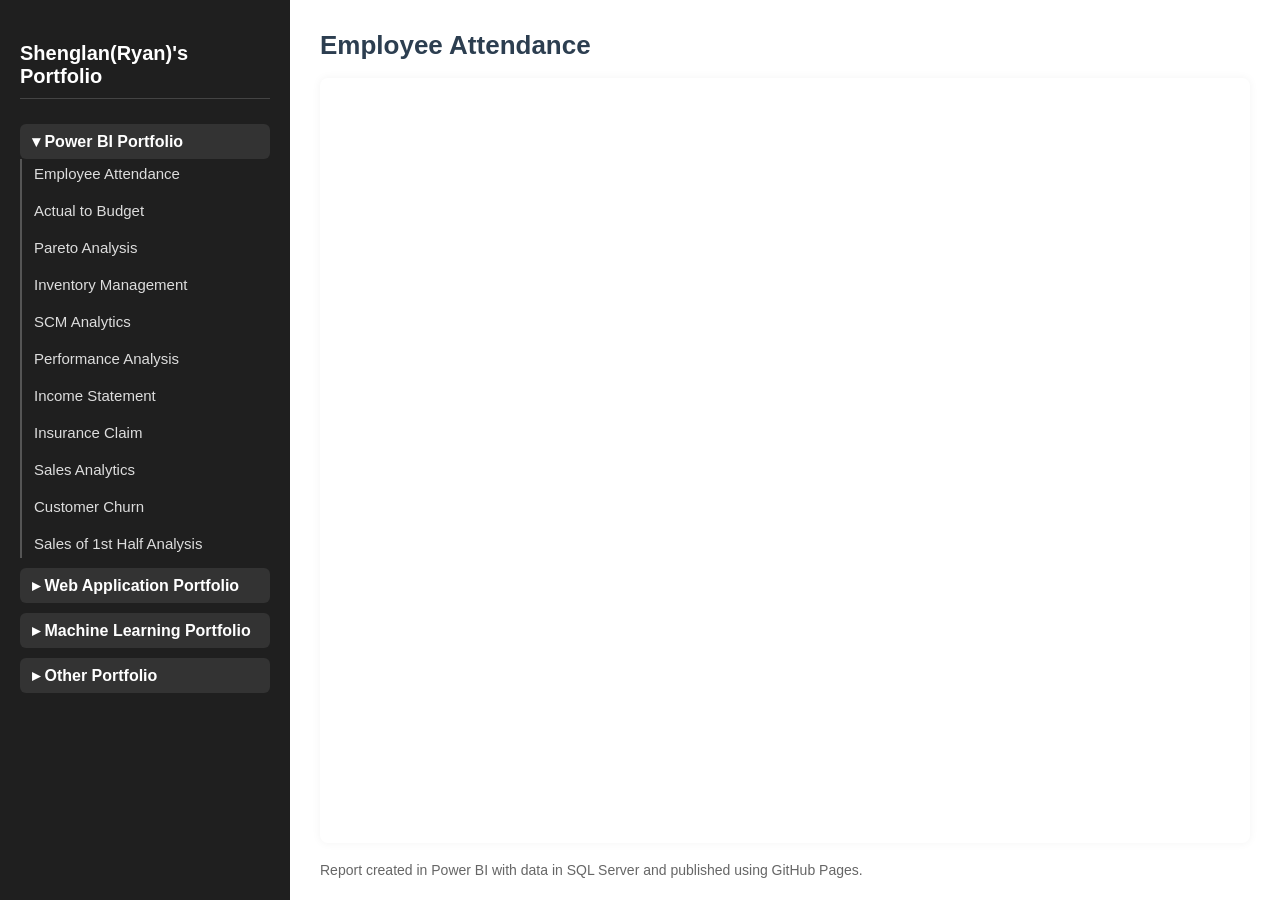
<file: index.html>
<!DOCTYPE html>
<html lang="en">
<head>
  <meta charset="UTF-8" />
  <title>Shenglan(Ryan)'s Portfolio</title>
  <link rel="stylesheet" href="style.css" />
</head>
<body>
  <div class="sidebar">
    <h2>Shenglan(Ryan)'s Portfolio</h2>
    <ul>
      <li>
        <span class="folder" onclick="toggleSection('powerbi-list')">▾ Power BI Portfolio</span>
        <ul class="submenu" id="powerbi-list">
           <li><a onclick="loadReport('Attendance')">Employee Attendance</a></li>
          <li><a onclick="loadReport('ActualtoBudget')">Actual to Budget</a></li>
           <li><a onclick="loadReport('ABCanalysis')">Pareto Analysis</a></li>
          <li><a onclick="loadReport('inventory')">Inventory Management</a></li>
          <li><a onclick="loadReport('SCManalytics')">SCM Analytics</a></li>
          <li><a onclick="loadReport('performanceanalysis')">Performance Analysis</a></li>
           <li><a onclick="loadReport('IncomeStatement')">Income Statement</a></li>
          <li><a onclick="loadReport('insuranceclaim')">Insurance Claim</a></li>
          <li><a onclick="loadReport('marketingcmp')">Sales Analytics</a></li>
          <li><a onclick="loadReport('churnrate')">Customer Churn</a></li>
          <li><a onclick="loadReport('halfyearsales')">Sales of 1st Half Analysis</a></li>
        </ul>
      </li>
      <li>
        <span class="folder" onclick="toggleSection('web-list')">▸ Web Application Portfolio</span>
        <ul class="submenu" id="web-list" style="display: none;">
          <li><em style="color: white;">Coming soon...</em></li>
        </ul>
      </li>
      <li>
        <span class="folder" onclick="toggleSection('ml-list')">▸ Machine Learning Portfolio</span>
        <ul class="submenu" id="ml-list" style="display: none;">
           <li><em style="color: white;">Coming soon...</em></li>
        </ul>
      </li>
      <li>
        <span class="folder" onclick="toggleSection('other-list')">▸ Other Portfolio</span>
        <ul class="submenu" id="other-list" style="display: none;">
           <li><em style="color: white;">Coming soon...</em></li>
        </ul>
      </li>
    </ul>
  </div>

  <div class="main">
    <h1 id="report-title">Employee Attendance</h1>
    <iframe id="report-frame"
      src="https://app.powerbi.com/view?r=eyJrIjoiYjM4ODE5NzgtNjczYS00ODBlLTliZTktNmZkYTE1OWQzMWNmIiwidCI6ImZmZGZhZmU0LWE0MDgtNDQ2MS1hNGI2LTcyNTNlMWU0Zjc0MiJ9"
      allowfullscreen></iframe>
    <p class="note">Report created in Power BI with data in SQL Server and published using GitHub Pages.</p>
  </div>

  <script>
    function loadReport(name) {
      const titles = {
        Attendance: "Employee Attendance",
        ABCanalysis:"Pareto Analysis",
        inventory:"Inventory Management",
        SCManalytics:"SCM Analytics",
        performanceanalysis: "Performance Analysis",
        IncomeStatement:"Income Statement",
        insuranceclaim :"Insurance Claim",
        marketingcmp: "Sales Analytics",
        churnrate: "Customer Churn",
        halfyearsales :"1st half sales analysis"
      };

      const links = {
        Attendance:"https://app.powerbi.com/view?r=eyJrIjoiYjM4ODE5NzgtNjczYS00ODBlLTliZTktNmZkYTE1OWQzMWNmIiwidCI6ImZmZGZhZmU0LWE0MDgtNDQ2MS1hNGI2LTcyNTNlMWU0Zjc0MiJ9",
        ActualtoBudget:"https://app.powerbi.com/view?r=eyJrIjoiODRhZjgwNDMtMjY1ZS00MjliLTg1OWQtMGRlMzQ2YzE0NzRjIiwidCI6ImZmZGZhZmU0LWE0MDgtNDQ2MS1hNGI2LTcyNTNlMWU0Zjc0MiJ9",
        ABCanalysis:"https://app.powerbi.com/view?r=eyJrIjoiMjQ5ZjcwNTktYjlmMy00ODllLThhYWYtNzU5ODViZWQ5YmQyIiwidCI6ImZmZGZhZmU0LWE0MDgtNDQ2MS1hNGI2LTcyNTNlMWU0Zjc0MiJ9",
        inventory:"https://app.powerbi.com/view?r=eyJrIjoiNjc1ODQxYWUtNGIyNy00ODNkLWIxNjAtNmE2ZTY1MWYwM2MyIiwidCI6ImEwMzA2YjMzLWMyNjUtNGFiYi05Mjg2LWY4YmRmNzE3M2FjNyJ9",
        SCManalytics: "https://app.powerbi.com/view?r=eyJrIjoiOWNiYjFjZWQtNTE3Yi00NDk4LThjNjUtZjg1ZTZkYTdkNmQ1IiwidCI6ImEwMzA2YjMzLWMyNjUtNGFiYi05Mjg2LWY4YmRmNzE3M2FjNyJ9&pageName=f8e360cd06abdc3a5ea2",
        performanceanalysis: "https://app.powerbi.com/view?r=eyJrIjoiYTQ2NDRjM2QtNTUyMi00N2UxLTk2NjktNjE3MzAxNDFlNmEzIiwidCI6IjUyMDk1N2MxLWZjZWQtNGM0Ny1iZWUwLTdjZjhiODhlZjZiZSJ9",
        IncomeStatement: "https://app.powerbi.com/view?r=eyJrIjoiYjhkMTYxYWEtZDYwOC00YzY2LWI2MzAtMzBmODczM2ZkNGVlIiwidCI6IjUyMDk1N2MxLWZjZWQtNGM0Ny1iZWUwLTdjZjhiODhlZjZiZSJ9",
        insuranceclaim: "https://app.powerbi.com/view?r=eyJrIjoiMDYzNmIxMGEtYTE4ZC00YzVlLThkZmQtMzNmNjJlNTQxOWU0IiwidCI6IjUyMDk1N2MxLWZjZWQtNGM0Ny1iZWUwLTdjZjhiODhlZjZiZSJ9",
        marketingcmp: "https://app.powerbi.com/view?r=eyJrIjoiMjQ5YzI5MTAtMDRmZS00MzBjLWI2ZDgtNmZhMTgxMDc0YzRmIiwidCI6IjUyMDk1N2MxLWZjZWQtNGM0Ny1iZWUwLTdjZjhiODhlZjZiZSJ9",
        churnrate: "https://app.powerbi.com/view?r=eyJrIjoiZDU4M2FhNWQtNjgwYS00MzhkLTkyODUtZTFjNDY0ZDljZDgyIiwidCI6IjUyMDk1N2MxLWZjZWQtNGM0Ny1iZWUwLTdjZjhiODhlZjZiZSJ9",
        halfyearsales: "https://app.powerbi.com/view?r=eyJrIjoiZjUyMDViOGMtOGFiYi00MjY4LWJiMjUtMTlkM2EyYzJjZDRlIiwidCI6IjUyMDk1N2MxLWZjZWQtNGM0Ny1iZWUwLTdjZjhiODhlZjZiZSJ9",
        
      };

      document.getElementById("report-frame").src = links[name];
      document.getElementById("report-title").innerText = titles[name];
    }

    function toggleSection(id) {
      const section = document.getElementById(id);
      const visible = section.style.display !== "none";
      section.style.display = visible ? "none" : "block";

      const folderText = section.previousElementSibling;
      if (folderText.textContent.includes("▾")) {
        folderText.textContent = folderText.textContent.replace("▾", "▸");
      } else {
        folderText.textContent = folderText.textContent.replace("▸", "▾");
      }
    }
  </script>
</body>
</html>
</file>
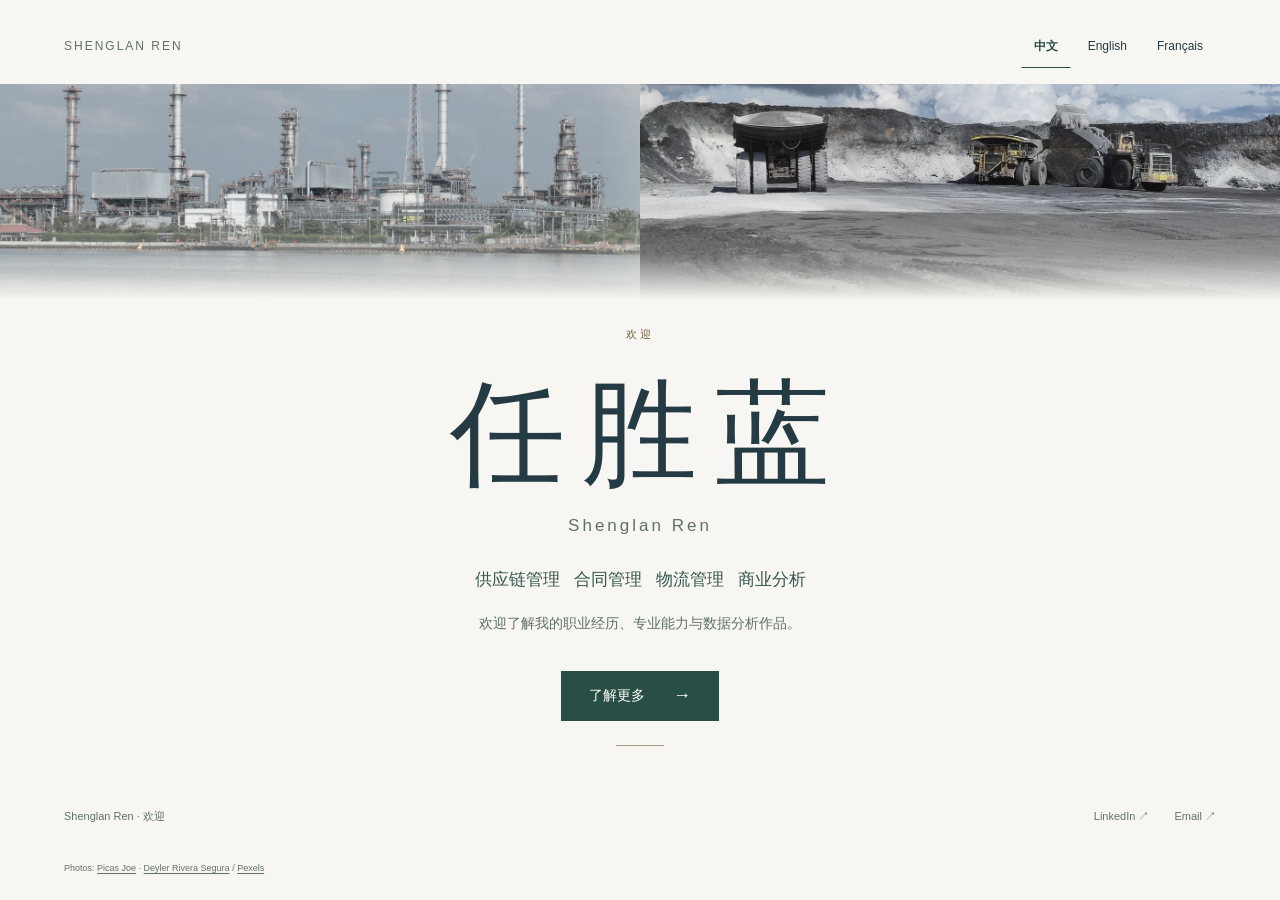
<file: profile/index.html>
<!doctype html><html lang="zh-CN"><head><meta charset="utf-8"><link rel="preload" as="image" href="assets/refinery-real.jpg"><meta name="viewport" content="width=device-width, initial-scale=1"><meta name="description" content="欢迎了解我的职业经历、专业能力与数据分析作品。"><title>任胜蓝 | 欢迎</title><style>*{box-sizing:border-box}html,body{margin:0;min-height:100%;background:#f7f6f2;color:#253b43}body{font-family:-apple-system,BlinkMacSystemFont,"PingFang SC","Microsoft YaHei",sans-serif;-webkit-font-smoothing:antialiased}.welcome{min-height:100svh;display:grid;grid-template-rows:auto 1fr auto;padding:24px clamp(24px,5vw,76px)}a{color:inherit;text-decoration:none}a:focus-visible{outline:2px solid #8b6e45;outline-offset:6px}.top{display:flex;justify-content:space-between;align-items:center;gap:20px}.wordmark{font-size:12px;letter-spacing:2px;color:#5b6d63}.languages{display:flex;gap:4px}.languages a{display:inline-flex;align-items:center;justify-content:center;min-height:44px;padding:6px 12px;font-size:12px;border:1px solid transparent}.languages a[aria-current="page"]{border-bottom-color:#284e45;color:#284e45;font-weight:600}.languages a:hover{background:#edf0e9}.hero{text-align:center;max-width:1050px;width:100%;margin:auto;padding:64px 0 72px}.eyebrow{font-size:11px;text-transform:uppercase;letter-spacing:3px;color:#756044;margin:0 0 28px}h1{font-size:clamp(56px,9vw,116px);font-weight:450;letter-spacing:-3px;line-height:1.1;margin:0 0 20px}html[lang="zh-CN"] h1{letter-spacing:.15em;padding-left:.15em;font-weight:500}.other{font-size:17px;letter-spacing:3px;color:#617568;margin:0 0 28px}.tag{font-size:clamp(14px,2vw,19px);font-weight:500;margin:0 0 14px;color:#36574b}.description{font-size:14px;line-height:1.8;color:#607168;max-width:560px;margin:0 auto}.enter{display:inline-flex;align-items:center;justify-content:center;gap:28px;min-height:50px;padding:12px 27px;margin-top:35px;background:#284e45;border:1px solid #284e45;color:white;font-size:14px;transition:background .18s}.enter:hover{background:#173c33}.enter span{font-size:18px}.bottom{display:flex;justify-content:space-between;align-items:center;gap:20px;padding-top:18px;border-top:1px solid #cbd3cd;font-size:11px;color:#607168}.bottom a{display:inline-flex;align-items:center;min-height:44px}.socials{display:flex;gap:25px}@media(max-width:600px){.welcome{padding:17px 22px}.top{align-items:flex-start;flex-wrap:wrap;gap:8px}.wordmark{display:none}.languages{margin-left:auto}.hero{padding:54px 0 60px}h1{font-size:clamp(44px,12vw,70px);letter-spacing:-1.5px}.eyebrow{font-size:10px;letter-spacing:2px}.other{font-size:14px}.tag{line-height:1.7}.description{font-size:13px}.bottom{flex-wrap:wrap;gap:2px}.socials{gap:22px}.enter{margin-top:29px}.bottom>span{font-size:10px}}@media(prefers-reduced-motion:reduce){.enter{transition:none}}
/* Welcome motion: finite entrance sequence, subtle interaction */
@keyframes reveal{from{opacity:0;transform:translateY(16px)}to{opacity:1;transform:translateY(0)}}
@keyframes nameReveal{from{opacity:0;transform:translateY(22px);filter:blur(5px)}to{opacity:1;transform:translateY(0);filter:blur(0)}}
@keyframes lineReveal{from{transform:scaleX(0);opacity:0}to{transform:scaleX(1);opacity:1}}
@media(prefers-reduced-motion:no-preference){
.top{animation:reveal .7s cubic-bezier(.2,.7,.2,1) both}
.hero .eyebrow{animation:reveal .7s .12s both}
.hero h1{animation:nameReveal 1.15s .23s cubic-bezier(.16,1,.3,1) both}
.hero .other{animation:reveal .85s .42s both}
.hero .tag{animation:reveal .85s .54s both}
.hero .description{animation:reveal .85s .64s both}
.hero .enter{animation:reveal .85s .76s both}
.bottom{animation:reveal .8s .88s both}
.hero:after{content:"";display:block;width:48px;height:1px;margin:35px auto 0;background:#a49a7f;transform-origin:center;animation:lineReveal 1.1s .95s cubic-bezier(.2,.7,.2,1) both}
.enter span{transition:transform .25s ease}.enter:hover span,.enter:focus-visible span{transform:translateX(5px)}
.languages a,.socials a{transition:color .2s ease,background .2s ease}
}
@media(prefers-reduced-motion:reduce){*,*:before,*:after{animation:none!important;transition:none!important}}


/* Shared portfolio palette: ivory, forest green and muted gold */
html,body{background:#f7f6f2;color:#253b43}.welcome{background:#f7f6f2;isolation:isolate;overflow:hidden;position:relative}
.welcome:before,.welcome:after{display:none}
.wordmark,.other,.description,.bottom{color:#607168}.eyebrow{color:#756044}.tag{color:#36574b}
.languages a[aria-current="page"]{border-bottom-color:#284e45;color:#284e45}.languages a:hover{background:#edf0e9}
.enter{background:#284e45;border-color:#284e45;color:#fff}.enter:hover{background:#173c33}.bottom{border-top-color:#cbd3cd}.hero:after{background:#a49a7f!important}.welcome a:focus-visible{outline-color:#8b6e45}
.industry-strip{height:clamp(120px,20vh,210px);background:#dde1d8;position:relative;overflow:hidden;border-top:1px solid #cbd3cd;border-bottom:1px solid #cbd3cd}
.industry-strip img{display:block;width:100%;height:100%;object-fit:cover;object-position:center 57%;filter:saturate(.45)}
.industry-strip:after{content:"";position:absolute;inset:0;background:rgba(31,57,48,.15);pointer-events:none}
.welcome{grid-template-rows:auto 1fr auto auto}.hero{padding:44px 0 38px}.hero:after{margin-top:24px!important}.industry-strip{margin:0 calc(-1 * clamp(24px,5vw,76px))}.bottom{border-top:0;padding-top:10px}
@media(max-width:600px){.hero{padding:40px 0 34px}.industry-strip{margin:0 -22px;height:125px}.industry-strip img{object-position:center 56%}.bottom{padding-top:8px}.hero h1{font-size:clamp(44px,12vw,70px)}}

/* Real industry photography at the top of the welcome page */
.welcome{grid-template-rows:auto auto 1fr auto}.industry-strip{display:grid;grid-template-columns:1fr 1fr;height:clamp(160px,24vh,260px);gap:3px;margin-top:16px}.industry-strip img{min-width:0;object-position:center 43%;filter:saturate(.7)}.industry-strip img+img{object-position:center 85%}.industry-strip:after{background:rgba(31,57,48,.06)}.hero{padding:32px 0}.photo-credits{font-size:9px;line-height:1.7;color:#637168;margin:2px 0 0}.photo-credits a{min-height:0;display:inline;text-decoration:underline;text-underline-offset:2px}.bottom{align-items:center;flex-wrap:wrap}.bottom .photo-credits{flex-basis:100%}@media(max-width:600px){.industry-strip{height:160px;margin-top:8px}.hero{padding:34px 0}.photo-credits{font-size:8px}.welcome{min-height:100svh}}
.tag{max-width:850px;margin-inline:auto;text-wrap:balance;line-height:1.9;font-size:clamp(13px,1.7vw,17px)}@media(max-width:600px){.tag{max-width:330px;font-size:13px}}.tag,.position{display:flex;flex-wrap:wrap;gap:0 14px}.tag{justify-content:center}.tag span,.position span{white-space:nowrap}
/* Blend the photographic banner into the portfolio surface. */
.industry-strip{border:0;gap:0;isolation:isolate;grid-template-rows:minmax(0,1fr)}.industry-strip img{min-height:0;max-height:100%}.industry-strip img{filter:saturate(.6) contrast(.94)}.industry-strip:after{background:linear-gradient(to bottom,rgba(247,246,242,.05) 0%,rgba(247,246,242,.02) 52%,rgba(247,246,242,.32) 79%,#f7f6f2 100%)}.hero{padding-top:20px}.industry-strip img:first-child{mask-image:linear-gradient(to right,#000 0%,#000 94%,rgba(0,0,0,.8) 100%)}@media(max-width:600px){.hero{padding-top:23px}.industry-strip:after{background:linear-gradient(to bottom,transparent 48%,rgba(247,246,242,.35) 79%,#f7f6f2 100%)}}
</style></head><body><div class="welcome"><header class="top"><span class="wordmark">SHENGLAN REN</span><nav class="languages" aria-label="Language"><a href="index.html" lang="zh-CN" hreflang="zh-CN" aria-current="page">中文</a><a href="en.html" lang="en" hreflang="en">English</a><a href="fr.html" lang="fr" hreflang="fr">Français</a></nav></header><div class="industry-strip"><img src="assets/refinery-real.jpg" alt="Oil refinery beside a waterfront" width="1400" height="933" decoding="async"><img src="assets/mining-real.jpg" alt="Haul trucks and a loader at an open-pit mine" width="1400" height="1050" decoding="async"></div><main class="hero"><p class="eyebrow">欢迎</p><h1>任胜蓝</h1><p class="other">Shenglan Ren</p><p class="tag"><span>供应链管理</span><span>合同管理</span><span>物流管理</span><span>商业分析</span></p><p class="description">欢迎了解我的职业经历、专业能力与数据分析作品。</p><a class="enter" href="about.html">了解更多<span aria-hidden="true">→</span></a></main><footer class="bottom"><span>Shenglan Ren · 欢迎</span><div class="socials"><a href="https://www.linkedin.com/in/renshenglan/" target="_blank" rel="noopener noreferrer">LinkedIn ↗</a><a href="mailto:dulaclyon07@gmail.com">Email ↗</a></div><p class="photo-credits">Photos: <a href="https://www.pexels.com/photo/oil-refinery-near-water-11347815/" target="_blank" rel="noopener noreferrer">Picas Joe</a> · <a href="https://www.pexels.com/photo/open-pit-mine-with-heavy-excavation-machinery-29506757/" target="_blank" rel="noopener noreferrer">Deyler Rivera Segura</a> / <a href="https://www.pexels.com/license/" target="_blank" rel="noopener noreferrer">Pexels</a></p></footer></div></body></html>
</file>
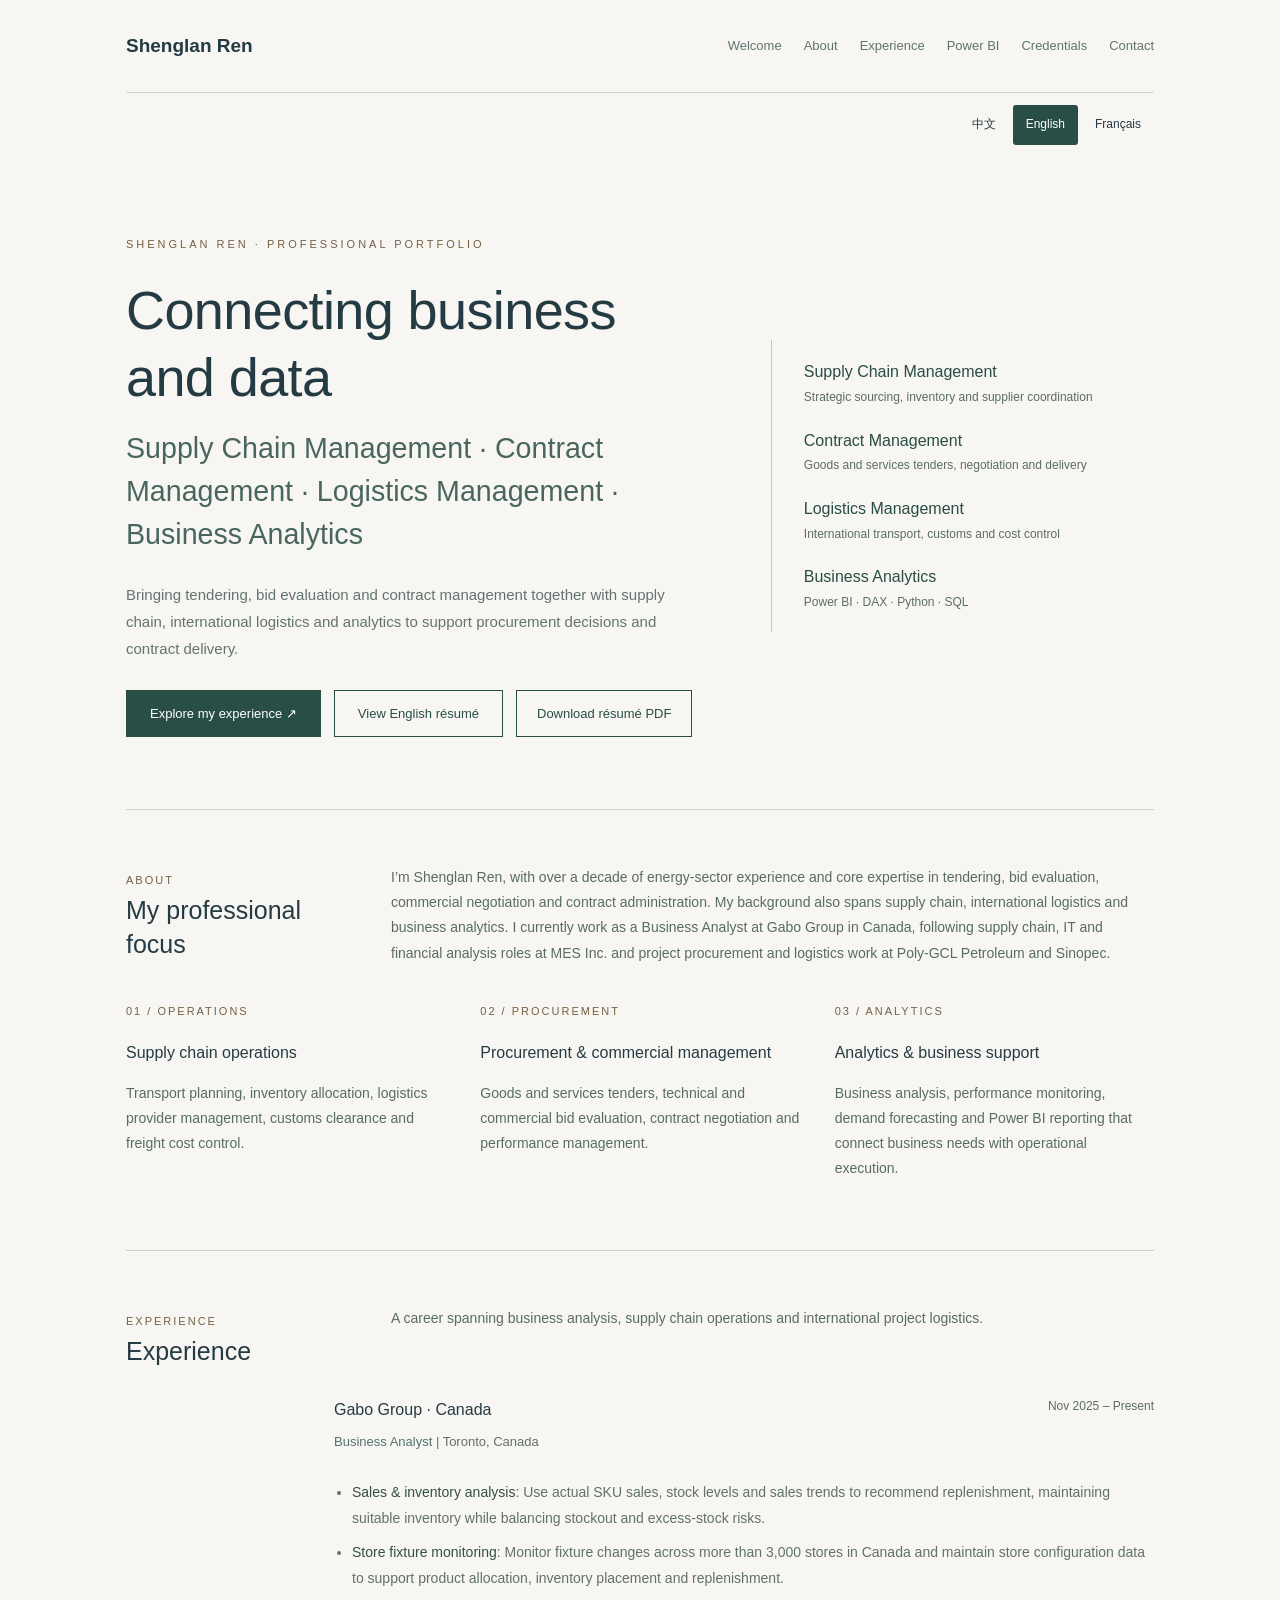
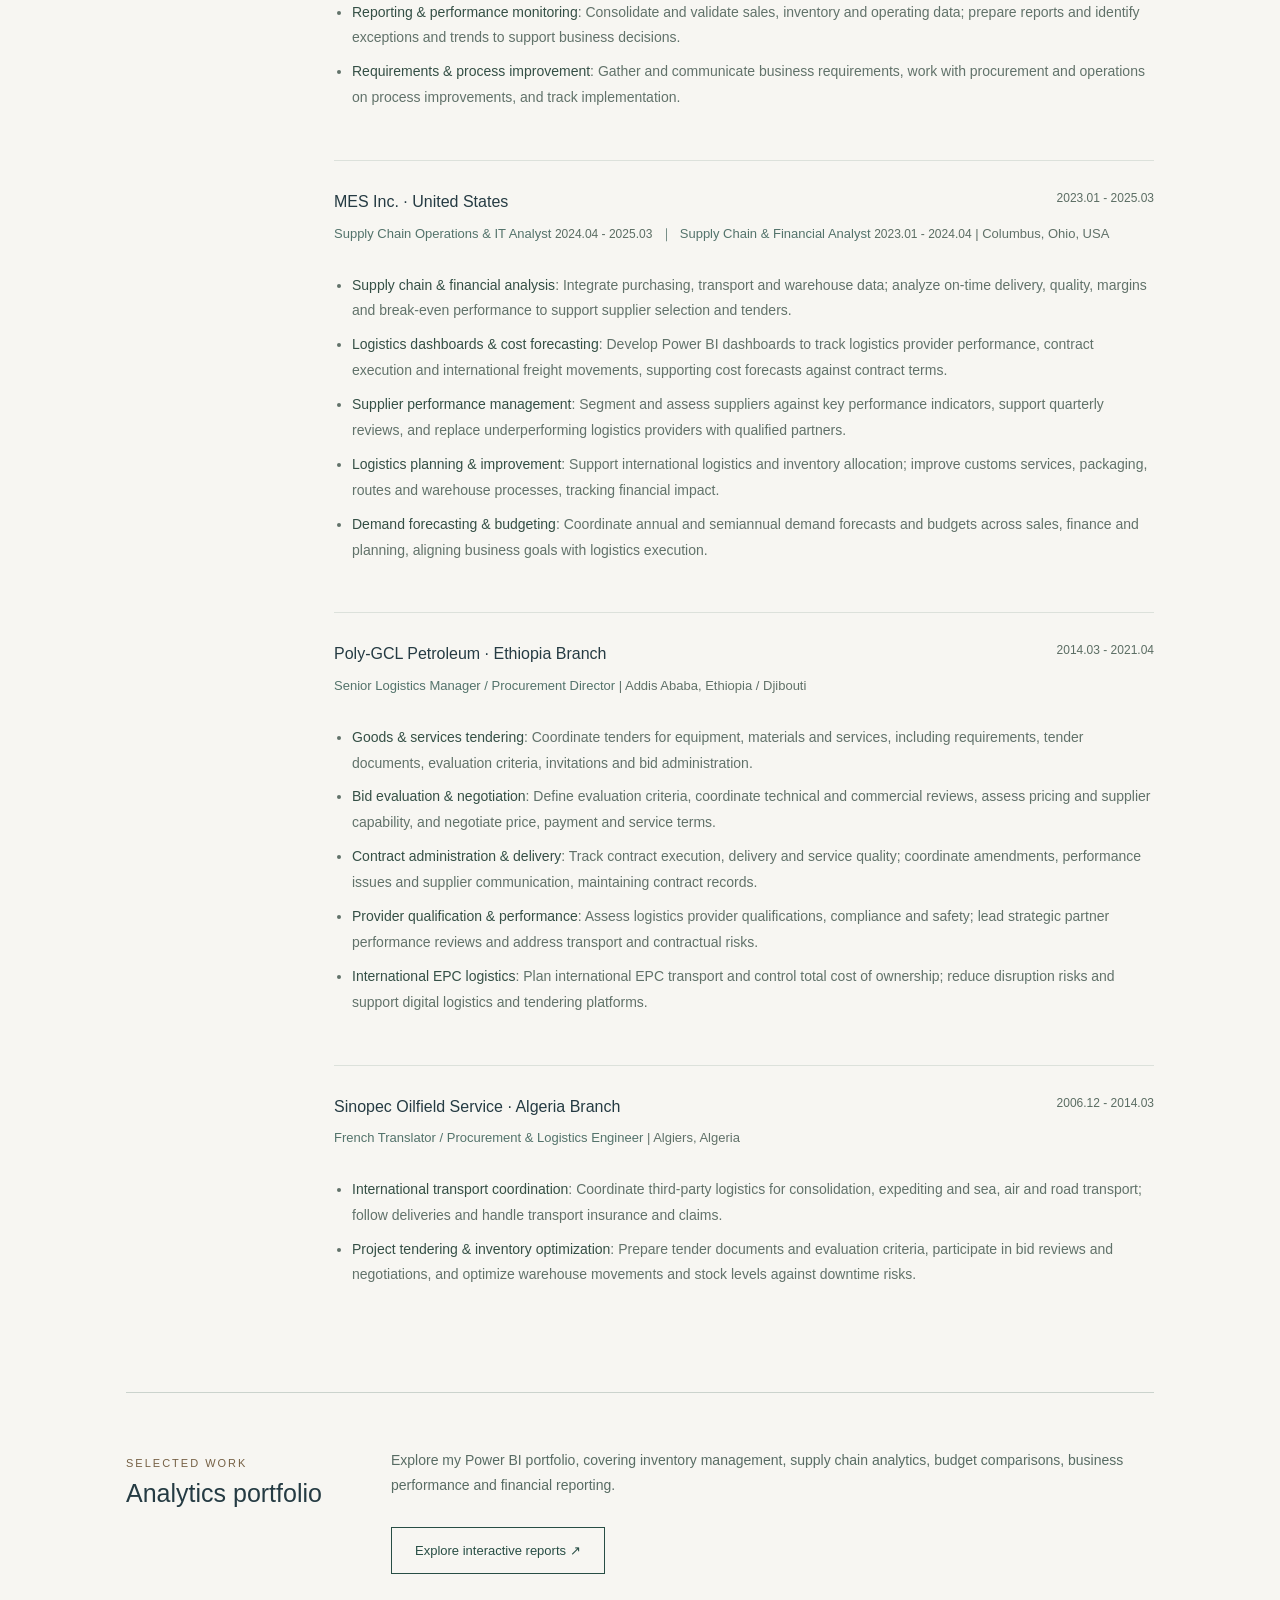
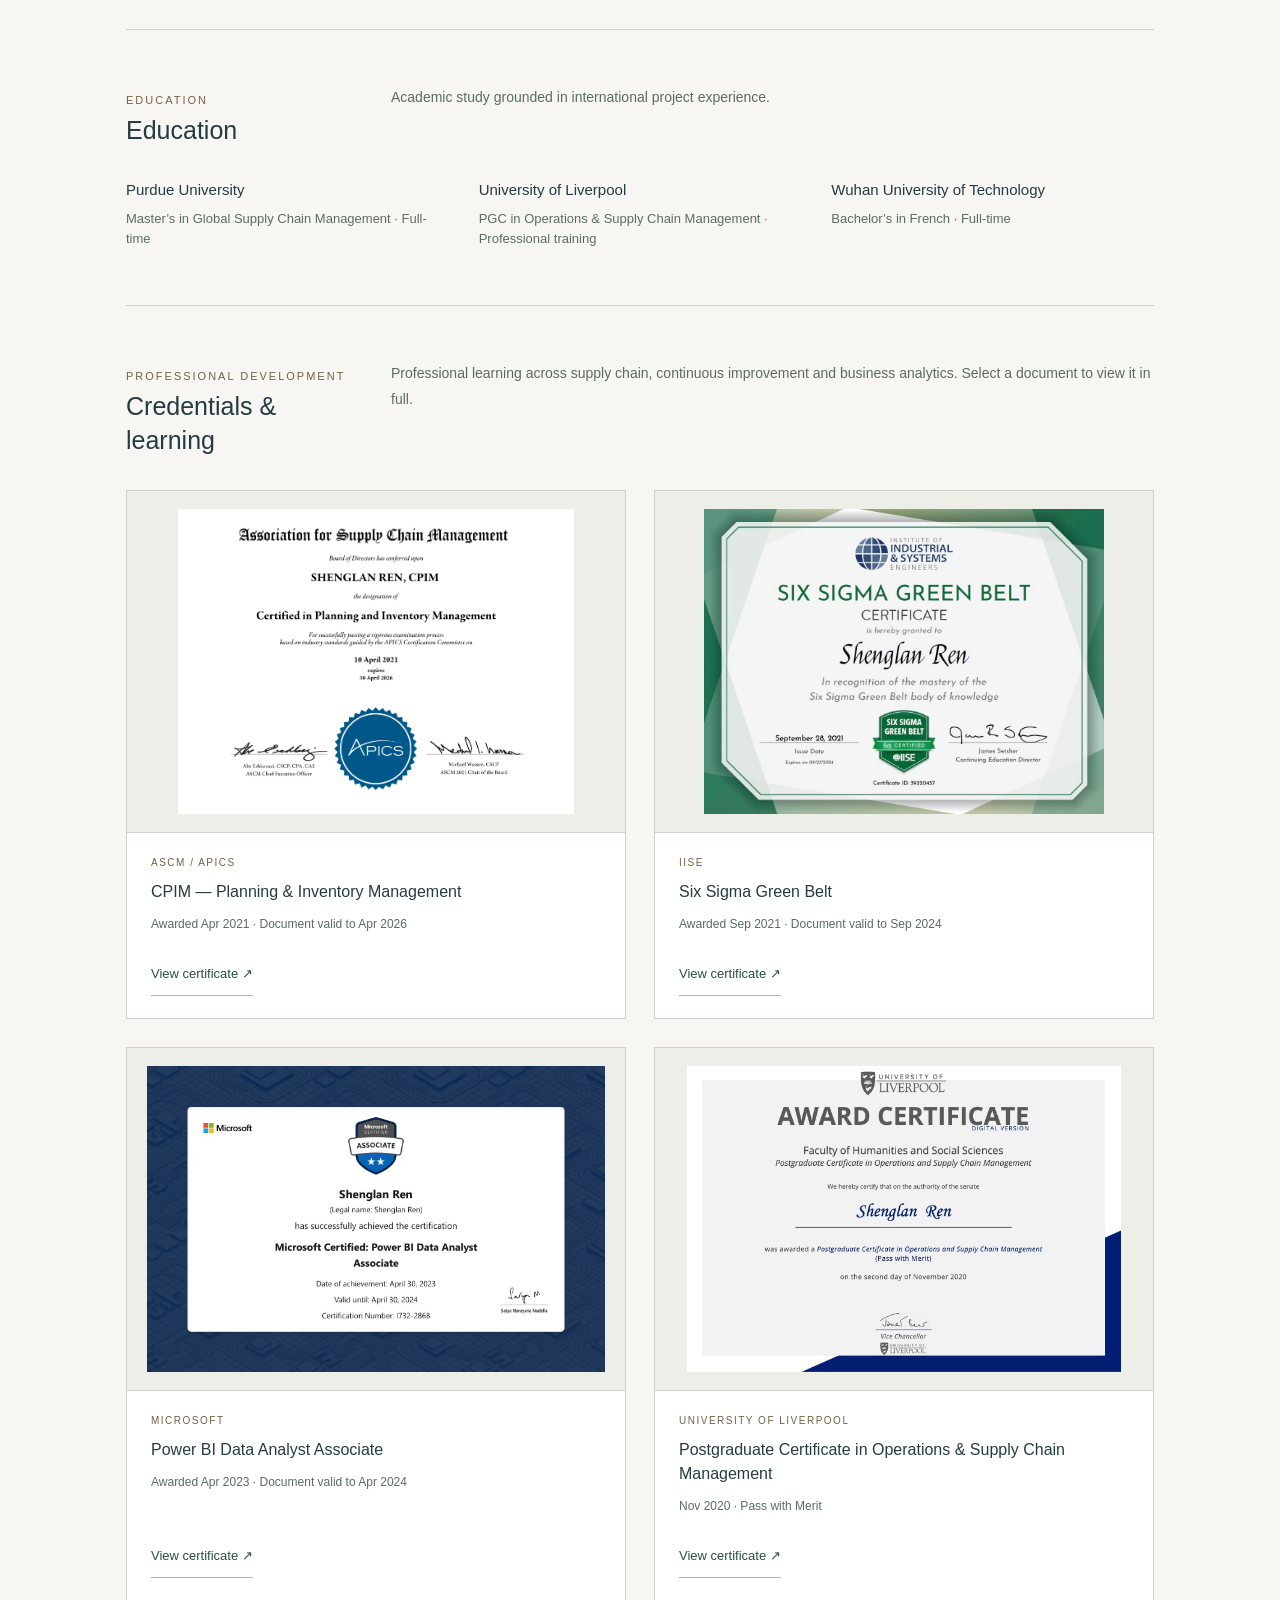
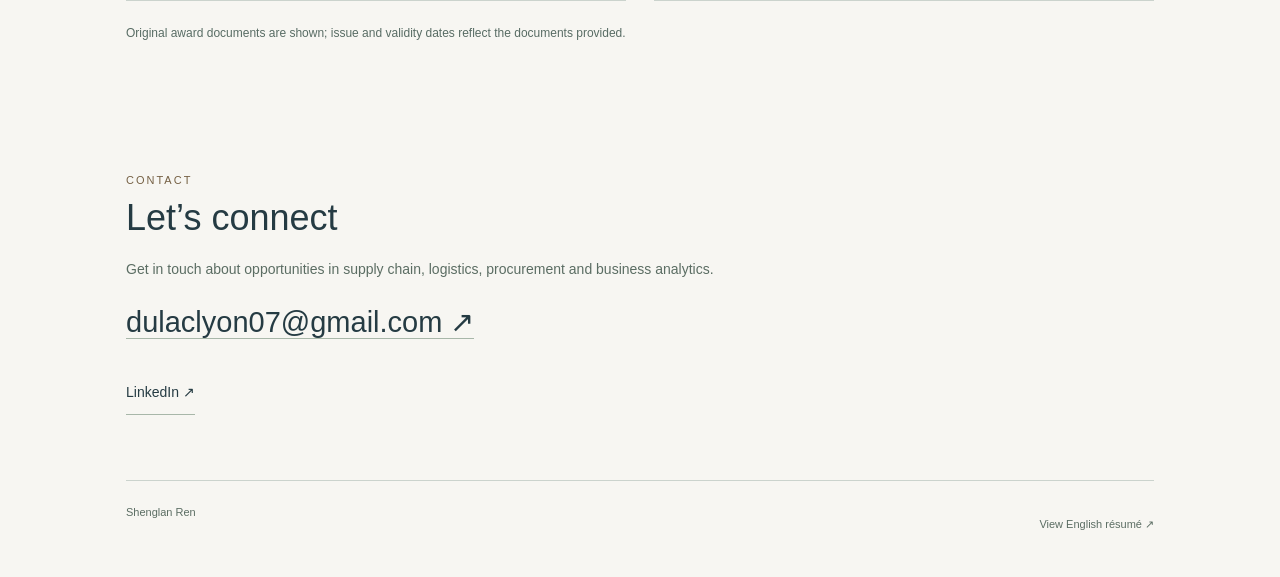
<file: profile/about-en.html>
<!doctype html>
<html lang="en"><head><meta charset="utf-8"><meta name="viewport" content="width=device-width, initial-scale=1"><meta name="description" content="Shenglan Ren · Supply chain, procurement, international logistics and business analytics."><title>Shenglan Ren | Professional Profile</title><style>*{box-sizing:border-box}html{scroll-behavior:smooth}body{margin:0;background:#f7f6f2;color:#253b43;font-family:-apple-system,BlinkMacSystemFont,"PingFang SC","Microsoft YaHei",sans-serif;line-height:1.8}a{color:inherit;text-decoration:none}a:focus-visible{outline:2px solid #a36c44;outline-offset:5px}.wrap{max-width:1100px;margin:auto;padding:0 36px}nav{display:flex;align-items:center;justify-content:space-between;padding:24px 0;border-bottom:1px solid #ced6d3}.brand{font-size:19px;font-weight:600;letter-spacing:2px}.navlinks{display:flex;gap:28px;font-size:13px;color:#60746f}header{padding:90px 0 72px;display:grid;grid-template-columns:1.5fr 1fr;gap:70px;align-items:center}.eyebrow{font-size:11px;letter-spacing:3px;text-transform:uppercase;color:#817054;margin:0 0 22px}h1{font-weight:500;font-size:clamp(40px,5.8vw,66px);line-height:1.25;letter-spacing:-1px;margin:0 0 25px}h1 span{display:block;font-size:.55em;letter-spacing:3px;margin-top:15px;color:#49665e}.intro{max-width:560px;color:#63736f;font-size:15px}.actions{display:flex;gap:13px;margin-top:28px;flex-wrap:wrap}.button{display:inline-block;padding:11px 23px;background:#284e45;color:#fff;font-size:13px;border:1px solid #284e45}.button.secondary{background:transparent;color:#284e45}.profile{padding:32px 0 32px 32px;border-left:1px solid #bfc9c2}.profile p{font-size:12px;color:#6f7c73;margin:0 0 23px}.profile strong{display:block;font-size:18px;font-weight:500;color:#294d43}.section{padding:55px 0;border-top:1px solid #cbd3cd;scroll-margin-top:25px}.section-head{display:grid;grid-template-columns:230px 1fr;gap:35px}h2{font-size:25px;font-weight:500;letter-spacing:2px;margin:0}.sub{font-size:11px;letter-spacing:2px;color:#8a775d;text-transform:uppercase}.bodycopy{margin:0;color:#586c64;font-size:14px}.expertise{display:grid;grid-template-columns:repeat(3,1fr);gap:35px;margin-top:30px}.expertise h3{font-size:16px;font-weight:500}.expertise p{font-size:13px;color:#687a73}.num{color:#9a8263;font-size:11px;letter-spacing:2px}.job{display:grid;grid-template-columns:1fr;max-width:820px;margin-left:auto;padding:27px 0;border-bottom:1px solid #dce1db}.job:last-child{border:0}.job-top{display:flex;justify-content:space-between;gap:20px}.company{font-size:17px;font-weight:500;margin:0}.dates{font-size:12px;color:#7b8375;white-space:nowrap}.role{font-size:12px;color:#53736b;margin:5px 0}ul{padding-left:18px;font-size:13px;color:#61726a}li{margin:8px 0}li strong{font-weight:500;color:#344f45}.education{display:grid;grid-template-columns:1fr 1fr;gap:60px}.education section{margin:0}.education h2{font-size:23px;margin-bottom:24px}.record{font-size:14px;margin:0 0 20px}.record strong{font-weight:500}.detail{font-size:12px;color:#758078}.contact-block{padding:65px 0}.contact-block h2{font-size:36px;margin-bottom:15px}.contact-block p{font-size:14px;color:#718077}.email{font-size:clamp(17px,3vw,29px);border-bottom:1px solid #a8b7a9}footer{padding:22px 0 30px;border-top:1px solid #cbd3cd;font-size:11px;color:#7a867d;display:flex;justify-content:space-between}@media(max-width:760px){.wrap{padding:0 23px}header{grid-template-columns:1fr;gap:28px;padding:50px 0}.profile{display:none}.navlinks{gap:16px;font-size:12px}.section-head{grid-template-columns:1fr;gap:18px}.expertise{grid-template-columns:1fr;gap:10px}.education{grid-template-columns:1fr;gap:25px}.job-top{display:block}.company{font-size:16px}.job{padding:23px 0}.section{padding:36px 0}h1{font-size:42px}.brand{font-size:16px}footer{gap:20px}}@media(prefers-reduced-motion:reduce){html{scroll-behavior:auto}}
/* Review pass 1: readability, navigation and keyboard access */
.skip-link{position:absolute;left:20px;top:-70px;background:#284e45;color:#fff;padding:10px 18px;z-index:10}.skip-link:focus{top:10px}
.navlinks a{display:inline-flex;align-items:center;min-height:44px}.brand{display:inline-flex;align-items:center;min-height:44px}.navlinks{align-items:center}
.sub,.num,.eyebrow{color:#756044}.dates,.detail,.record .detail,.profile p,.contact-block p,footer{color:#5b6d63}
ul{font-size:14px;line-height:1.85}.role{font-size:13px}.record{font-size:14px}.detail{font-size:13px}
.section-head>div,.section-head>p,.job-top>*{min-width:0}.company{text-wrap:balance}.email{overflow-wrap:anywhere}
footer a{display:inline-flex;align-items:center;min-height:44px}
@media(max-width:760px){nav{flex-wrap:wrap;gap:4px 18px;padding:14px 0}.navlinks{gap:18px;flex-wrap:wrap}.navlinks a{font-size:13px}.section-head h2{font-size:24px}.job-top .dates{display:block;margin-top:5px}ul{font-size:14px}.role{font-size:13px}.profile{display:none}}
@media(max-width:380px){.navlinks{width:100%;justify-content:space-between;gap:8px}.wrap{padding-inline:20px}h1{font-size:36px}.actions .button{padding:11px 17px}}

.languages{display:flex;justify-content:flex-end;gap:4px;padding:12px 0 0}.languages a{display:inline-flex;align-items:center;justify-content:center;min-height:40px;padding:4px 12px;font-size:12px;border:1px solid transparent;border-radius:3px}.languages a[aria-current="page"]{background:#284e45;color:#fff}.languages a:hover{border-color:#9caf9f}.social-links{display:flex;gap:16px;margin-top:22px}.social-links a{display:inline-flex;min-height:44px;align-items:center;border-bottom:1px solid #a8b7a9;font-size:14px}html:not([lang="zh-CN"]) h1{font-size:clamp(36px,4.5vw,54px);letter-spacing:-.6px}html:not([lang="zh-CN"]) h1 span{letter-spacing:0;font-size:.53em;line-height:1.5}html:not([lang="zh-CN"]) h2{letter-spacing:0;line-height:1.35}html:not([lang="zh-CN"]) .company{font-size:16px}html:not([lang="zh-CN"]) .brand{letter-spacing:0}html:not([lang="zh-CN"]) .role .dates{white-space:normal}html:not([lang="zh-CN"]) .section-head{grid-template-columns:230px minmax(0,1fr)}
@media(max-width:760px){.languages{justify-content:flex-start;padding-top:9px}html:not([lang="zh-CN"]) .section-head{grid-template-columns:1fr}html:not([lang="zh-CN"]) h1{font-size:38px}html:not([lang="zh-CN"]) .navlinks{column-gap:18px;row-gap:0}html:not([lang="zh-CN"]) .brand{font-size:18px}}
.profile{padding-block:18px}.profile p{margin-bottom:18px}.profile p:last-child{margin-bottom:0}.profile strong{font-size:16px}h1>span{font-size:.38em;line-height:1.65;letter-spacing:0}.office-location{font-size:11px;line-height:1.5;color:#607168;margin:3px 0 2px}@media print{.office-location{font-size:9px}}@media(max-width:650px){.office-location{font-size:11px}}.role-location{font-weight:400;color:#607168;font-size:inherit}.pdf-download{display:inline-flex;align-items:center;min-height:44px;padding:10px 20px;border:1px solid #284e45;color:#284e45;font-size:13px}.pdf-download:hover{background:#e8ece4}</style><link rel="stylesheet" href="assets/profile-refinements.css"></head><body><a class="skip-link" href="#main">Skip to main content</a><div class="wrap"><nav aria-label="Main navigation"><a class="brand" href="en.html" aria-label="Back to welcome">Shenglan Ren</a><div class="navlinks"><a href="en.html">Welcome</a><a href="#about">About</a><a href="#experience">Experience</a><a href="https://dulaclyon.github.io/portfolio/">Power BI</a><a href="#credentials">Credentials</a><a href="#contact">Contact</a></div></nav><div class="languages" role="navigation" aria-label="Language selection"><a href="about.html" lang="zh-CN" hreflang="zh-CN">中文</a><a href="about-en.html" lang="en" hreflang="en" aria-current="page">English</a><a href="about-fr.html" lang="fr" hreflang="fr">Français</a></div><main id="main" tabindex="-1"><header><div><p class="eyebrow">Shenglan Ren · Professional Portfolio</p><h1>Connecting business and data<span>Supply Chain Management · Contract Management · Logistics Management · Business Analytics</span></h1><p class="intro">Bringing tendering, bid evaluation and contract management together with supply chain, international logistics and analytics to support procurement decisions and contract delivery.</p><div class="actions"><a class="button" href="#experience">Explore my experience ↗</a><a class="button secondary" href="resume-en.html">View English résumé</a><a class="pdf-download" href="assets/Shenglan_Ren_CV_EN.pdf" download="Shenglan_Ren_CV_EN.pdf">Download résumé PDF</a></div></div><aside class="profile" aria-label="Areas of expertise"><p><strong>Supply Chain Management</strong>Strategic sourcing, inventory and supplier coordination</p><p><strong>Contract Management</strong>Goods and services tenders, negotiation and delivery</p><p><strong>Logistics Management</strong>International transport, customs and cost control</p><p><strong>Business Analytics</strong>Power BI · DAX · Python · SQL</p></aside></header><section class="section" id="about"><div class="section-head"><div><span class="sub">About</span><h2>My professional focus</h2></div><p class="bodycopy">I’m Shenglan Ren, with over a decade of energy-sector experience and core expertise in tendering, bid evaluation, commercial negotiation and contract administration. My background also spans supply chain, international logistics and business analytics. I currently work as a Business Analyst at Gabo Group in Canada, following supply chain, IT and financial analysis roles at MES Inc. and project procurement and logistics work at Poly-GCL Petroleum and Sinopec.</p></div><div class="expertise"><article><span class="num">01 / OPERATIONS</span><h3>Supply chain operations</h3><p>Transport planning, inventory allocation, logistics provider management, customs clearance and freight cost control.</p></article><article><span class="num">02 / PROCUREMENT</span><h3>Procurement &amp; commercial management</h3><p>Goods and services tenders, technical and commercial bid evaluation, contract negotiation and performance management.</p></article><article><span class="num">03 / ANALYTICS</span><h3>Analytics &amp; business support</h3><p>Business analysis, performance monitoring, demand forecasting and Power BI reporting that connect business needs with operational execution.</p></article></div></section><section class="section" id="experience"><div class="section-head"><div><span class="sub">Experience</span><h2>Experience</h2></div><p class="bodycopy">A career spanning business analysis, supply chain operations and international project logistics.</p></div><article class="job"><div class="job-top"><h3 class="company">Gabo Group · Canada</h3><span class="dates">Nov 2025 – Present</span></div>
<p class="role">Business Analyst <span class="role-location"> | Toronto, Canada</span></p>
<ul>
<li><strong>Sales &amp; inventory analysis</strong>: Use actual SKU sales, stock levels and sales trends to recommend replenishment, maintaining suitable inventory while balancing stockout and excess-stock risks.</li>
<li><strong>Store fixture monitoring</strong>: Monitor fixture changes across more than 3,000 stores in Canada and maintain store configuration data to support product allocation, inventory placement and replenishment.</li>
<li><strong>Reporting &amp; performance monitoring</strong>: Consolidate and validate sales, inventory and operating data; prepare reports and identify exceptions and trends to support business decisions.</li>
<li><strong>Requirements &amp; process improvement</strong>: Gather and communicate business requirements, work with procurement and operations on process improvements, and track implementation.</li>
</ul>
</article><article class="job"><div class="job-top"><h3 class="company">MES Inc. · United States</h3><span class="dates">2023.01 - 2025.03</span></div>
<p class="role">Supply Chain Operations &amp; IT Analyst <span class="dates">2024.04 - 2025.03</span>  ｜  Supply Chain &amp; Financial Analyst <span class="dates">2023.01 - 2024.04</span> <span class="role-location"> | Columbus, Ohio, USA</span></p>
<ul>
<li><strong>Supply chain &amp; financial analysis</strong>: Integrate purchasing, transport and warehouse data; analyze on-time delivery, quality, margins and break-even performance to support supplier selection and tenders.</li>
<li><strong>Logistics dashboards &amp; cost forecasting</strong>: Develop Power BI dashboards to track logistics provider performance, contract execution and international freight movements, supporting cost forecasts against contract terms.</li>
<li><strong>Supplier performance management</strong>: Segment and assess suppliers against key performance indicators, support quarterly reviews, and replace underperforming logistics providers with qualified partners.</li>
<li><strong>Logistics planning &amp; improvement</strong>: Support international logistics and inventory allocation; improve customs services, packaging, routes and warehouse processes, tracking financial impact.</li>
<li><strong>Demand forecasting &amp; budgeting</strong>: Coordinate annual and semiannual demand forecasts and budgets across sales, finance and planning, aligning business goals with logistics execution.</li>
</ul>
</article><article class="job"><div class="job-top"><h3 class="company">Poly-GCL Petroleum · Ethiopia Branch</h3><span class="dates">2014.03 - 2021.04</span></div>
<p class="role">Senior Logistics Manager / Procurement Director <span class="role-location"> | Addis Ababa, Ethiopia / Djibouti</span></p>
<ul>
<li><strong>Goods &amp; services tendering</strong>: Coordinate tenders for equipment, materials and services, including requirements, tender documents, evaluation criteria, invitations and bid administration.</li>
<li><strong>Bid evaluation &amp; negotiation</strong>: Define evaluation criteria, coordinate technical and commercial reviews, assess pricing and supplier capability, and negotiate price, payment and service terms.</li>
<li><strong>Contract administration &amp; delivery</strong>: Track contract execution, delivery and service quality; coordinate amendments, performance issues and supplier communication, maintaining contract records.</li>
<li><strong>Provider qualification &amp; performance</strong>: Assess logistics provider qualifications, compliance and safety; lead strategic partner performance reviews and address transport and contractual risks.</li>
<li><strong>International EPC logistics</strong>: Plan international EPC transport and control total cost of ownership; reduce disruption risks and support digital logistics and tendering platforms.</li>
</ul>
</article><article class="job"><div class="job-top"><h3 class="company">Sinopec Oilfield Service · Algeria Branch</h3><span class="dates">2006.12 - 2014.03</span></div>
<p class="role">French Translator / Procurement &amp; Logistics Engineer <span class="role-location"> | Algiers, Algeria</span></p>
<ul>
<li><strong>International transport coordination</strong>: Coordinate third-party logistics for consolidation, expediting and sea, air and road transport; follow deliveries and handle transport insurance and claims.</li>
<li><strong>Project tendering &amp; inventory optimization</strong>: Prepare tender documents and evaluation criteria, participate in bid reviews and negotiations, and optimize warehouse movements and stock levels against downtime risks.</li>
</ul>
</article></section><section class="section" id="work"><div class="section-head"><div><span class="sub">Selected work</span><h2>Analytics portfolio</h2></div><div><p class="bodycopy">Explore my Power BI portfolio, covering inventory management, supply chain analytics, budget comparisons, business performance and financial reporting.</p><div class="actions"><a class="button secondary" href="https://dulaclyon.github.io/portfolio/">Explore interactive reports ↗</a></div></div></div></section><section class="section" id="education"><div class="section-head"><div><span class="sub">Education</span><h2>Education</h2></div><p class="bodycopy">Academic study grounded in international project experience.</p></div><div class="education-records"><p class="record"><strong>Purdue University</strong><br><span class="detail">Master’s in Global Supply Chain Management · Full-time</span></p>
<p class="record"><strong>University of Liverpool</strong><br><span class="detail">PGC in Operations &amp; Supply Chain Management · Professional training</span></p>
<p class="record"><strong>Wuhan University of Technology</strong><br><span class="detail">Bachelor’s in French · Full-time</span></p>
</div></section><section class="section" id="credentials"><div class="section-head"><div><span class="sub">Professional development</span><h2>Credentials &amp; learning</h2></div><p class="bodycopy">Professional learning across supply chain, continuous improvement and business analytics. Select a document to view it in full.</p></div><div class="credential-grid"><article class="credential"><a class="credential-link" href="assets/certificates/cpim.png" data-certificate data-title="CPIM — Planning &amp; Inventory Management" data-caption="Awarded Apr 2021 · Document valid to Apr 2026" aria-label="View certificate: CPIM — Planning &amp; Inventory Management"><div class="credential-image"><img src="assets/certificates/cpim.png" alt="CPIM — Planning &amp; Inventory Management — Shenglan Ren" loading="lazy" width="1440" height="1100"></div><div class="credential-copy"><span class="sub">ASCM / APICS</span><h3>CPIM — Planning &amp; Inventory Management</h3><p>Awarded Apr 2021 · Document valid to Apr 2026</p><span class="credential-action">View certificate ↗</span></div></a></article><article class="credential"><a class="credential-link" href="assets/certificates/six-sigma.jpg" data-certificate data-title="Six Sigma Green Belt" data-caption="Awarded Sep 2021 · Document valid to Sep 2024" aria-label="View certificate: Six Sigma Green Belt"><div class="credential-image"><img src="assets/certificates/six-sigma.jpg" alt="Six Sigma Green Belt — Shenglan Ren" loading="lazy" width="1440" height="1100"></div><div class="credential-copy"><span class="sub">IISE</span><h3>Six Sigma Green Belt</h3><p>Awarded Sep 2021 · Document valid to Sep 2024</p><span class="credential-action">View certificate ↗</span></div></a></article><article class="credential"><a class="credential-link" href="assets/certificates/power-bi.jpg" data-certificate data-title="Power BI Data Analyst Associate" data-caption="Awarded Apr 2023 · Document valid to Apr 2024" aria-label="View certificate: Power BI Data Analyst Associate"><div class="credential-image"><img src="assets/certificates/power-bi.jpg" alt="Power BI Data Analyst Associate — Shenglan Ren" loading="lazy" width="1440" height="1100"></div><div class="credential-copy"><span class="sub">MICROSOFT</span><h3>Power BI Data Analyst Associate</h3><p>Awarded Apr 2023 · Document valid to Apr 2024</p><span class="credential-action">View certificate ↗</span></div></a></article><article class="credential"><a class="credential-link" href="assets/certificates/liverpool.jpg" data-certificate data-title="Postgraduate Certificate in Operations &amp; Supply Chain Management" data-caption="Nov 2020 · Pass with Merit" aria-label="View certificate: Postgraduate Certificate in Operations &amp; Supply Chain Management"><div class="credential-image"><img src="assets/certificates/liverpool.jpg" alt="Postgraduate Certificate in Operations &amp; Supply Chain Management — Shenglan Ren" loading="lazy" width="1440" height="1100"></div><div class="credential-copy"><span class="sub">UNIVERSITY OF LIVERPOOL</span><h3>Postgraduate Certificate in Operations &amp; Supply Chain Management</h3><p>Nov 2020 · Pass with Merit</p><span class="credential-action">View certificate ↗</span></div></a></article></div><p class="credential-note">Original award documents are shown; issue and validity dates reflect the documents provided.</p></section><section class="contact-block" id="contact"><span class="sub">Contact</span><h2>Let’s connect</h2><p>Get in touch about opportunities in supply chain, logistics, procurement and business analytics.</p><a class="email" href="mailto:dulaclyon07@gmail.com">dulaclyon07@gmail.com ↗</a><div class="social-links"><a href="https://www.linkedin.com/in/renshenglan/" target="_blank" rel="noopener noreferrer">LinkedIn ↗</a></div></section></main><footer><span>Shenglan Ren</span><a href="resume-en.html">View English résumé ↗</a></footer></div><script>document.querySelectorAll(".languages a").forEach(function(a){a.addEventListener("click",function(){a.hash=location.hash;});});</script><dialog class="certificate-dialog" aria-labelledby="certificate-title"><div class="certificate-toolbar"><h2 id="certificate-title"></h2><button type="button" class="certificate-close" autofocus>Close ×</button></div><img class="certificate-full" alt=""><p class="certificate-caption"></p><a class="certificate-original" target="_blank" rel="noopener" href="">Open original image ↗</a></dialog><script src="assets/certificates.js" defer></script></body></html>
</file>
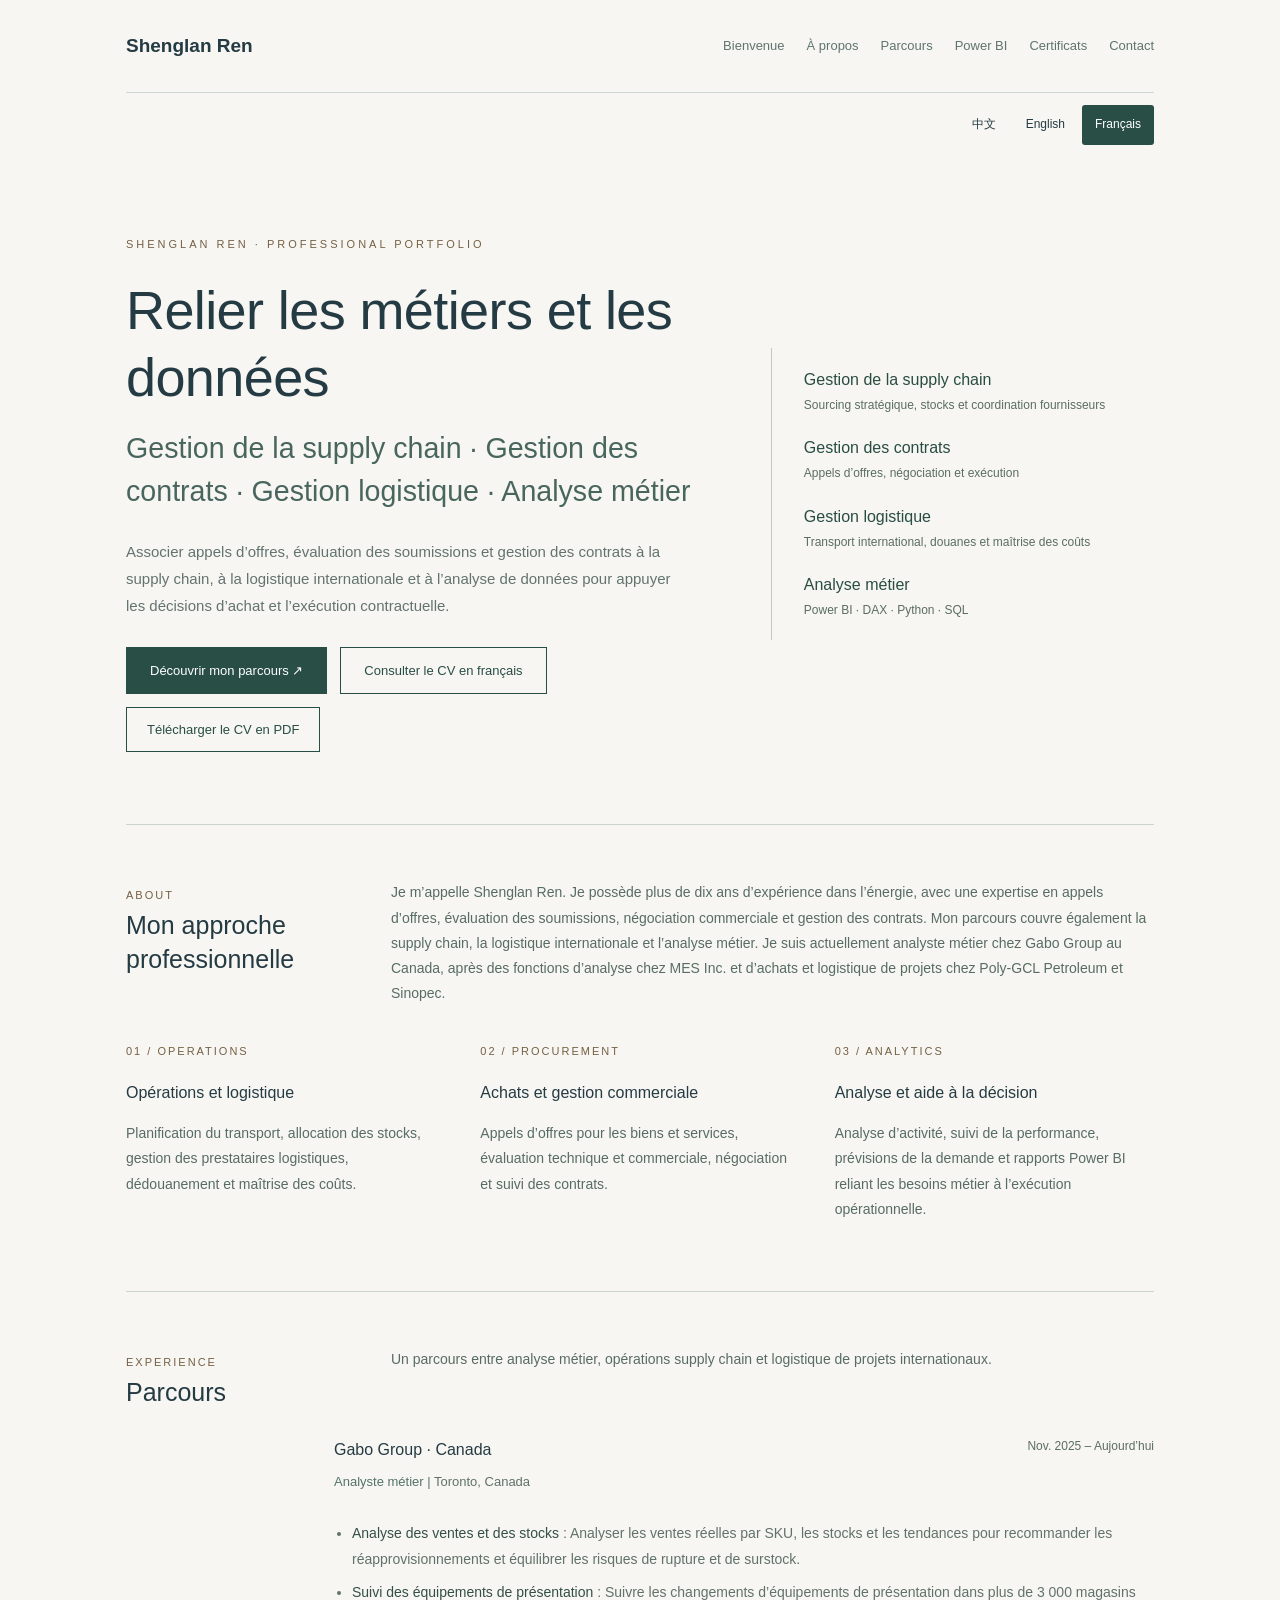
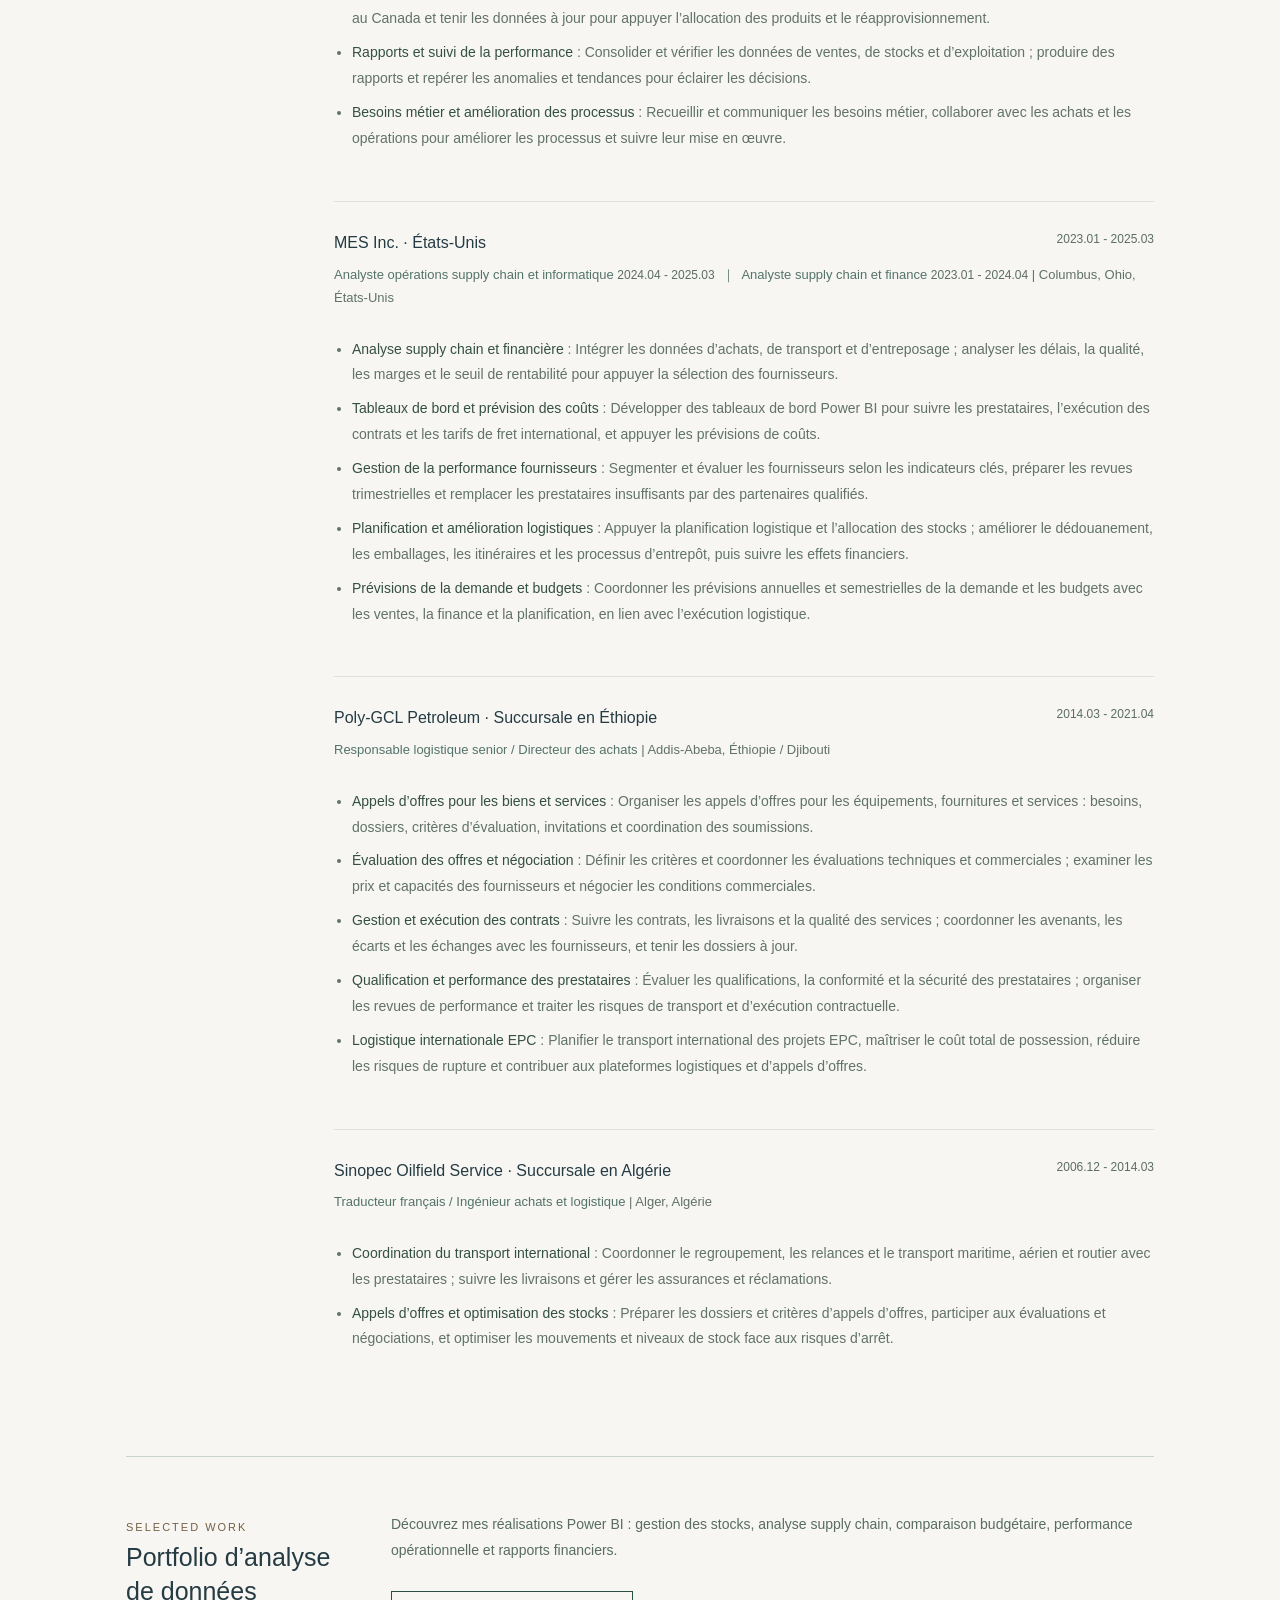
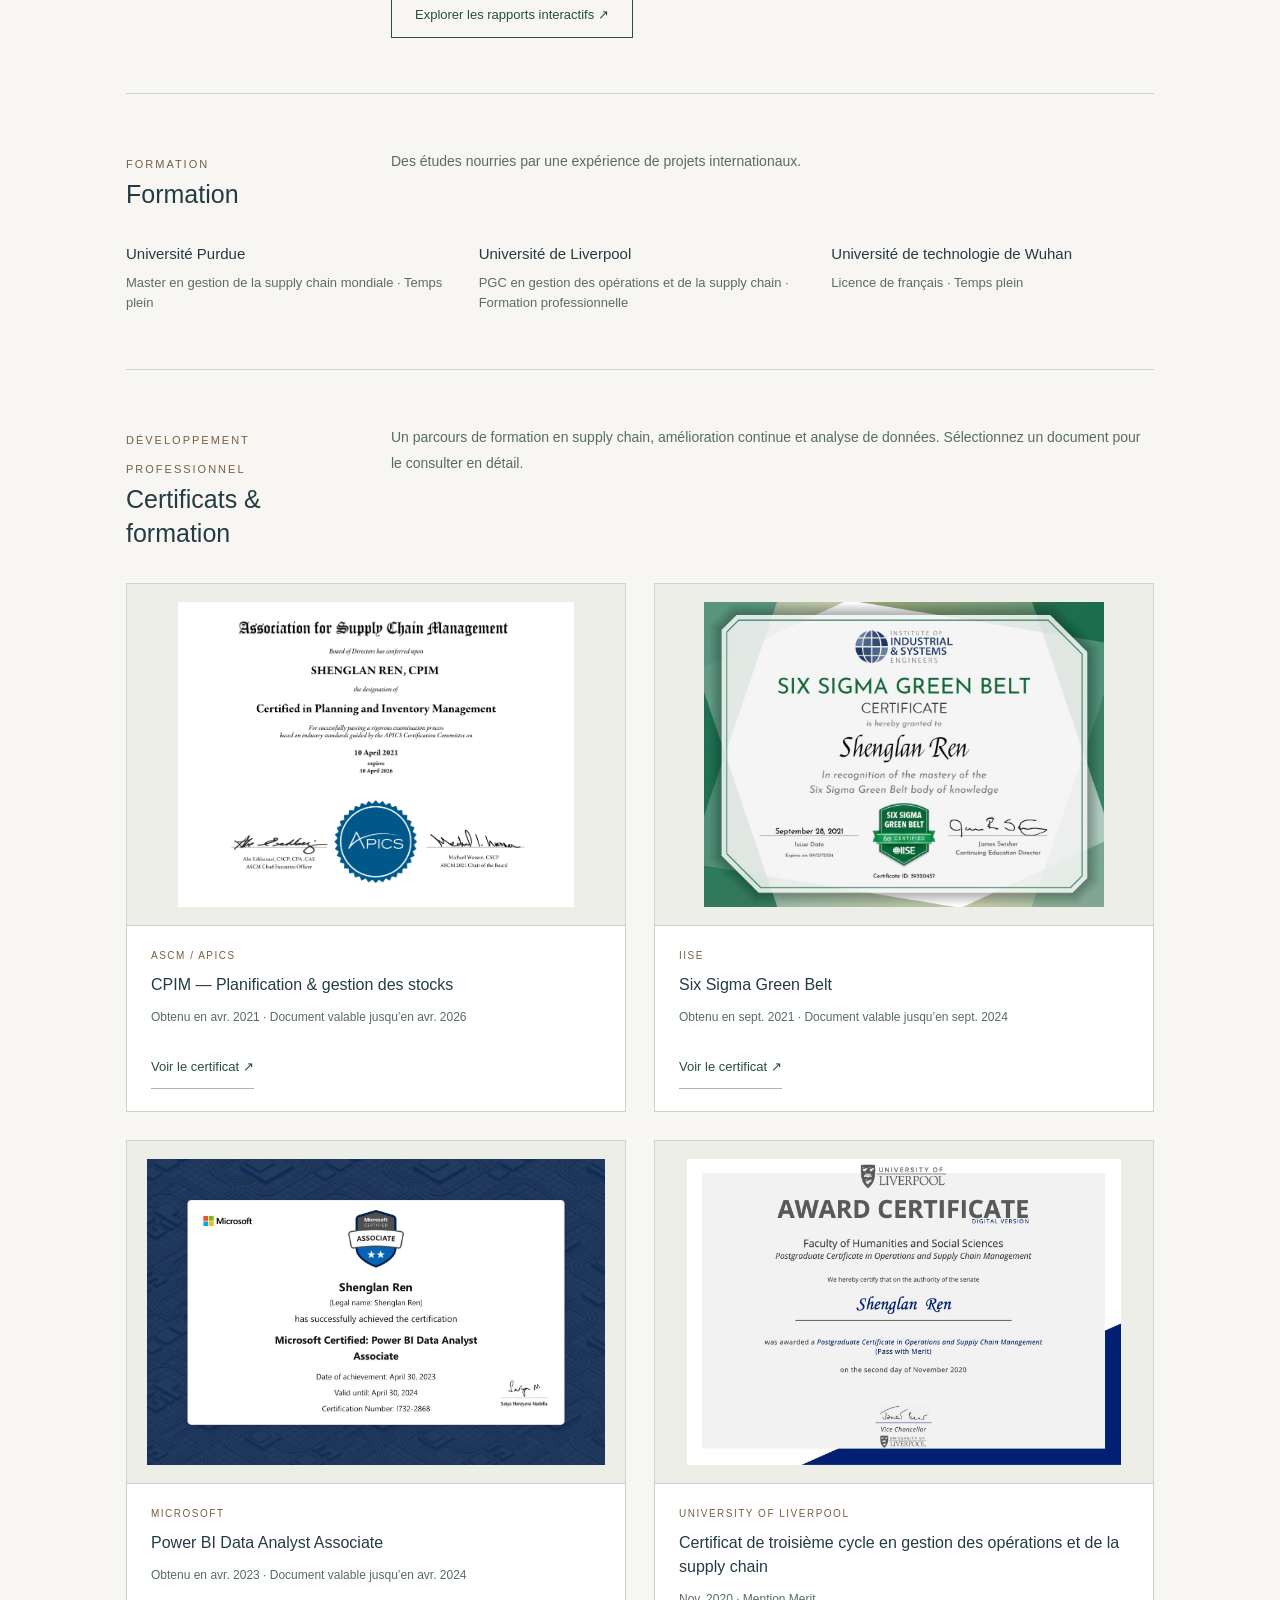
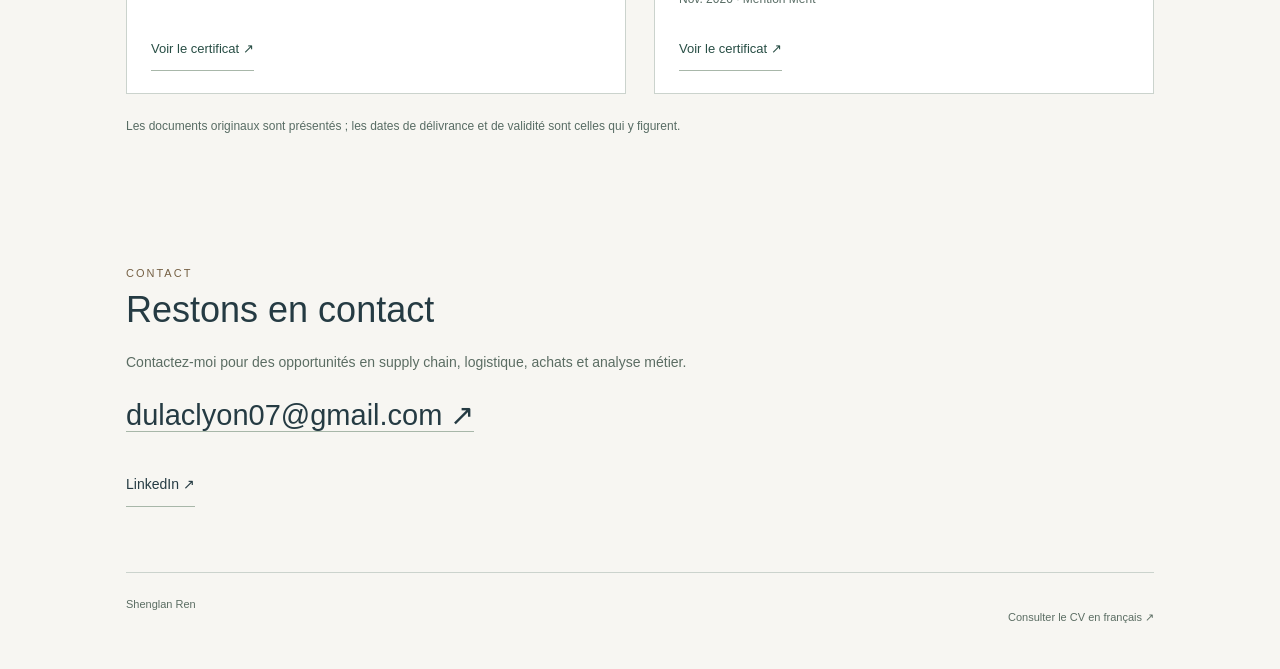
<file: profile/about-fr.html>
<!doctype html>
<html lang="fr"><head><meta charset="utf-8"><meta name="viewport" content="width=device-width, initial-scale=1"><meta name="description" content="Shenglan Ren · Supply chain, procurement, international logistics and business analytics."><title>Shenglan Ren | Profil professionnel</title><style>*{box-sizing:border-box}html{scroll-behavior:smooth}body{margin:0;background:#f7f6f2;color:#253b43;font-family:-apple-system,BlinkMacSystemFont,"PingFang SC","Microsoft YaHei",sans-serif;line-height:1.8}a{color:inherit;text-decoration:none}a:focus-visible{outline:2px solid #a36c44;outline-offset:5px}.wrap{max-width:1100px;margin:auto;padding:0 36px}nav{display:flex;align-items:center;justify-content:space-between;padding:24px 0;border-bottom:1px solid #ced6d3}.brand{font-size:19px;font-weight:600;letter-spacing:2px}.navlinks{display:flex;gap:28px;font-size:13px;color:#60746f}header{padding:90px 0 72px;display:grid;grid-template-columns:1.5fr 1fr;gap:70px;align-items:center}.eyebrow{font-size:11px;letter-spacing:3px;text-transform:uppercase;color:#817054;margin:0 0 22px}h1{font-weight:500;font-size:clamp(40px,5.8vw,66px);line-height:1.25;letter-spacing:-1px;margin:0 0 25px}h1 span{display:block;font-size:.55em;letter-spacing:3px;margin-top:15px;color:#49665e}.intro{max-width:560px;color:#63736f;font-size:15px}.actions{display:flex;gap:13px;margin-top:28px;flex-wrap:wrap}.button{display:inline-block;padding:11px 23px;background:#284e45;color:#fff;font-size:13px;border:1px solid #284e45}.button.secondary{background:transparent;color:#284e45}.profile{padding:32px 0 32px 32px;border-left:1px solid #bfc9c2}.profile p{font-size:12px;color:#6f7c73;margin:0 0 23px}.profile strong{display:block;font-size:18px;font-weight:500;color:#294d43}.section{padding:55px 0;border-top:1px solid #cbd3cd;scroll-margin-top:25px}.section-head{display:grid;grid-template-columns:230px 1fr;gap:35px}h2{font-size:25px;font-weight:500;letter-spacing:2px;margin:0}.sub{font-size:11px;letter-spacing:2px;color:#8a775d;text-transform:uppercase}.bodycopy{margin:0;color:#586c64;font-size:14px}.expertise{display:grid;grid-template-columns:repeat(3,1fr);gap:35px;margin-top:30px}.expertise h3{font-size:16px;font-weight:500}.expertise p{font-size:13px;color:#687a73}.num{color:#9a8263;font-size:11px;letter-spacing:2px}.job{display:grid;grid-template-columns:1fr;max-width:820px;margin-left:auto;padding:27px 0;border-bottom:1px solid #dce1db}.job:last-child{border:0}.job-top{display:flex;justify-content:space-between;gap:20px}.company{font-size:17px;font-weight:500;margin:0}.dates{font-size:12px;color:#7b8375;white-space:nowrap}.role{font-size:12px;color:#53736b;margin:5px 0}ul{padding-left:18px;font-size:13px;color:#61726a}li{margin:8px 0}li strong{font-weight:500;color:#344f45}.education{display:grid;grid-template-columns:1fr 1fr;gap:60px}.education section{margin:0}.education h2{font-size:23px;margin-bottom:24px}.record{font-size:14px;margin:0 0 20px}.record strong{font-weight:500}.detail{font-size:12px;color:#758078}.contact-block{padding:65px 0}.contact-block h2{font-size:36px;margin-bottom:15px}.contact-block p{font-size:14px;color:#718077}.email{font-size:clamp(17px,3vw,29px);border-bottom:1px solid #a8b7a9}footer{padding:22px 0 30px;border-top:1px solid #cbd3cd;font-size:11px;color:#7a867d;display:flex;justify-content:space-between}@media(max-width:760px){.wrap{padding:0 23px}header{grid-template-columns:1fr;gap:28px;padding:50px 0}.profile{display:none}.navlinks{gap:16px;font-size:12px}.section-head{grid-template-columns:1fr;gap:18px}.expertise{grid-template-columns:1fr;gap:10px}.education{grid-template-columns:1fr;gap:25px}.job-top{display:block}.company{font-size:16px}.job{padding:23px 0}.section{padding:36px 0}h1{font-size:42px}.brand{font-size:16px}footer{gap:20px}}@media(prefers-reduced-motion:reduce){html{scroll-behavior:auto}}
/* Review pass 1: readability, navigation and keyboard access */
.skip-link{position:absolute;left:20px;top:-70px;background:#284e45;color:#fff;padding:10px 18px;z-index:10}.skip-link:focus{top:10px}
.navlinks a{display:inline-flex;align-items:center;min-height:44px}.brand{display:inline-flex;align-items:center;min-height:44px}.navlinks{align-items:center}
.sub,.num,.eyebrow{color:#756044}.dates,.detail,.record .detail,.profile p,.contact-block p,footer{color:#5b6d63}
ul{font-size:14px;line-height:1.85}.role{font-size:13px}.record{font-size:14px}.detail{font-size:13px}
.section-head>div,.section-head>p,.job-top>*{min-width:0}.company{text-wrap:balance}.email{overflow-wrap:anywhere}
footer a{display:inline-flex;align-items:center;min-height:44px}
@media(max-width:760px){nav{flex-wrap:wrap;gap:4px 18px;padding:14px 0}.navlinks{gap:18px;flex-wrap:wrap}.navlinks a{font-size:13px}.section-head h2{font-size:24px}.job-top .dates{display:block;margin-top:5px}ul{font-size:14px}.role{font-size:13px}.profile{display:none}}
@media(max-width:380px){.navlinks{width:100%;justify-content:space-between;gap:8px}.wrap{padding-inline:20px}h1{font-size:36px}.actions .button{padding:11px 17px}}

.languages{display:flex;justify-content:flex-end;gap:4px;padding:12px 0 0}.languages a{display:inline-flex;align-items:center;justify-content:center;min-height:40px;padding:4px 12px;font-size:12px;border:1px solid transparent;border-radius:3px}.languages a[aria-current="page"]{background:#284e45;color:#fff}.languages a:hover{border-color:#9caf9f}.social-links{display:flex;gap:16px;margin-top:22px}.social-links a{display:inline-flex;min-height:44px;align-items:center;border-bottom:1px solid #a8b7a9;font-size:14px}html:not([lang="zh-CN"]) h1{font-size:clamp(36px,4.5vw,54px);letter-spacing:-.6px}html:not([lang="zh-CN"]) h1 span{letter-spacing:0;font-size:.53em;line-height:1.5}html:not([lang="zh-CN"]) h2{letter-spacing:0;line-height:1.35}html:not([lang="zh-CN"]) .company{font-size:16px}html:not([lang="zh-CN"]) .brand{letter-spacing:0}html:not([lang="zh-CN"]) .role .dates{white-space:normal}html:not([lang="zh-CN"]) .section-head{grid-template-columns:230px minmax(0,1fr)}
@media(max-width:760px){.languages{justify-content:flex-start;padding-top:9px}html:not([lang="zh-CN"]) .section-head{grid-template-columns:1fr}html:not([lang="zh-CN"]) h1{font-size:38px}html:not([lang="zh-CN"]) .navlinks{column-gap:18px;row-gap:0}html:not([lang="zh-CN"]) .brand{font-size:18px}}
.profile{padding-block:18px}.profile p{margin-bottom:18px}.profile p:last-child{margin-bottom:0}.profile strong{font-size:16px}h1>span{font-size:.38em;line-height:1.65;letter-spacing:0}.office-location{font-size:11px;line-height:1.5;color:#607168;margin:3px 0 2px}@media print{.office-location{font-size:9px}}@media(max-width:650px){.office-location{font-size:11px}}.role-location{font-weight:400;color:#607168;font-size:inherit}.pdf-download{display:inline-flex;align-items:center;min-height:44px;padding:10px 20px;border:1px solid #284e45;color:#284e45;font-size:13px}.pdf-download:hover{background:#e8ece4}</style><link rel="stylesheet" href="assets/profile-refinements.css"></head><body><a class="skip-link" href="#main">Aller au contenu principal</a><div class="wrap"><nav aria-label="Navigation principale"><a class="brand" href="fr.html" aria-label="Retour à l’accueil">Shenglan Ren</a><div class="navlinks"><a href="fr.html">Bienvenue</a><a href="#about">À propos</a><a href="#experience">Parcours</a><a href="https://dulaclyon.github.io/portfolio/">Power BI</a><a href="#credentials">Certificats</a><a href="#contact">Contact</a></div></nav><div class="languages" role="navigation" aria-label="Choix de la langue"><a href="about.html" lang="zh-CN" hreflang="zh-CN">中文</a><a href="about-en.html" lang="en" hreflang="en">English</a><a href="about-fr.html" lang="fr" hreflang="fr" aria-current="page">Français</a></div><main id="main" tabindex="-1"><header><div><p class="eyebrow">Shenglan Ren · Professional Portfolio</p><h1>Relier les métiers et les données<span>Gestion de la supply chain · Gestion des contrats · Gestion logistique · Analyse métier</span></h1><p class="intro">Associer appels d’offres, évaluation des soumissions et gestion des contrats à la supply chain, à la logistique internationale et à l’analyse de données pour appuyer les décisions d’achat et l’exécution contractuelle.</p><div class="actions"><a class="button" href="#experience">Découvrir mon parcours ↗</a><a class="button secondary" href="resume-fr.html">Consulter le CV en français</a><a class="pdf-download" href="assets/Shenglan_Ren_CV_FR.pdf" download="Shenglan_Ren_CV_FR.pdf">Télécharger le CV en PDF</a></div></div><aside class="profile" aria-label="Domaines de compétence"><p><strong>Gestion de la supply chain</strong>Sourcing stratégique, stocks et coordination fournisseurs</p><p><strong>Gestion des contrats</strong>Appels d’offres, négociation et exécution</p><p><strong>Gestion logistique</strong>Transport international, douanes et maîtrise des coûts</p><p><strong>Analyse métier</strong>Power BI · DAX · Python · SQL</p></aside></header><section class="section" id="about"><div class="section-head"><div><span class="sub">About</span><h2>Mon approche professionnelle</h2></div><p class="bodycopy">Je m’appelle Shenglan Ren. Je possède plus de dix ans d’expérience dans l’énergie, avec une expertise en appels d’offres, évaluation des soumissions, négociation commerciale et gestion des contrats. Mon parcours couvre également la supply chain, la logistique internationale et l’analyse métier. Je suis actuellement analyste métier chez Gabo Group au Canada, après des fonctions d’analyse chez MES Inc. et d’achats et logistique de projets chez Poly-GCL Petroleum et Sinopec.</p></div><div class="expertise"><article><span class="num">01 / OPERATIONS</span><h3>Opérations et logistique</h3><p>Planification du transport, allocation des stocks, gestion des prestataires logistiques, dédouanement et maîtrise des coûts.</p></article><article><span class="num">02 / PROCUREMENT</span><h3>Achats et gestion commerciale</h3><p>Appels d’offres pour les biens et services, évaluation technique et commerciale, négociation et suivi des contrats.</p></article><article><span class="num">03 / ANALYTICS</span><h3>Analyse et aide à la décision</h3><p>Analyse d’activité, suivi de la performance, prévisions de la demande et rapports Power BI reliant les besoins métier à l’exécution opérationnelle.</p></article></div></section><section class="section" id="experience"><div class="section-head"><div><span class="sub">Experience</span><h2>Parcours</h2></div><p class="bodycopy">Un parcours entre analyse métier, opérations supply chain et logistique de projets internationaux.</p></div><article class="job"><div class="job-top"><h3 class="company">Gabo Group · Canada</h3><span class="dates">Nov. 2025 – Aujourd’hui</span></div>
<p class="role">Analyste métier <span class="role-location"> | Toronto, Canada</span></p>
<ul>
<li><strong>Analyse des ventes et des stocks</strong> : Analyser les ventes réelles par SKU, les stocks et les tendances pour recommander les réapprovisionnements et équilibrer les risques de rupture et de surstock.</li>
<li><strong>Suivi des équipements de présentation</strong> : Suivre les changements d’équipements de présentation dans plus de 3 000 magasins au Canada et tenir les données à jour pour appuyer l’allocation des produits et le réapprovisionnement.</li>
<li><strong>Rapports et suivi de la performance</strong> : Consolider et vérifier les données de ventes, de stocks et d’exploitation ; produire des rapports et repérer les anomalies et tendances pour éclairer les décisions.</li>
<li><strong>Besoins métier et amélioration des processus</strong> : Recueillir et communiquer les besoins métier, collaborer avec les achats et les opérations pour améliorer les processus et suivre leur mise en œuvre.</li>
</ul>
</article><article class="job"><div class="job-top"><h3 class="company">MES Inc. · États-Unis</h3><span class="dates">2023.01 - 2025.03</span></div>
<p class="role">Analyste opérations supply chain et informatique <span class="dates">2024.04 - 2025.03</span>  ｜  Analyste supply chain et finance <span class="dates">2023.01 - 2024.04</span> <span class="role-location"> | Columbus, Ohio, États-Unis</span></p>
<ul>
<li><strong>Analyse supply chain et financière</strong> : Intégrer les données d’achats, de transport et d’entreposage ; analyser les délais, la qualité, les marges et le seuil de rentabilité pour appuyer la sélection des fournisseurs.</li>
<li><strong>Tableaux de bord et prévision des coûts</strong> : Développer des tableaux de bord Power BI pour suivre les prestataires, l’exécution des contrats et les tarifs de fret international, et appuyer les prévisions de coûts.</li>
<li><strong>Gestion de la performance fournisseurs</strong> : Segmenter et évaluer les fournisseurs selon les indicateurs clés, préparer les revues trimestrielles et remplacer les prestataires insuffisants par des partenaires qualifiés.</li>
<li><strong>Planification et amélioration logistiques</strong> : Appuyer la planification logistique et l’allocation des stocks ; améliorer le dédouanement, les emballages, les itinéraires et les processus d’entrepôt, puis suivre les effets financiers.</li>
<li><strong>Prévisions de la demande et budgets</strong> : Coordonner les prévisions annuelles et semestrielles de la demande et les budgets avec les ventes, la finance et la planification, en lien avec l’exécution logistique.</li>
</ul>
</article><article class="job"><div class="job-top"><h3 class="company">Poly-GCL Petroleum · Succursale en Éthiopie</h3><span class="dates">2014.03 - 2021.04</span></div>
<p class="role">Responsable logistique senior / Directeur des achats <span class="role-location"> | Addis-Abeba, Éthiopie / Djibouti</span></p>
<ul>
<li><strong>Appels d’offres pour les biens et services</strong> : Organiser les appels d’offres pour les équipements, fournitures et services : besoins, dossiers, critères d’évaluation, invitations et coordination des soumissions.</li>
<li><strong>Évaluation des offres et négociation</strong> : Définir les critères et coordonner les évaluations techniques et commerciales ; examiner les prix et capacités des fournisseurs et négocier les conditions commerciales.</li>
<li><strong>Gestion et exécution des contrats</strong> : Suivre les contrats, les livraisons et la qualité des services ; coordonner les avenants, les écarts et les échanges avec les fournisseurs, et tenir les dossiers à jour.</li>
<li><strong>Qualification et performance des prestataires</strong> : Évaluer les qualifications, la conformité et la sécurité des prestataires ; organiser les revues de performance et traiter les risques de transport et d’exécution contractuelle.</li>
<li><strong>Logistique internationale EPC</strong> : Planifier le transport international des projets EPC, maîtriser le coût total de possession, réduire les risques de rupture et contribuer aux plateformes logistiques et d’appels d’offres.</li>
</ul>
</article><article class="job"><div class="job-top"><h3 class="company">Sinopec Oilfield Service · Succursale en Algérie</h3><span class="dates">2006.12 - 2014.03</span></div>
<p class="role">Traducteur français / Ingénieur achats et logistique <span class="role-location"> | Alger, Algérie</span></p>
<ul>
<li><strong>Coordination du transport international</strong> : Coordonner le regroupement, les relances et le transport maritime, aérien et routier avec les prestataires ; suivre les livraisons et gérer les assurances et réclamations.</li>
<li><strong>Appels d’offres et optimisation des stocks</strong> : Préparer les dossiers et critères d’appels d’offres, participer aux évaluations et négociations, et optimiser les mouvements et niveaux de stock face aux risques d’arrêt.</li>
</ul>
</article></section><section class="section" id="work"><div class="section-head"><div><span class="sub">Selected work</span><h2>Portfolio d’analyse de données</h2></div><div><p class="bodycopy">Découvrez mes réalisations Power BI : gestion des stocks, analyse supply chain, comparaison budgétaire, performance opérationnelle et rapports financiers.</p><div class="actions"><a class="button secondary" href="https://dulaclyon.github.io/portfolio/">Explorer les rapports interactifs ↗</a></div></div></div></section><section class="section" id="education"><div class="section-head"><div><span class="sub">Formation</span><h2>Formation</h2></div><p class="bodycopy">Des études nourries par une expérience de projets internationaux.</p></div><div class="education-records"><p class="record"><strong>Université Purdue</strong><br><span class="detail">Master en gestion de la supply chain mondiale · Temps plein</span></p>
<p class="record"><strong>Université de Liverpool</strong><br><span class="detail">PGC en gestion des opérations et de la supply chain · Formation professionnelle</span></p>
<p class="record"><strong>Université de technologie de Wuhan</strong><br><span class="detail">Licence de français · Temps plein</span></p>
</div></section><section class="section" id="credentials"><div class="section-head"><div><span class="sub">Développement professionnel</span><h2>Certificats &amp; formation</h2></div><p class="bodycopy">Un parcours de formation en supply chain, amélioration continue et analyse de données. Sélectionnez un document pour le consulter en détail.</p></div><div class="credential-grid"><article class="credential"><a class="credential-link" href="assets/certificates/cpim.png" data-certificate data-title="CPIM — Planification &amp; gestion des stocks" data-caption="Obtenu en avr. 2021 · Document valable jusqu’en avr. 2026" aria-label="Voir le certificat: CPIM — Planification &amp; gestion des stocks"><div class="credential-image"><img src="assets/certificates/cpim.png" alt="CPIM — Planification &amp; gestion des stocks — Shenglan Ren" loading="lazy" width="1440" height="1100"></div><div class="credential-copy"><span class="sub">ASCM / APICS</span><h3>CPIM — Planification &amp; gestion des stocks</h3><p>Obtenu en avr. 2021 · Document valable jusqu’en avr. 2026</p><span class="credential-action">Voir le certificat ↗</span></div></a></article><article class="credential"><a class="credential-link" href="assets/certificates/six-sigma.jpg" data-certificate data-title="Six Sigma Green Belt" data-caption="Obtenu en sept. 2021 · Document valable jusqu’en sept. 2024" aria-label="Voir le certificat: Six Sigma Green Belt"><div class="credential-image"><img src="assets/certificates/six-sigma.jpg" alt="Six Sigma Green Belt — Shenglan Ren" loading="lazy" width="1440" height="1100"></div><div class="credential-copy"><span class="sub">IISE</span><h3>Six Sigma Green Belt</h3><p>Obtenu en sept. 2021 · Document valable jusqu’en sept. 2024</p><span class="credential-action">Voir le certificat ↗</span></div></a></article><article class="credential"><a class="credential-link" href="assets/certificates/power-bi.jpg" data-certificate data-title="Power BI Data Analyst Associate" data-caption="Obtenu en avr. 2023 · Document valable jusqu’en avr. 2024" aria-label="Voir le certificat: Power BI Data Analyst Associate"><div class="credential-image"><img src="assets/certificates/power-bi.jpg" alt="Power BI Data Analyst Associate — Shenglan Ren" loading="lazy" width="1440" height="1100"></div><div class="credential-copy"><span class="sub">MICROSOFT</span><h3>Power BI Data Analyst Associate</h3><p>Obtenu en avr. 2023 · Document valable jusqu’en avr. 2024</p><span class="credential-action">Voir le certificat ↗</span></div></a></article><article class="credential"><a class="credential-link" href="assets/certificates/liverpool.jpg" data-certificate data-title="Certificat de troisième cycle en gestion des opérations et de la supply chain" data-caption="Nov. 2020 · Mention Merit" aria-label="Voir le certificat: Certificat de troisième cycle en gestion des opérations et de la supply chain"><div class="credential-image"><img src="assets/certificates/liverpool.jpg" alt="Certificat de troisième cycle en gestion des opérations et de la supply chain — Shenglan Ren" loading="lazy" width="1440" height="1100"></div><div class="credential-copy"><span class="sub">UNIVERSITY OF LIVERPOOL</span><h3>Certificat de troisième cycle en gestion des opérations et de la supply chain</h3><p>Nov. 2020 · Mention Merit</p><span class="credential-action">Voir le certificat ↗</span></div></a></article></div><p class="credential-note">Les documents originaux sont présentés ; les dates de délivrance et de validité sont celles qui y figurent.</p></section><section class="contact-block" id="contact"><span class="sub">Contact</span><h2>Restons en contact</h2><p>Contactez-moi pour des opportunités en supply chain, logistique, achats et analyse métier.</p><a class="email" href="mailto:dulaclyon07@gmail.com">dulaclyon07@gmail.com ↗</a><div class="social-links"><a href="https://www.linkedin.com/in/renshenglan/" target="_blank" rel="noopener noreferrer">LinkedIn ↗</a></div></section></main><footer><span>Shenglan Ren</span><a href="resume-fr.html">Consulter le CV en français ↗</a></footer></div><script>document.querySelectorAll(".languages a").forEach(function(a){a.addEventListener("click",function(){a.hash=location.hash;});});</script><dialog class="certificate-dialog" aria-labelledby="certificate-title"><div class="certificate-toolbar"><h2 id="certificate-title"></h2><button type="button" class="certificate-close" autofocus>Fermer ×</button></div><img class="certificate-full" alt=""><p class="certificate-caption"></p><a class="certificate-original" target="_blank" rel="noopener" href="">Ouvrir l’image originale ↗</a></dialog><script src="assets/certificates.js" defer></script></body></html>
</file>
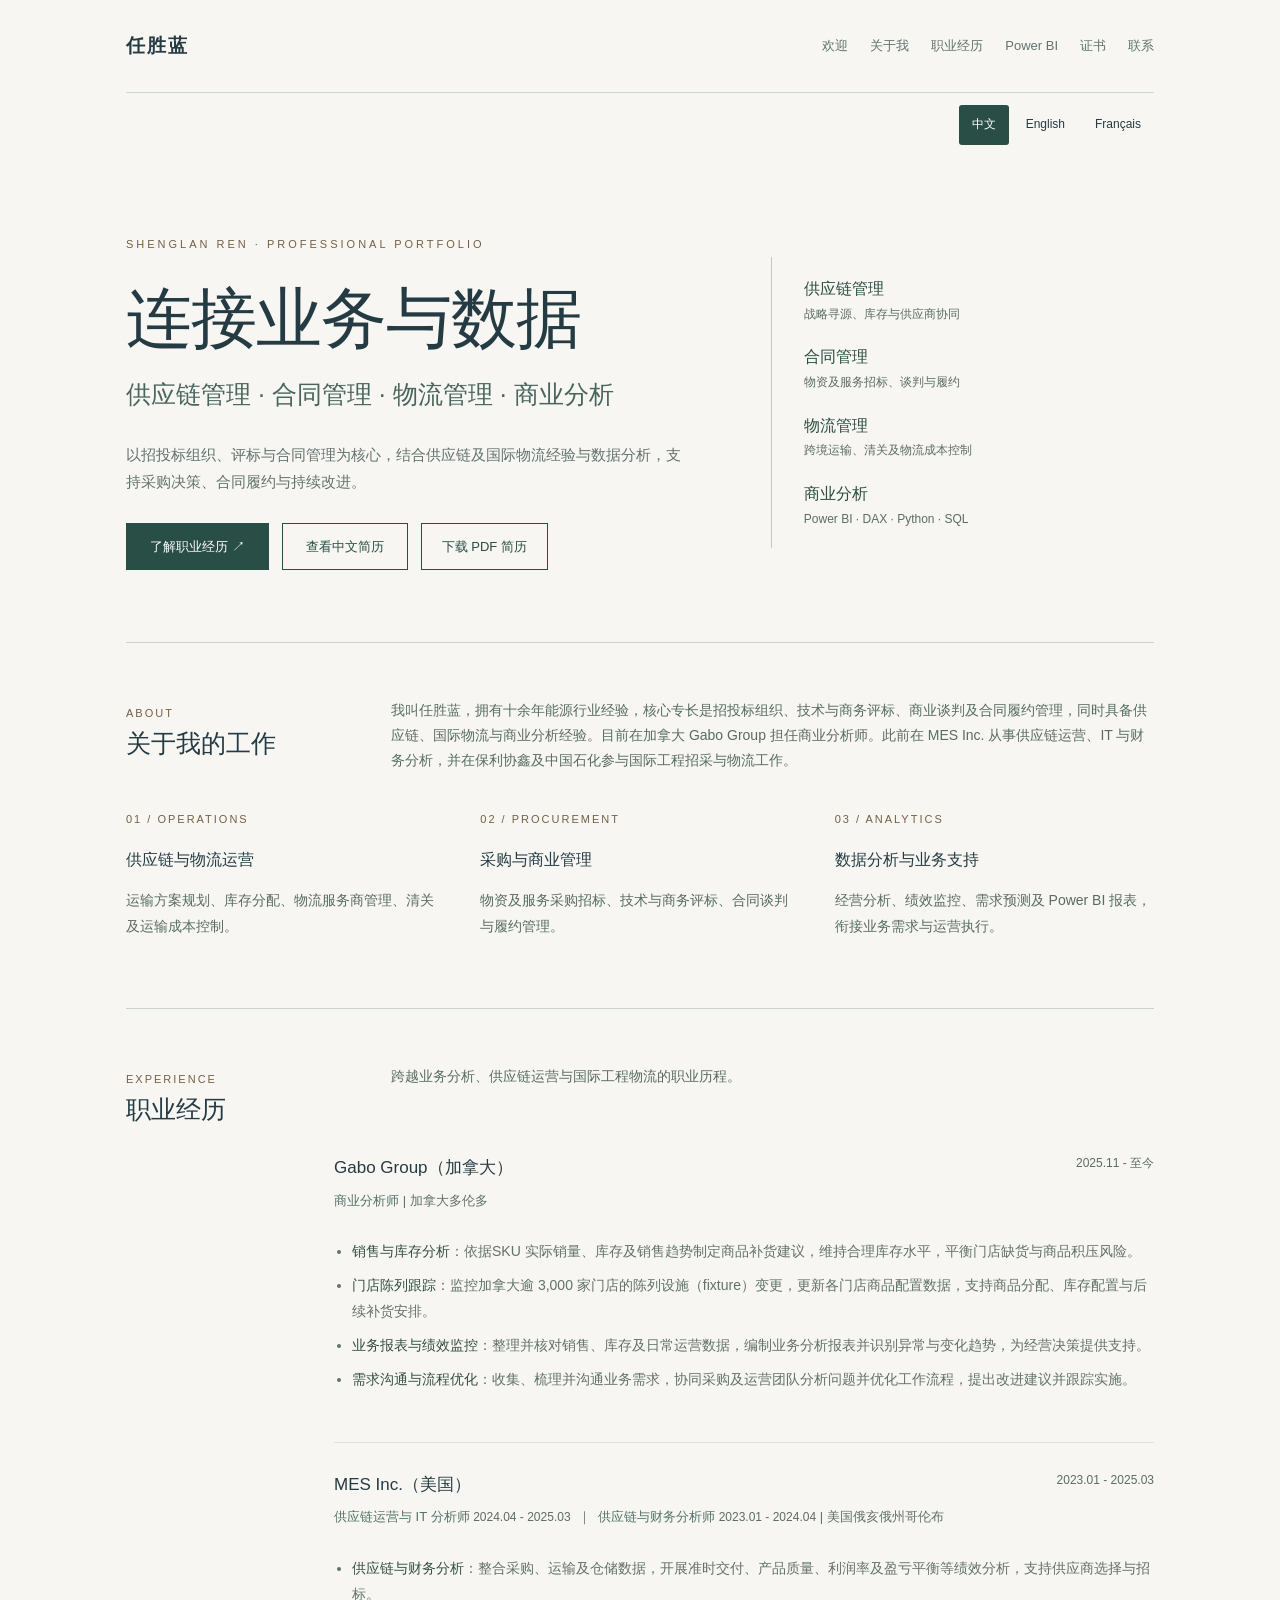
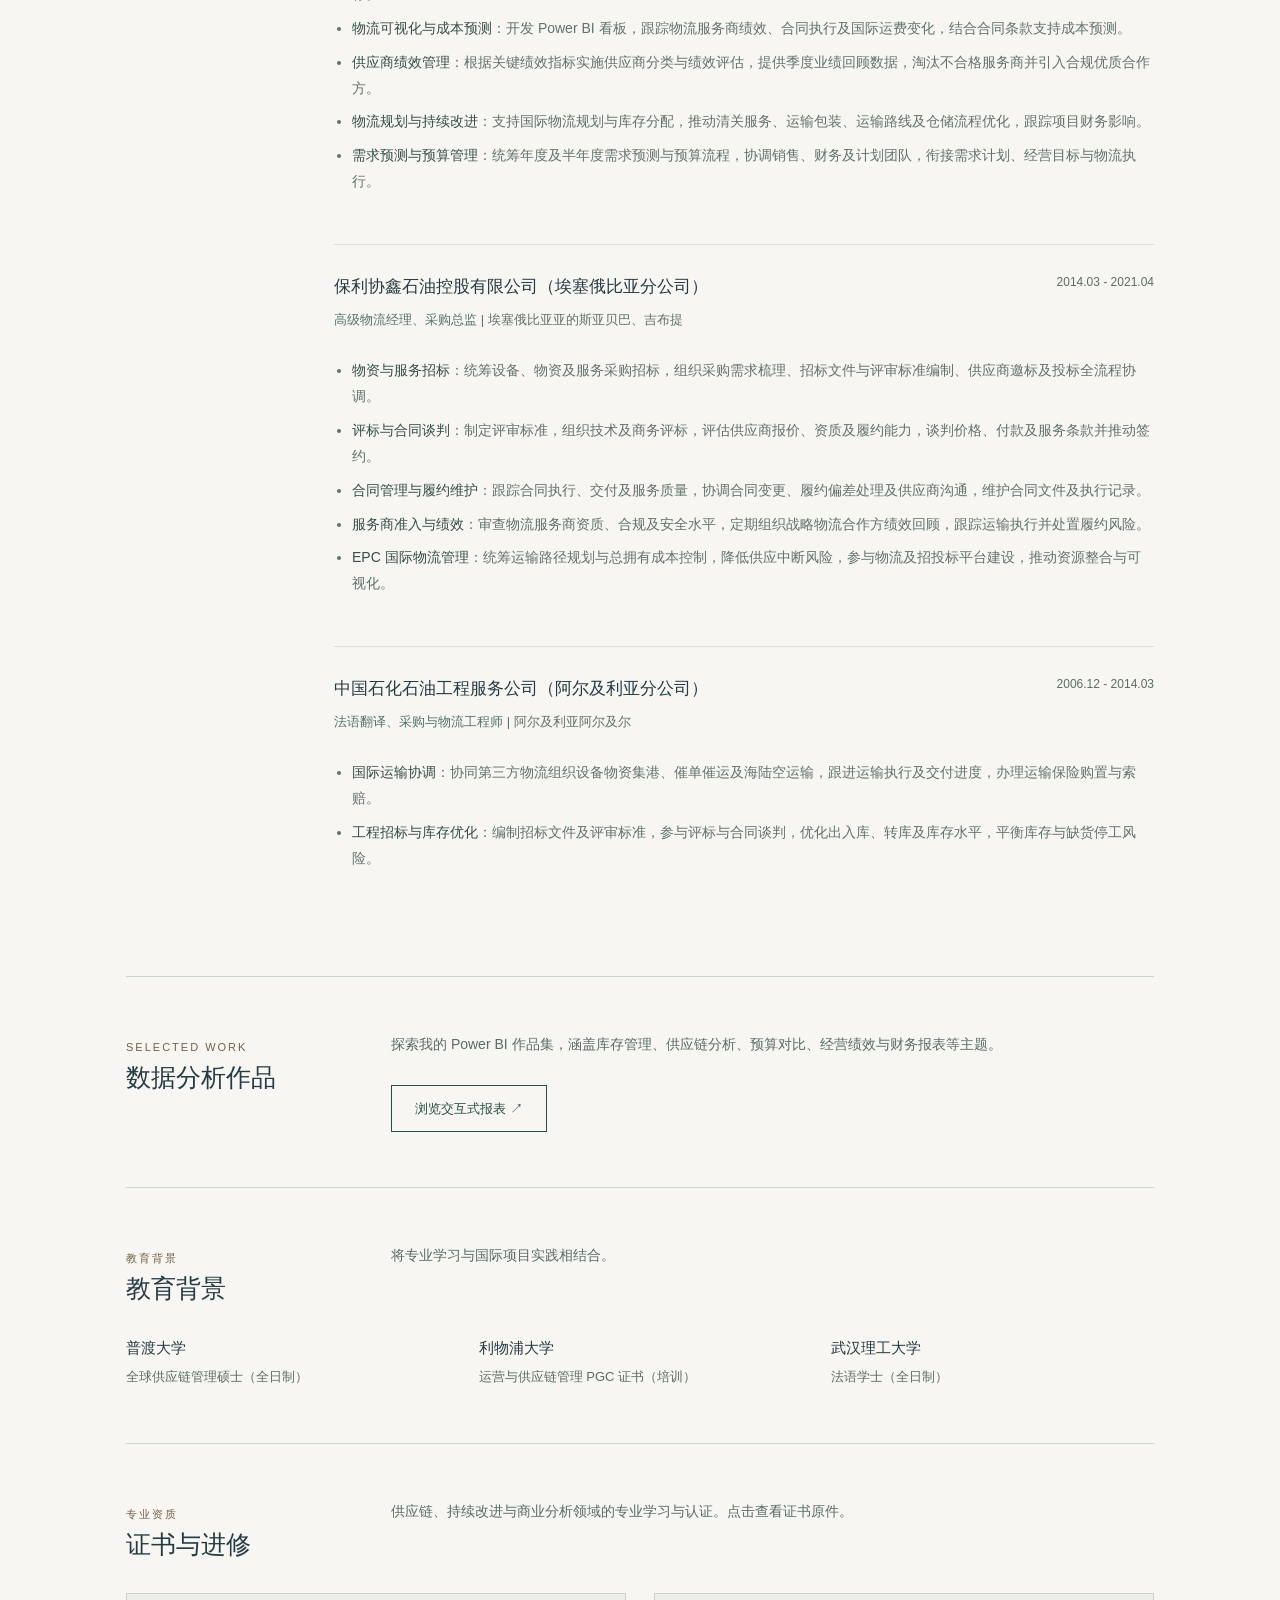
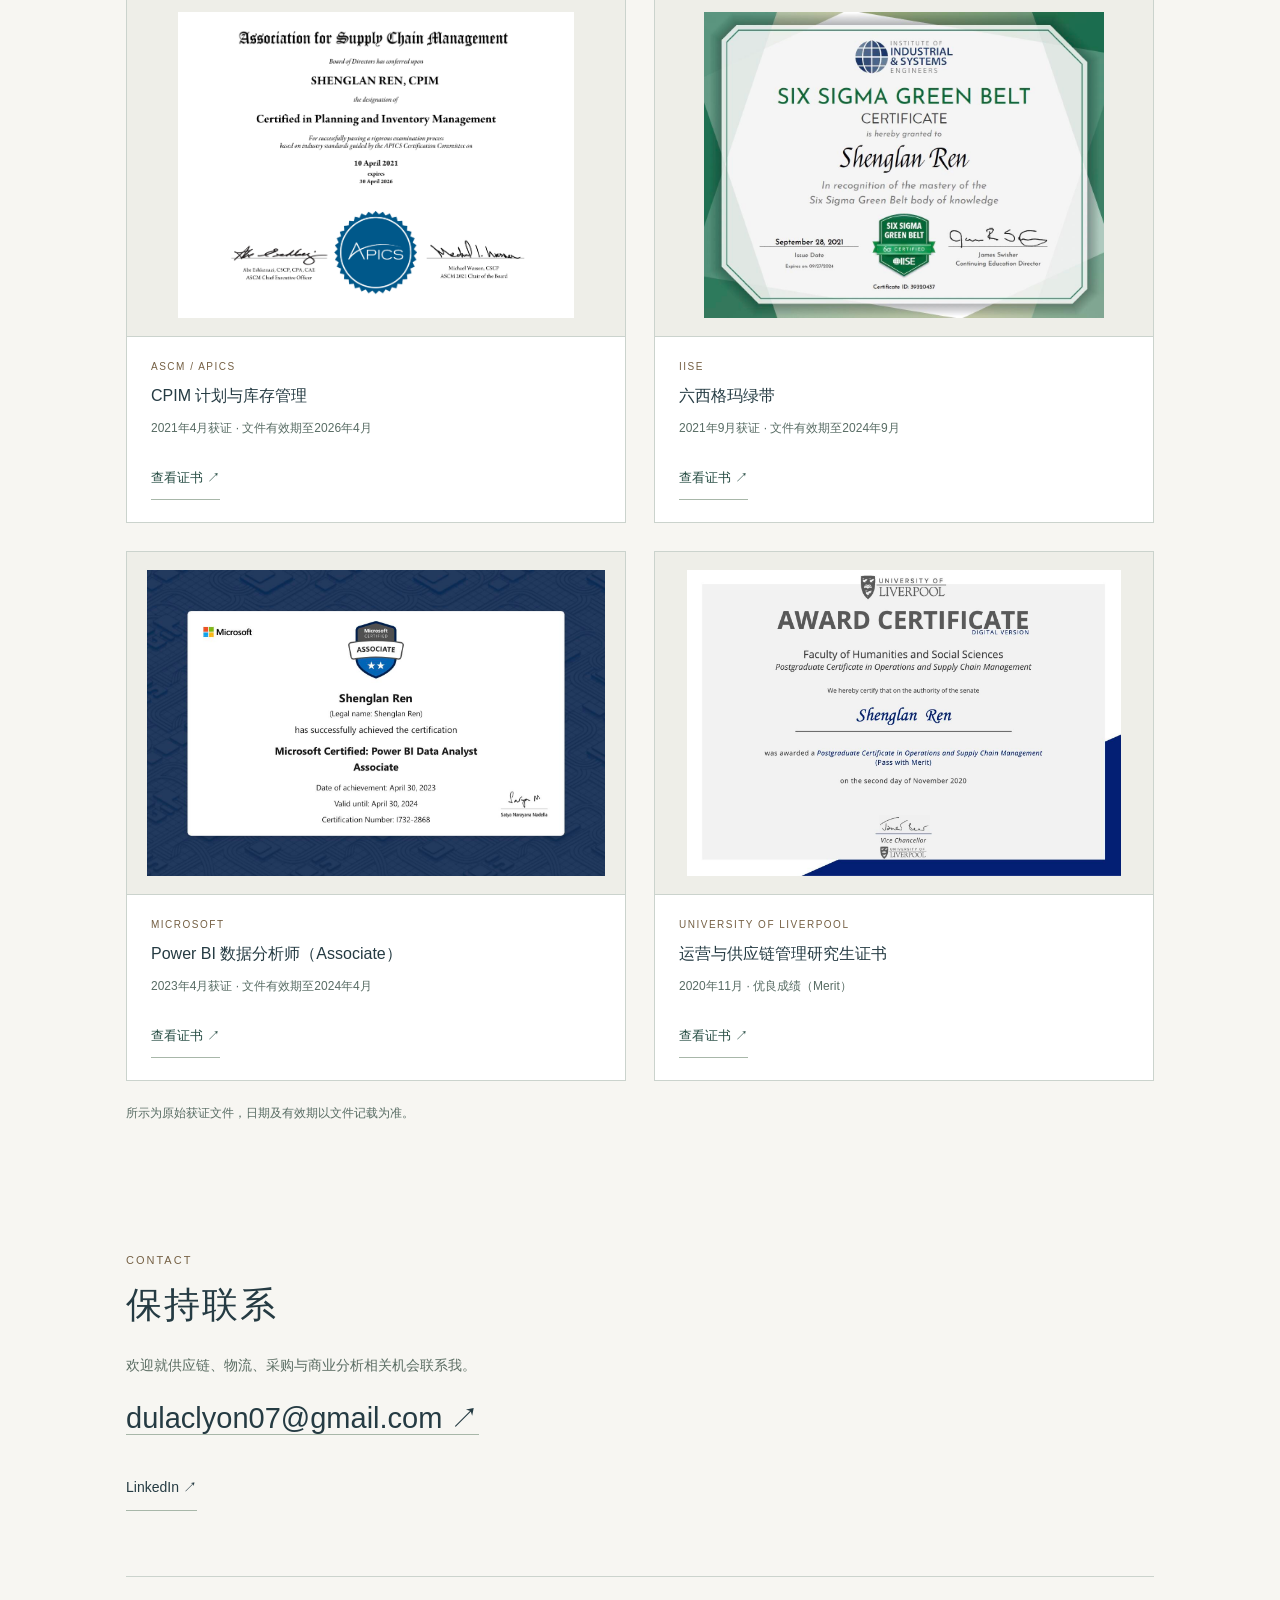
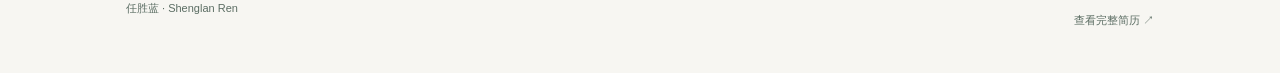
<file: profile/about.html>
<!doctype html>
<html lang="zh-CN"><head><meta charset="utf-8"><meta name="viewport" content="width=device-width, initial-scale=1"><meta name="description" content="任胜蓝 Shenglan Ren 的职业主页：供应链管理、国际物流、采购与合同管理、商业分析。"><title>任胜蓝 Shenglan Ren | 职业主页</title><style>*{box-sizing:border-box}html{scroll-behavior:smooth}body{margin:0;background:#f7f6f2;color:#253b43;font-family:-apple-system,BlinkMacSystemFont,"PingFang SC","Microsoft YaHei",sans-serif;line-height:1.8}a{color:inherit;text-decoration:none}a:focus-visible{outline:2px solid #a36c44;outline-offset:5px}.wrap{max-width:1100px;margin:auto;padding:0 36px}nav{display:flex;align-items:center;justify-content:space-between;padding:24px 0;border-bottom:1px solid #ced6d3}.brand{font-size:19px;font-weight:600;letter-spacing:2px}.navlinks{display:flex;gap:28px;font-size:13px;color:#60746f}header{padding:90px 0 72px;display:grid;grid-template-columns:1.5fr 1fr;gap:70px;align-items:center}.eyebrow{font-size:11px;letter-spacing:3px;text-transform:uppercase;color:#817054;margin:0 0 22px}h1{font-weight:500;font-size:clamp(40px,5.8vw,66px);line-height:1.25;letter-spacing:-1px;margin:0 0 25px}h1 span{display:block;font-size:.55em;letter-spacing:3px;margin-top:15px;color:#49665e}.intro{max-width:560px;color:#63736f;font-size:15px}.actions{display:flex;gap:13px;margin-top:28px;flex-wrap:wrap}.button{display:inline-block;padding:11px 23px;background:#284e45;color:#fff;font-size:13px;border:1px solid #284e45}.button.secondary{background:transparent;color:#284e45}.profile{padding:32px 0 32px 32px;border-left:1px solid #bfc9c2}.profile p{font-size:12px;color:#6f7c73;margin:0 0 23px}.profile strong{display:block;font-size:18px;font-weight:500;color:#294d43}.section{padding:55px 0;border-top:1px solid #cbd3cd;scroll-margin-top:25px}.section-head{display:grid;grid-template-columns:230px 1fr;gap:35px}h2{font-size:25px;font-weight:500;letter-spacing:2px;margin:0}.sub{font-size:11px;letter-spacing:2px;color:#8a775d;text-transform:uppercase}.bodycopy{margin:0;color:#586c64;font-size:14px}.expertise{display:grid;grid-template-columns:repeat(3,1fr);gap:35px;margin-top:30px}.expertise h3{font-size:16px;font-weight:500}.expertise p{font-size:13px;color:#687a73}.num{color:#9a8263;font-size:11px;letter-spacing:2px}.job{display:grid;grid-template-columns:1fr;max-width:820px;margin-left:auto;padding:27px 0;border-bottom:1px solid #dce1db}.job:last-child{border:0}.job-top{display:flex;justify-content:space-between;gap:20px}.company{font-size:17px;font-weight:500;margin:0}.dates{font-size:12px;color:#7b8375;white-space:nowrap}.role{font-size:12px;color:#53736b;margin:5px 0}ul{padding-left:18px;font-size:13px;color:#61726a}li{margin:8px 0}li strong{font-weight:500;color:#344f45}.education{display:grid;grid-template-columns:1fr 1fr;gap:60px}.education section{margin:0}.education h2{font-size:23px;margin-bottom:24px}.record{font-size:14px;margin:0 0 20px}.record strong{font-weight:500}.detail{font-size:12px;color:#758078}.contact-block{padding:65px 0}.contact-block h2{font-size:36px;margin-bottom:15px}.contact-block p{font-size:14px;color:#718077}.email{font-size:clamp(17px,3vw,29px);border-bottom:1px solid #a8b7a9}footer{padding:22px 0 30px;border-top:1px solid #cbd3cd;font-size:11px;color:#7a867d;display:flex;justify-content:space-between}@media(max-width:760px){.wrap{padding:0 23px}header{grid-template-columns:1fr;gap:28px;padding:50px 0}.profile{display:none}.navlinks{gap:16px;font-size:12px}.section-head{grid-template-columns:1fr;gap:18px}.expertise{grid-template-columns:1fr;gap:10px}.education{grid-template-columns:1fr;gap:25px}.job-top{display:block}.company{font-size:16px}.job{padding:23px 0}.section{padding:36px 0}h1{font-size:42px}.brand{font-size:16px}footer{gap:20px}}@media(prefers-reduced-motion:reduce){html{scroll-behavior:auto}}
/* Review pass 1: readability, navigation and keyboard access */
.skip-link{position:absolute;left:20px;top:-70px;background:#284e45;color:#fff;padding:10px 18px;z-index:10}.skip-link:focus{top:10px}
.navlinks a{display:inline-flex;align-items:center;min-height:44px}.brand{display:inline-flex;align-items:center;min-height:44px}.navlinks{align-items:center}
.sub,.num,.eyebrow{color:#756044}.dates,.detail,.record .detail,.profile p,.contact-block p,footer{color:#5b6d63}
ul{font-size:14px;line-height:1.85}.role{font-size:13px}.record{font-size:14px}.detail{font-size:13px}
.section-head>div,.section-head>p,.job-top>*{min-width:0}.company{text-wrap:balance}.email{overflow-wrap:anywhere}
footer a{display:inline-flex;align-items:center;min-height:44px}
@media(max-width:760px){nav{flex-wrap:wrap;gap:4px 18px;padding:14px 0}.navlinks{gap:18px;flex-wrap:wrap}.navlinks a{font-size:13px}.section-head h2{font-size:24px}.job-top .dates{display:block;margin-top:5px}ul{font-size:14px}.role{font-size:13px}.profile{display:none}}
@media(max-width:380px){.navlinks{width:100%;justify-content:space-between;gap:8px}.wrap{padding-inline:20px}h1{font-size:36px}.actions .button{padding:11px 17px}}

.languages{display:flex;justify-content:flex-end;gap:4px;padding:12px 0 0}.languages a{display:inline-flex;align-items:center;justify-content:center;min-height:40px;padding:4px 12px;font-size:12px;border:1px solid transparent;border-radius:3px}.languages a[aria-current="page"]{background:#284e45;color:#fff}.languages a:hover{border-color:#9caf9f}.social-links{display:flex;gap:16px;margin-top:22px}.social-links a{display:inline-flex;min-height:44px;align-items:center;border-bottom:1px solid #a8b7a9;font-size:14px}html:not([lang="zh-CN"]) h1{font-size:clamp(36px,4.5vw,54px);letter-spacing:-.6px}html:not([lang="zh-CN"]) h1 span{letter-spacing:0;font-size:.53em;line-height:1.5}html:not([lang="zh-CN"]) h2{letter-spacing:0;line-height:1.35}html:not([lang="zh-CN"]) .company{font-size:16px}html:not([lang="zh-CN"]) .brand{letter-spacing:0}html:not([lang="zh-CN"]) .role .dates{white-space:normal}html:not([lang="zh-CN"]) .section-head{grid-template-columns:230px minmax(0,1fr)}
@media(max-width:760px){.languages{justify-content:flex-start;padding-top:9px}html:not([lang="zh-CN"]) .section-head{grid-template-columns:1fr}html:not([lang="zh-CN"]) h1{font-size:38px}html:not([lang="zh-CN"]) .navlinks{column-gap:18px;row-gap:0}html:not([lang="zh-CN"]) .brand{font-size:18px}}
.profile{padding-block:18px}.profile p{margin-bottom:18px}.profile p:last-child{margin-bottom:0}.profile strong{font-size:16px}h1>span{font-size:.38em;line-height:1.65;letter-spacing:0}.office-location{font-size:11px;line-height:1.5;color:#607168;margin:3px 0 2px}@media print{.office-location{font-size:9px}}@media(max-width:650px){.office-location{font-size:11px}}.role-location{font-weight:400;color:#607168;font-size:inherit}.pdf-download{display:inline-flex;align-items:center;min-height:44px;padding:10px 20px;border:1px solid #284e45;color:#284e45;font-size:13px}.pdf-download:hover{background:#e8ece4}</style><link rel="stylesheet" href="assets/profile-refinements.css"></head><body><a class="skip-link" href="#main">跳至主要内容</a><div class="wrap"><nav aria-label="主导航"><a class="brand" href="index.html" aria-label="返回欢迎页">任胜蓝</a><div class="navlinks"><a href="index.html">欢迎</a><a href="#about">关于我</a><a href="#experience">职业经历</a><a href="https://dulaclyon.github.io/portfolio/">Power BI</a><a href="#credentials">证书</a><a href="#contact">联系</a></div></nav><div class="languages" role="navigation" aria-label="语言选择"><a href="about.html" lang="zh-CN" hreflang="zh-CN" aria-current="page">中文</a><a href="about-en.html" lang="en" hreflang="en">English</a><a href="about-fr.html" lang="fr" hreflang="fr">Français</a></div><main id="main" tabindex="-1"><header><div><p class="eyebrow">Shenglan Ren · Professional Portfolio</p><h1>连接业务与数据<span>供应链管理 · 合同管理 · 物流管理 · 商业分析</span></h1><p class="intro">以招投标组织、评标与合同管理为核心，结合供应链及国际物流经验与数据分析，支持采购决策、合同履约与持续改进。</p><div class="actions"><a class="button" href="#experience">了解职业经历 ↗</a><a class="button secondary" href="resume.html">查看中文简历</a><a class="pdf-download" href="assets/Shenglan_Ren_CV_ZH.pdf" download="Shenglan_Ren_CV_ZH.pdf">下载 PDF 简历</a></div></div><aside class="profile" aria-label="专业领域"><p><strong>供应链管理</strong>战略寻源、库存与供应商协同</p><p><strong>合同管理</strong>物资及服务招标、谈判与履约</p><p><strong>物流管理</strong>跨境运输、清关及物流成本控制</p><p><strong>商业分析</strong>Power BI · DAX · Python · SQL</p></aside></header><section class="section" id="about"><div class="section-head"><div><span class="sub">About</span><h2>关于我的工作</h2></div><p class="bodycopy">我叫任胜蓝，拥有十余年能源行业经验，核心专长是招投标组织、技术与商务评标、商业谈判及合同履约管理，同时具备供应链、国际物流与商业分析经验。目前在加拿大 Gabo Group 担任商业分析师。此前在 MES Inc. 从事供应链运营、IT 与财务分析，并在保利协鑫及中国石化参与国际工程招采与物流工作。</p></div><div class="expertise"><article><span class="num">01 / OPERATIONS</span><h3>供应链与物流运营</h3><p>运输方案规划、库存分配、物流服务商管理、清关及运输成本控制。</p></article><article><span class="num">02 / PROCUREMENT</span><h3>采购与商业管理</h3><p>物资及服务采购招标、技术与商务评标、合同谈判与履约管理。</p></article><article><span class="num">03 / ANALYTICS</span><h3>数据分析与业务支持</h3><p>经营分析、绩效监控、需求预测及 Power BI 报表，衔接业务需求与运营执行。</p></article></div></section><section class="section" id="experience"><div class="section-head"><div><span class="sub">Experience</span><h2>职业经历</h2></div><p class="bodycopy">跨越业务分析、供应链运营与国际工程物流的职业历程。</p></div><article class="job"><div class="job-top"><h3 class="company">Gabo Group（加拿大）</h3><span class="dates">2025.11 - 至今</span></div>
<p class="role">商业分析师 <span class="role-location"> | 加拿大多伦多</span></p>
<ul>
<li><strong>销售与库存分析</strong>：依据SKU 实际销量、库存及销售趋势制定商品补货建议，维持合理库存水平，平衡门店缺货与商品积压风险。</li>
<li><strong>门店陈列跟踪</strong>：监控加拿大逾 3,000 家门店的陈列设施（fixture）变更，更新各门店商品配置数据，支持商品分配、库存配置与后续补货安排。</li>
<li><strong>业务报表与绩效监控</strong>：整理并核对销售、库存及日常运营数据，编制业务分析报表并识别异常与变化趋势，为经营决策提供支持。</li>
<li><strong>需求沟通与流程优化</strong>：收集、梳理并沟通业务需求，协同采购及运营团队分析问题并优化工作流程，提出改进建议并跟踪实施。</li>
</ul>
</article><article class="job"><div class="job-top"><h3 class="company">MES Inc.（美国）</h3><span class="dates">2023.01 - 2025.03</span></div>
<p class="role">供应链运营与 IT 分析师 <span class="dates">2024.04 - 2025.03</span>  ｜  供应链与财务分析师 <span class="dates">2023.01 - 2024.04</span> <span class="role-location"> | 美国俄亥俄州哥伦布</span></p>
<ul>
<li><strong>供应链与财务分析</strong>：整合采购、运输及仓储数据，开展准时交付、产品质量、利润率及盈亏平衡等绩效分析，支持供应商选择与招标。</li>
<li><strong>物流可视化与成本预测</strong>：开发 Power BI 看板，跟踪物流服务商绩效、合同执行及国际运费变化，结合合同条款支持成本预测。</li>
<li><strong>供应商绩效管理</strong>：根据关键绩效指标实施供应商分类与绩效评估，提供季度业绩回顾数据，淘汰不合格服务商并引入合规优质合作方。</li>
<li><strong>物流规划与持续改进</strong>：支持国际物流规划与库存分配，推动清关服务、运输包装、运输路线及仓储流程优化，跟踪项目财务影响。</li>
<li><strong>需求预测与预算管理</strong>：统筹年度及半年度需求预测与预算流程，协调销售、财务及计划团队，衔接需求计划、经营目标与物流执行。</li>
</ul>
</article><article class="job"><div class="job-top"><h3 class="company">保利协鑫石油控股有限公司（埃塞俄比亚分公司）</h3><span class="dates">2014.03 - 2021.04</span></div>
<p class="role">高级物流经理、采购总监 <span class="role-location"> | 埃塞俄比亚亚的斯亚贝巴、吉布提</span></p>
<ul>
<li><strong>物资与服务招标</strong>：统筹设备、物资及服务采购招标，组织采购需求梳理、招标文件与评审标准编制、供应商邀标及投标全流程协调。</li>
<li><strong>评标与合同谈判</strong>：制定评审标准，组织技术及商务评标，评估供应商报价、资质及履约能力，谈判价格、付款及服务条款并推动签约。</li>
<li><strong>合同管理与履约维护</strong>：跟踪合同执行、交付及服务质量，协调合同变更、履约偏差处理及供应商沟通，维护合同文件及执行记录。</li>
<li><strong>服务商准入与绩效</strong>：审查物流服务商资质、合规及安全水平，定期组织战略物流合作方绩效回顾，跟踪运输执行并处置履约风险。</li>
<li><strong>EPC 国际物流管理</strong>：统筹运输路径规划与总拥有成本控制，降低供应中断风险，参与物流及招投标平台建设，推动资源整合与可视化。</li>
</ul>
</article><article class="job"><div class="job-top"><h3 class="company">中国石化石油工程服务公司（阿尔及利亚分公司）</h3><span class="dates">2006.12 - 2014.03</span></div>
<p class="role">法语翻译、采购与物流工程师 <span class="role-location"> | 阿尔及利亚阿尔及尔</span></p>
<ul>
<li><strong>国际运输协调</strong>：协同第三方物流组织设备物资集港、催单催运及海陆空运输，跟进运输执行及交付进度，办理运输保险购置与索赔。</li>
<li><strong>工程招标与库存优化</strong>：编制招标文件及评审标准，参与评标与合同谈判，优化出入库、转库及库存水平，平衡库存与缺货停工风险。</li>
</ul>
</article></section><section class="section" id="work"><div class="section-head"><div><span class="sub">Selected work</span><h2>数据分析作品</h2></div><div><p class="bodycopy">探索我的 Power BI 作品集，涵盖库存管理、供应链分析、预算对比、经营绩效与财务报表等主题。</p><div class="actions"><a class="button secondary" href="https://dulaclyon.github.io/portfolio/">浏览交互式报表 ↗</a></div></div></div></section><section class="section" id="education"><div class="section-head"><div><span class="sub">教育背景</span><h2>教育背景</h2></div><p class="bodycopy">将专业学习与国际项目实践相结合。</p></div><div class="education-records"><p class="record"><strong>普渡大学</strong><br><span class="detail">全球供应链管理硕士（全日制）</span></p>
<p class="record"><strong>利物浦大学</strong><br><span class="detail">运营与供应链管理 PGC 证书（培训）</span></p>
<p class="record"><strong>武汉理工大学</strong><br><span class="detail">法语学士（全日制）</span></p>
</div></section><section class="section" id="credentials"><div class="section-head"><div><span class="sub">专业资质</span><h2>证书与进修</h2></div><p class="bodycopy">供应链、持续改进与商业分析领域的专业学习与认证。点击查看证书原件。</p></div><div class="credential-grid"><article class="credential"><a class="credential-link" href="assets/certificates/cpim.png" data-certificate data-title="CPIM 计划与库存管理" data-caption="2021年4月获证 · 文件有效期至2026年4月" aria-label="查看证书: CPIM 计划与库存管理"><div class="credential-image"><img src="assets/certificates/cpim.png" alt="CPIM 计划与库存管理 — Shenglan Ren" loading="lazy" width="1440" height="1100"></div><div class="credential-copy"><span class="sub">ASCM / APICS</span><h3>CPIM 计划与库存管理</h3><p>2021年4月获证 · 文件有效期至2026年4月</p><span class="credential-action">查看证书 ↗</span></div></a></article><article class="credential"><a class="credential-link" href="assets/certificates/six-sigma.jpg" data-certificate data-title="六西格玛绿带" data-caption="2021年9月获证 · 文件有效期至2024年9月" aria-label="查看证书: 六西格玛绿带"><div class="credential-image"><img src="assets/certificates/six-sigma.jpg" alt="六西格玛绿带 — Shenglan Ren" loading="lazy" width="1440" height="1100"></div><div class="credential-copy"><span class="sub">IISE</span><h3>六西格玛绿带</h3><p>2021年9月获证 · 文件有效期至2024年9月</p><span class="credential-action">查看证书 ↗</span></div></a></article><article class="credential"><a class="credential-link" href="assets/certificates/power-bi.jpg" data-certificate data-title="Power BI 数据分析师（Associate）" data-caption="2023年4月获证 · 文件有效期至2024年4月" aria-label="查看证书: Power BI 数据分析师（Associate）"><div class="credential-image"><img src="assets/certificates/power-bi.jpg" alt="Power BI 数据分析师（Associate） — Shenglan Ren" loading="lazy" width="1440" height="1100"></div><div class="credential-copy"><span class="sub">MICROSOFT</span><h3>Power BI 数据分析师（Associate）</h3><p>2023年4月获证 · 文件有效期至2024年4月</p><span class="credential-action">查看证书 ↗</span></div></a></article><article class="credential"><a class="credential-link" href="assets/certificates/liverpool.jpg" data-certificate data-title="运营与供应链管理研究生证书" data-caption="2020年11月 · 优良成绩（Merit）" aria-label="查看证书: 运营与供应链管理研究生证书"><div class="credential-image"><img src="assets/certificates/liverpool.jpg" alt="运营与供应链管理研究生证书 — Shenglan Ren" loading="lazy" width="1440" height="1100"></div><div class="credential-copy"><span class="sub">UNIVERSITY OF LIVERPOOL</span><h3>运营与供应链管理研究生证书</h3><p>2020年11月 · 优良成绩（Merit）</p><span class="credential-action">查看证书 ↗</span></div></a></article></div><p class="credential-note">所示为原始获证文件，日期及有效期以文件记载为准。</p></section><section class="contact-block" id="contact"><span class="sub">Contact</span><h2>保持联系</h2><p>欢迎就供应链、物流、采购与商业分析相关机会联系我。</p><a class="email" href="mailto:dulaclyon07@gmail.com">dulaclyon07@gmail.com ↗</a><div class="social-links"><a href="https://www.linkedin.com/in/renshenglan/" target="_blank" rel="noopener noreferrer">LinkedIn ↗</a></div></section></main><footer><span>任胜蓝 · Shenglan Ren</span><a href="resume.html">查看完整简历 ↗</a></footer></div><script>document.querySelectorAll(".languages a").forEach(function(a){a.addEventListener("click",function(){a.hash=location.hash;});});</script><dialog class="certificate-dialog" aria-labelledby="certificate-title"><div class="certificate-toolbar"><h2 id="certificate-title"></h2><button type="button" class="certificate-close" autofocus>关闭 ×</button></div><img class="certificate-full" alt=""><p class="certificate-caption"></p><a class="certificate-original" target="_blank" rel="noopener" href="">查看原图 ↗</a></dialog><script src="assets/certificates.js" defer></script></body></html>
</file>
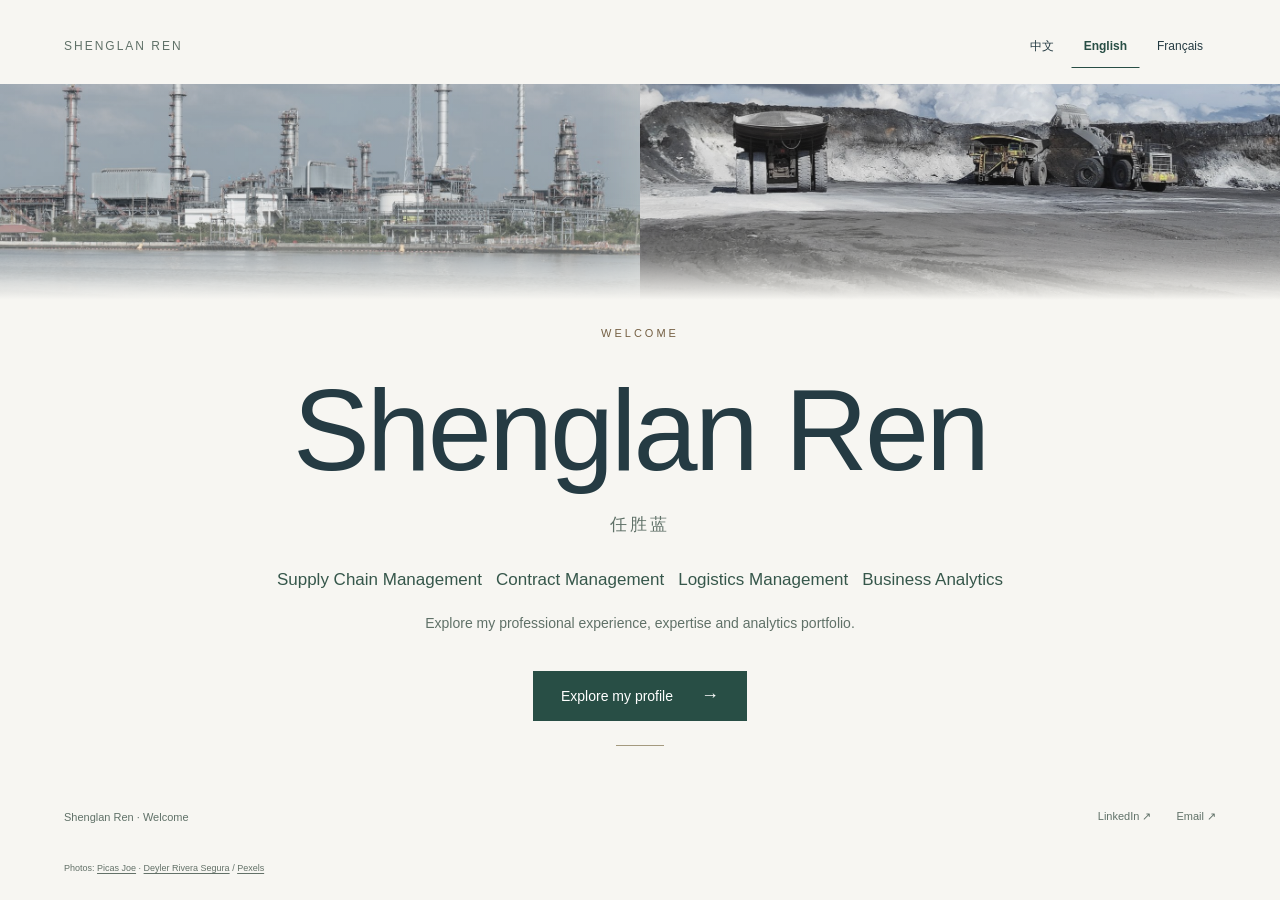
<file: profile/en.html>
<!doctype html><html lang="en"><head><meta charset="utf-8"><link rel="preload" as="image" href="assets/refinery-real.jpg"><meta name="viewport" content="width=device-width, initial-scale=1"><meta name="description" content="Explore my professional experience, expertise and analytics portfolio."><title>Shenglan Ren | Welcome</title><style>*{box-sizing:border-box}html,body{margin:0;min-height:100%;background:#f7f6f2;color:#253b43}body{font-family:-apple-system,BlinkMacSystemFont,"PingFang SC","Microsoft YaHei",sans-serif;-webkit-font-smoothing:antialiased}.welcome{min-height:100svh;display:grid;grid-template-rows:auto 1fr auto;padding:24px clamp(24px,5vw,76px)}a{color:inherit;text-decoration:none}a:focus-visible{outline:2px solid #8b6e45;outline-offset:6px}.top{display:flex;justify-content:space-between;align-items:center;gap:20px}.wordmark{font-size:12px;letter-spacing:2px;color:#5b6d63}.languages{display:flex;gap:4px}.languages a{display:inline-flex;align-items:center;justify-content:center;min-height:44px;padding:6px 12px;font-size:12px;border:1px solid transparent}.languages a[aria-current="page"]{border-bottom-color:#284e45;color:#284e45;font-weight:600}.languages a:hover{background:#edf0e9}.hero{text-align:center;max-width:1050px;width:100%;margin:auto;padding:64px 0 72px}.eyebrow{font-size:11px;text-transform:uppercase;letter-spacing:3px;color:#756044;margin:0 0 28px}h1{font-size:clamp(56px,9vw,116px);font-weight:450;letter-spacing:-3px;line-height:1.1;margin:0 0 20px}html[lang="zh-CN"] h1{letter-spacing:.15em;padding-left:.15em;font-weight:500}.other{font-size:17px;letter-spacing:3px;color:#617568;margin:0 0 28px}.tag{font-size:clamp(14px,2vw,19px);font-weight:500;margin:0 0 14px;color:#36574b}.description{font-size:14px;line-height:1.8;color:#607168;max-width:560px;margin:0 auto}.enter{display:inline-flex;align-items:center;justify-content:center;gap:28px;min-height:50px;padding:12px 27px;margin-top:35px;background:#284e45;border:1px solid #284e45;color:white;font-size:14px;transition:background .18s}.enter:hover{background:#173c33}.enter span{font-size:18px}.bottom{display:flex;justify-content:space-between;align-items:center;gap:20px;padding-top:18px;border-top:1px solid #cbd3cd;font-size:11px;color:#607168}.bottom a{display:inline-flex;align-items:center;min-height:44px}.socials{display:flex;gap:25px}@media(max-width:600px){.welcome{padding:17px 22px}.top{align-items:flex-start;flex-wrap:wrap;gap:8px}.wordmark{display:none}.languages{margin-left:auto}.hero{padding:54px 0 60px}h1{font-size:clamp(44px,12vw,70px);letter-spacing:-1.5px}.eyebrow{font-size:10px;letter-spacing:2px}.other{font-size:14px}.tag{line-height:1.7}.description{font-size:13px}.bottom{flex-wrap:wrap;gap:2px}.socials{gap:22px}.enter{margin-top:29px}.bottom>span{font-size:10px}}@media(prefers-reduced-motion:reduce){.enter{transition:none}}
/* Welcome motion: finite entrance sequence, subtle interaction */
@keyframes reveal{from{opacity:0;transform:translateY(16px)}to{opacity:1;transform:translateY(0)}}
@keyframes nameReveal{from{opacity:0;transform:translateY(22px);filter:blur(5px)}to{opacity:1;transform:translateY(0);filter:blur(0)}}
@keyframes lineReveal{from{transform:scaleX(0);opacity:0}to{transform:scaleX(1);opacity:1}}
@media(prefers-reduced-motion:no-preference){
.top{animation:reveal .7s cubic-bezier(.2,.7,.2,1) both}
.hero .eyebrow{animation:reveal .7s .12s both}
.hero h1{animation:nameReveal 1.15s .23s cubic-bezier(.16,1,.3,1) both}
.hero .other{animation:reveal .85s .42s both}
.hero .tag{animation:reveal .85s .54s both}
.hero .description{animation:reveal .85s .64s both}
.hero .enter{animation:reveal .85s .76s both}
.bottom{animation:reveal .8s .88s both}
.hero:after{content:"";display:block;width:48px;height:1px;margin:35px auto 0;background:#a49a7f;transform-origin:center;animation:lineReveal 1.1s .95s cubic-bezier(.2,.7,.2,1) both}
.enter span{transition:transform .25s ease}.enter:hover span,.enter:focus-visible span{transform:translateX(5px)}
.languages a,.socials a{transition:color .2s ease,background .2s ease}
}
@media(prefers-reduced-motion:reduce){*,*:before,*:after{animation:none!important;transition:none!important}}


/* Shared portfolio palette: ivory, forest green and muted gold */
html,body{background:#f7f6f2;color:#253b43}.welcome{background:#f7f6f2;isolation:isolate;overflow:hidden;position:relative}
.welcome:before,.welcome:after{display:none}
.wordmark,.other,.description,.bottom{color:#607168}.eyebrow{color:#756044}.tag{color:#36574b}
.languages a[aria-current="page"]{border-bottom-color:#284e45;color:#284e45}.languages a:hover{background:#edf0e9}
.enter{background:#284e45;border-color:#284e45;color:#fff}.enter:hover{background:#173c33}.bottom{border-top-color:#cbd3cd}.hero:after{background:#a49a7f!important}.welcome a:focus-visible{outline-color:#8b6e45}
.industry-strip{height:clamp(120px,20vh,210px);background:#dde1d8;position:relative;overflow:hidden;border-top:1px solid #cbd3cd;border-bottom:1px solid #cbd3cd}
.industry-strip img{display:block;width:100%;height:100%;object-fit:cover;object-position:center 57%;filter:saturate(.45)}
.industry-strip:after{content:"";position:absolute;inset:0;background:rgba(31,57,48,.15);pointer-events:none}
.welcome{grid-template-rows:auto 1fr auto auto}.hero{padding:44px 0 38px}.hero:after{margin-top:24px!important}.industry-strip{margin:0 calc(-1 * clamp(24px,5vw,76px))}.bottom{border-top:0;padding-top:10px}
@media(max-width:600px){.hero{padding:40px 0 34px}.industry-strip{margin:0 -22px;height:125px}.industry-strip img{object-position:center 56%}.bottom{padding-top:8px}.hero h1{font-size:clamp(44px,12vw,70px)}}

/* Real industry photography at the top of the welcome page */
.welcome{grid-template-rows:auto auto 1fr auto}.industry-strip{display:grid;grid-template-columns:1fr 1fr;height:clamp(160px,24vh,260px);gap:3px;margin-top:16px}.industry-strip img{min-width:0;object-position:center 43%;filter:saturate(.7)}.industry-strip img+img{object-position:center 85%}.industry-strip:after{background:rgba(31,57,48,.06)}.hero{padding:32px 0}.photo-credits{font-size:9px;line-height:1.7;color:#637168;margin:2px 0 0}.photo-credits a{min-height:0;display:inline;text-decoration:underline;text-underline-offset:2px}.bottom{align-items:center;flex-wrap:wrap}.bottom .photo-credits{flex-basis:100%}@media(max-width:600px){.industry-strip{height:160px;margin-top:8px}.hero{padding:34px 0}.photo-credits{font-size:8px}.welcome{min-height:100svh}}
.tag{max-width:850px;margin-inline:auto;text-wrap:balance;line-height:1.9;font-size:clamp(13px,1.7vw,17px)}@media(max-width:600px){.tag{max-width:330px;font-size:13px}}.tag,.position{display:flex;flex-wrap:wrap;gap:0 14px}.tag{justify-content:center}.tag span,.position span{white-space:nowrap}
/* Blend the photographic banner into the portfolio surface. */
.industry-strip{border:0;gap:0;isolation:isolate;grid-template-rows:minmax(0,1fr)}.industry-strip img{min-height:0;max-height:100%}.industry-strip img{filter:saturate(.6) contrast(.94)}.industry-strip:after{background:linear-gradient(to bottom,rgba(247,246,242,.05) 0%,rgba(247,246,242,.02) 52%,rgba(247,246,242,.32) 79%,#f7f6f2 100%)}.hero{padding-top:20px}.industry-strip img:first-child{mask-image:linear-gradient(to right,#000 0%,#000 94%,rgba(0,0,0,.8) 100%)}@media(max-width:600px){.hero{padding-top:23px}.industry-strip:after{background:linear-gradient(to bottom,transparent 48%,rgba(247,246,242,.35) 79%,#f7f6f2 100%)}}
</style></head><body><div class="welcome"><header class="top"><span class="wordmark">SHENGLAN REN</span><nav class="languages" aria-label="Language"><a href="index.html" lang="zh-CN" hreflang="zh-CN">中文</a><a href="en.html" lang="en" hreflang="en" aria-current="page">English</a><a href="fr.html" lang="fr" hreflang="fr">Français</a></nav></header><div class="industry-strip"><img src="assets/refinery-real.jpg" alt="Oil refinery beside a waterfront" width="1400" height="933" decoding="async"><img src="assets/mining-real.jpg" alt="Haul trucks and a loader at an open-pit mine" width="1400" height="1050" decoding="async"></div><main class="hero"><p class="eyebrow">Welcome</p><h1>Shenglan Ren</h1><p class="other">任胜蓝</p><p class="tag"><span>Supply Chain Management</span><span>Contract Management</span><span>Logistics Management</span><span>Business Analytics</span></p><p class="description">Explore my professional experience, expertise and analytics portfolio.</p><a class="enter" href="about-en.html">Explore my profile<span aria-hidden="true">→</span></a></main><footer class="bottom"><span>Shenglan Ren · Welcome</span><div class="socials"><a href="https://www.linkedin.com/in/renshenglan/" target="_blank" rel="noopener noreferrer">LinkedIn ↗</a><a href="mailto:dulaclyon07@gmail.com">Email ↗</a></div><p class="photo-credits">Photos: <a href="https://www.pexels.com/photo/oil-refinery-near-water-11347815/" target="_blank" rel="noopener noreferrer">Picas Joe</a> · <a href="https://www.pexels.com/photo/open-pit-mine-with-heavy-excavation-machinery-29506757/" target="_blank" rel="noopener noreferrer">Deyler Rivera Segura</a> / <a href="https://www.pexels.com/license/" target="_blank" rel="noopener noreferrer">Pexels</a></p></footer></div></body></html>
</file>
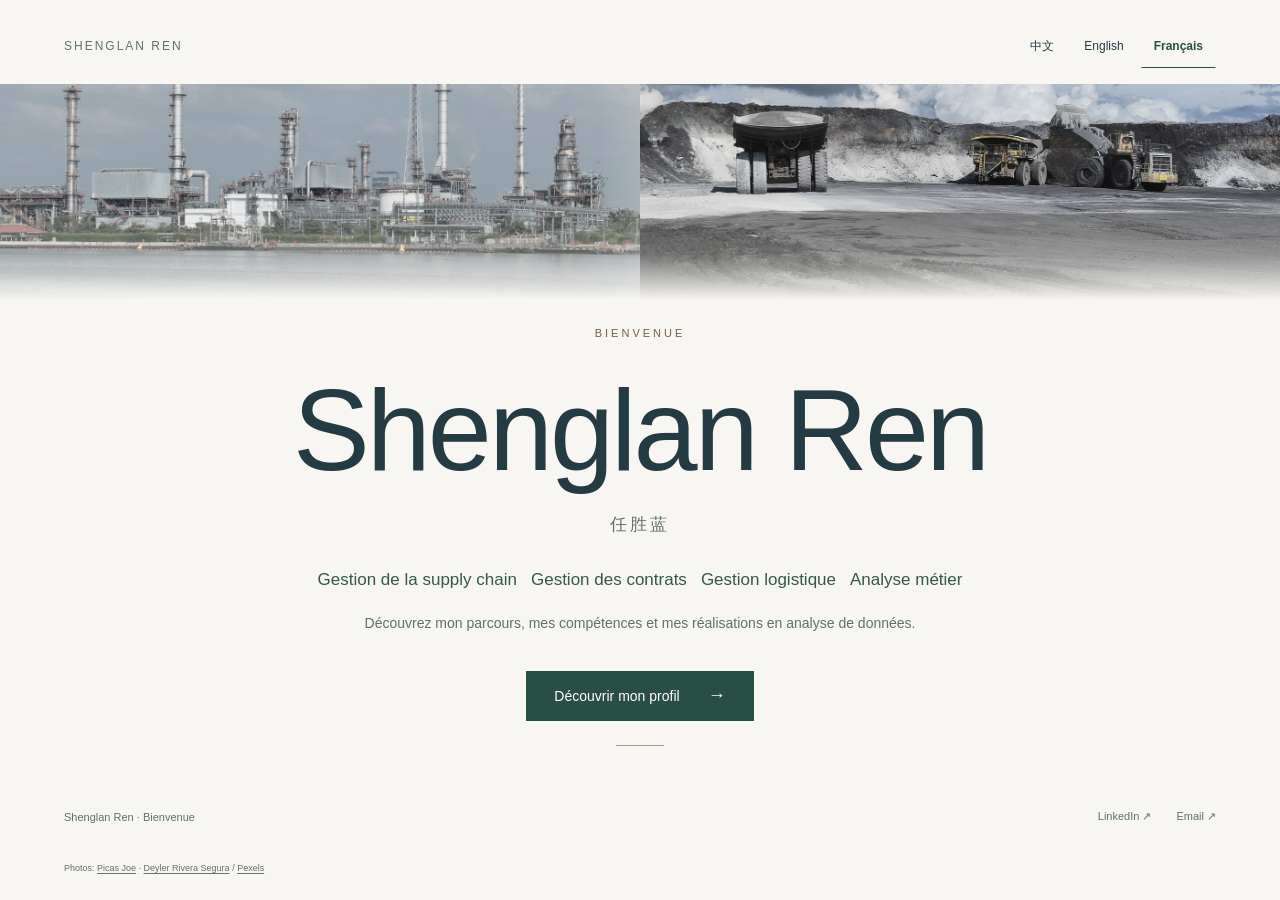
<file: profile/fr.html>
<!doctype html><html lang="fr"><head><meta charset="utf-8"><link rel="preload" as="image" href="assets/refinery-real.jpg"><meta name="viewport" content="width=device-width, initial-scale=1"><meta name="description" content="Découvrez mon parcours, mes compétences et mes réalisations en analyse de données."><title>Shenglan Ren | Bienvenue</title><style>*{box-sizing:border-box}html,body{margin:0;min-height:100%;background:#f7f6f2;color:#253b43}body{font-family:-apple-system,BlinkMacSystemFont,"PingFang SC","Microsoft YaHei",sans-serif;-webkit-font-smoothing:antialiased}.welcome{min-height:100svh;display:grid;grid-template-rows:auto 1fr auto;padding:24px clamp(24px,5vw,76px)}a{color:inherit;text-decoration:none}a:focus-visible{outline:2px solid #8b6e45;outline-offset:6px}.top{display:flex;justify-content:space-between;align-items:center;gap:20px}.wordmark{font-size:12px;letter-spacing:2px;color:#5b6d63}.languages{display:flex;gap:4px}.languages a{display:inline-flex;align-items:center;justify-content:center;min-height:44px;padding:6px 12px;font-size:12px;border:1px solid transparent}.languages a[aria-current="page"]{border-bottom-color:#284e45;color:#284e45;font-weight:600}.languages a:hover{background:#edf0e9}.hero{text-align:center;max-width:1050px;width:100%;margin:auto;padding:64px 0 72px}.eyebrow{font-size:11px;text-transform:uppercase;letter-spacing:3px;color:#756044;margin:0 0 28px}h1{font-size:clamp(56px,9vw,116px);font-weight:450;letter-spacing:-3px;line-height:1.1;margin:0 0 20px}html[lang="zh-CN"] h1{letter-spacing:.15em;padding-left:.15em;font-weight:500}.other{font-size:17px;letter-spacing:3px;color:#617568;margin:0 0 28px}.tag{font-size:clamp(14px,2vw,19px);font-weight:500;margin:0 0 14px;color:#36574b}.description{font-size:14px;line-height:1.8;color:#607168;max-width:560px;margin:0 auto}.enter{display:inline-flex;align-items:center;justify-content:center;gap:28px;min-height:50px;padding:12px 27px;margin-top:35px;background:#284e45;border:1px solid #284e45;color:white;font-size:14px;transition:background .18s}.enter:hover{background:#173c33}.enter span{font-size:18px}.bottom{display:flex;justify-content:space-between;align-items:center;gap:20px;padding-top:18px;border-top:1px solid #cbd3cd;font-size:11px;color:#607168}.bottom a{display:inline-flex;align-items:center;min-height:44px}.socials{display:flex;gap:25px}@media(max-width:600px){.welcome{padding:17px 22px}.top{align-items:flex-start;flex-wrap:wrap;gap:8px}.wordmark{display:none}.languages{margin-left:auto}.hero{padding:54px 0 60px}h1{font-size:clamp(44px,12vw,70px);letter-spacing:-1.5px}.eyebrow{font-size:10px;letter-spacing:2px}.other{font-size:14px}.tag{line-height:1.7}.description{font-size:13px}.bottom{flex-wrap:wrap;gap:2px}.socials{gap:22px}.enter{margin-top:29px}.bottom>span{font-size:10px}}@media(prefers-reduced-motion:reduce){.enter{transition:none}}
/* Welcome motion: finite entrance sequence, subtle interaction */
@keyframes reveal{from{opacity:0;transform:translateY(16px)}to{opacity:1;transform:translateY(0)}}
@keyframes nameReveal{from{opacity:0;transform:translateY(22px);filter:blur(5px)}to{opacity:1;transform:translateY(0);filter:blur(0)}}
@keyframes lineReveal{from{transform:scaleX(0);opacity:0}to{transform:scaleX(1);opacity:1}}
@media(prefers-reduced-motion:no-preference){
.top{animation:reveal .7s cubic-bezier(.2,.7,.2,1) both}
.hero .eyebrow{animation:reveal .7s .12s both}
.hero h1{animation:nameReveal 1.15s .23s cubic-bezier(.16,1,.3,1) both}
.hero .other{animation:reveal .85s .42s both}
.hero .tag{animation:reveal .85s .54s both}
.hero .description{animation:reveal .85s .64s both}
.hero .enter{animation:reveal .85s .76s both}
.bottom{animation:reveal .8s .88s both}
.hero:after{content:"";display:block;width:48px;height:1px;margin:35px auto 0;background:#a49a7f;transform-origin:center;animation:lineReveal 1.1s .95s cubic-bezier(.2,.7,.2,1) both}
.enter span{transition:transform .25s ease}.enter:hover span,.enter:focus-visible span{transform:translateX(5px)}
.languages a,.socials a{transition:color .2s ease,background .2s ease}
}
@media(prefers-reduced-motion:reduce){*,*:before,*:after{animation:none!important;transition:none!important}}


/* Shared portfolio palette: ivory, forest green and muted gold */
html,body{background:#f7f6f2;color:#253b43}.welcome{background:#f7f6f2;isolation:isolate;overflow:hidden;position:relative}
.welcome:before,.welcome:after{display:none}
.wordmark,.other,.description,.bottom{color:#607168}.eyebrow{color:#756044}.tag{color:#36574b}
.languages a[aria-current="page"]{border-bottom-color:#284e45;color:#284e45}.languages a:hover{background:#edf0e9}
.enter{background:#284e45;border-color:#284e45;color:#fff}.enter:hover{background:#173c33}.bottom{border-top-color:#cbd3cd}.hero:after{background:#a49a7f!important}.welcome a:focus-visible{outline-color:#8b6e45}
.industry-strip{height:clamp(120px,20vh,210px);background:#dde1d8;position:relative;overflow:hidden;border-top:1px solid #cbd3cd;border-bottom:1px solid #cbd3cd}
.industry-strip img{display:block;width:100%;height:100%;object-fit:cover;object-position:center 57%;filter:saturate(.45)}
.industry-strip:after{content:"";position:absolute;inset:0;background:rgba(31,57,48,.15);pointer-events:none}
.welcome{grid-template-rows:auto 1fr auto auto}.hero{padding:44px 0 38px}.hero:after{margin-top:24px!important}.industry-strip{margin:0 calc(-1 * clamp(24px,5vw,76px))}.bottom{border-top:0;padding-top:10px}
@media(max-width:600px){.hero{padding:40px 0 34px}.industry-strip{margin:0 -22px;height:125px}.industry-strip img{object-position:center 56%}.bottom{padding-top:8px}.hero h1{font-size:clamp(44px,12vw,70px)}}

/* Real industry photography at the top of the welcome page */
.welcome{grid-template-rows:auto auto 1fr auto}.industry-strip{display:grid;grid-template-columns:1fr 1fr;height:clamp(160px,24vh,260px);gap:3px;margin-top:16px}.industry-strip img{min-width:0;object-position:center 43%;filter:saturate(.7)}.industry-strip img+img{object-position:center 85%}.industry-strip:after{background:rgba(31,57,48,.06)}.hero{padding:32px 0}.photo-credits{font-size:9px;line-height:1.7;color:#637168;margin:2px 0 0}.photo-credits a{min-height:0;display:inline;text-decoration:underline;text-underline-offset:2px}.bottom{align-items:center;flex-wrap:wrap}.bottom .photo-credits{flex-basis:100%}@media(max-width:600px){.industry-strip{height:160px;margin-top:8px}.hero{padding:34px 0}.photo-credits{font-size:8px}.welcome{min-height:100svh}}
.tag{max-width:850px;margin-inline:auto;text-wrap:balance;line-height:1.9;font-size:clamp(13px,1.7vw,17px)}@media(max-width:600px){.tag{max-width:330px;font-size:13px}}.tag,.position{display:flex;flex-wrap:wrap;gap:0 14px}.tag{justify-content:center}.tag span,.position span{white-space:nowrap}
/* Blend the photographic banner into the portfolio surface. */
.industry-strip{border:0;gap:0;isolation:isolate;grid-template-rows:minmax(0,1fr)}.industry-strip img{min-height:0;max-height:100%}.industry-strip img{filter:saturate(.6) contrast(.94)}.industry-strip:after{background:linear-gradient(to bottom,rgba(247,246,242,.05) 0%,rgba(247,246,242,.02) 52%,rgba(247,246,242,.32) 79%,#f7f6f2 100%)}.hero{padding-top:20px}.industry-strip img:first-child{mask-image:linear-gradient(to right,#000 0%,#000 94%,rgba(0,0,0,.8) 100%)}@media(max-width:600px){.hero{padding-top:23px}.industry-strip:after{background:linear-gradient(to bottom,transparent 48%,rgba(247,246,242,.35) 79%,#f7f6f2 100%)}}
</style></head><body><div class="welcome"><header class="top"><span class="wordmark">SHENGLAN REN</span><nav class="languages" aria-label="Language"><a href="index.html" lang="zh-CN" hreflang="zh-CN">中文</a><a href="en.html" lang="en" hreflang="en">English</a><a href="fr.html" lang="fr" hreflang="fr" aria-current="page">Français</a></nav></header><div class="industry-strip"><img src="assets/refinery-real.jpg" alt="Oil refinery beside a waterfront" width="1400" height="933" decoding="async"><img src="assets/mining-real.jpg" alt="Haul trucks and a loader at an open-pit mine" width="1400" height="1050" decoding="async"></div><main class="hero"><p class="eyebrow">Bienvenue</p><h1>Shenglan Ren</h1><p class="other">任胜蓝</p><p class="tag"><span>Gestion de la supply chain</span><span>Gestion des contrats</span><span>Gestion logistique</span><span>Analyse métier</span></p><p class="description">Découvrez mon parcours, mes compétences et mes réalisations en analyse de données.</p><a class="enter" href="about-fr.html">Découvrir mon profil<span aria-hidden="true">→</span></a></main><footer class="bottom"><span>Shenglan Ren · Bienvenue</span><div class="socials"><a href="https://www.linkedin.com/in/renshenglan/" target="_blank" rel="noopener noreferrer">LinkedIn ↗</a><a href="mailto:dulaclyon07@gmail.com">Email ↗</a></div><p class="photo-credits">Photos: <a href="https://www.pexels.com/photo/oil-refinery-near-water-11347815/" target="_blank" rel="noopener noreferrer">Picas Joe</a> · <a href="https://www.pexels.com/photo/open-pit-mine-with-heavy-excavation-machinery-29506757/" target="_blank" rel="noopener noreferrer">Deyler Rivera Segura</a> / <a href="https://www.pexels.com/license/" target="_blank" rel="noopener noreferrer">Pexels</a></p></footer></div></body></html>
</file>
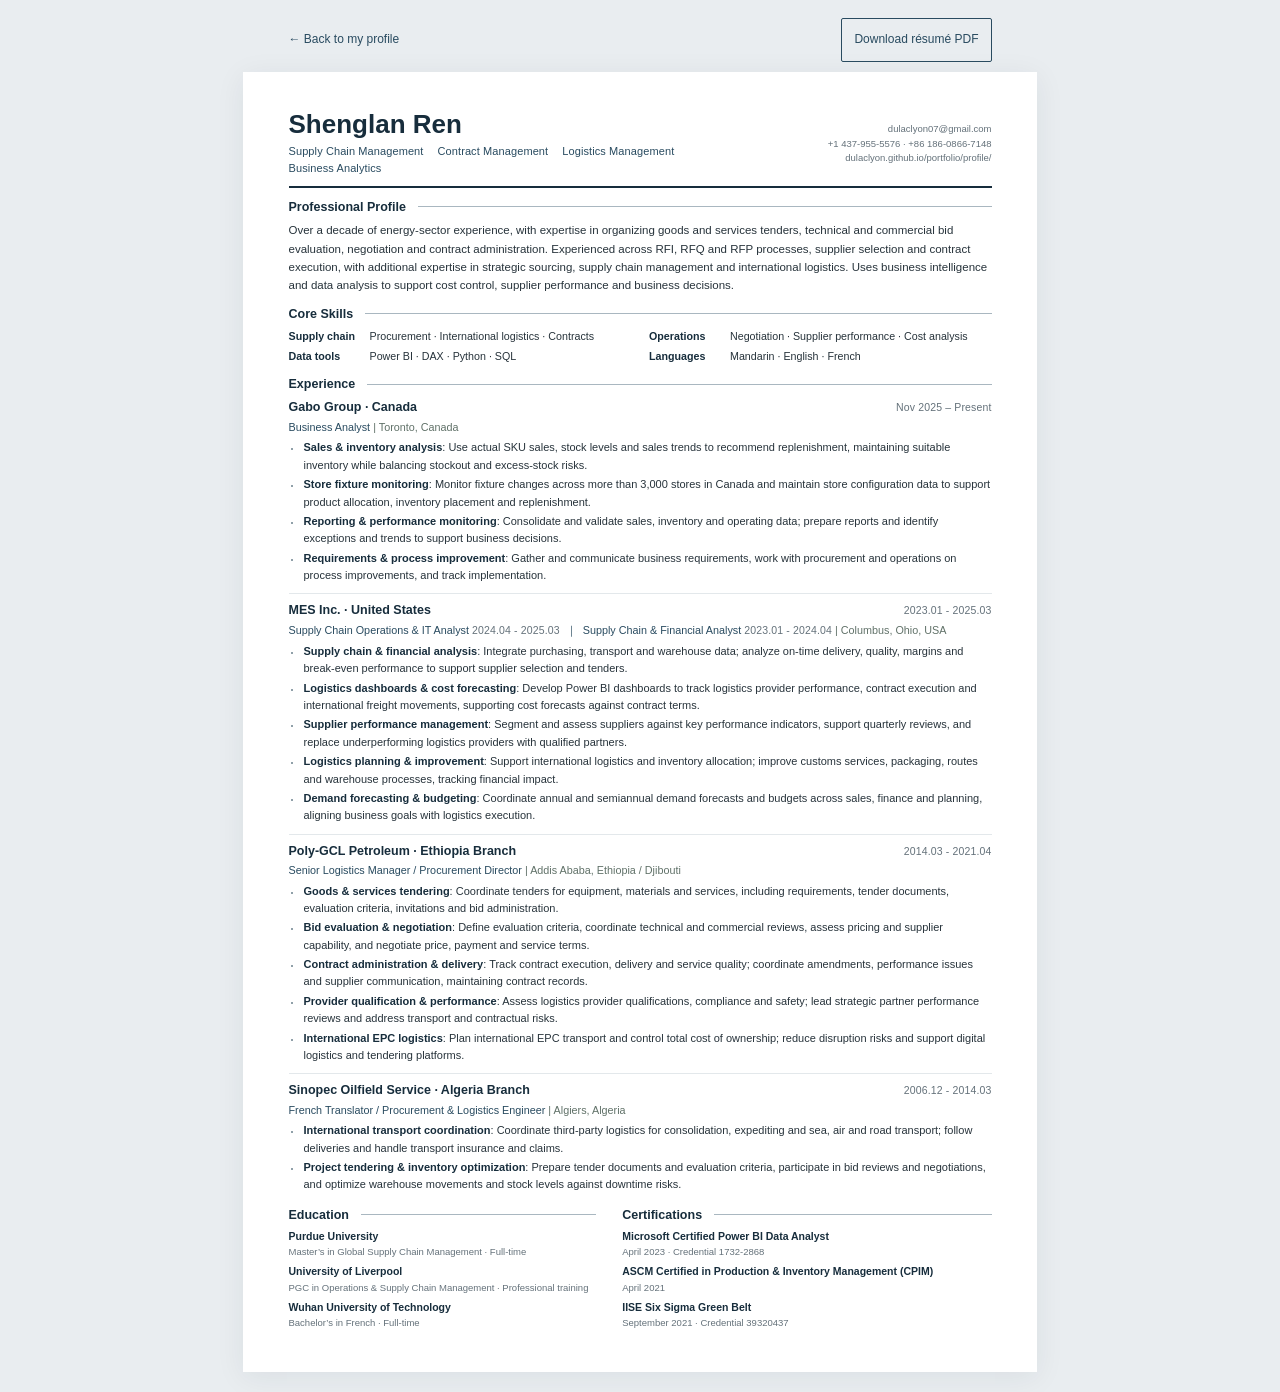
<file: profile/resume-en.html>
<!doctype html><html lang="en"><head><meta charset="utf-8"><meta name="viewport" content="width=device-width, initial-scale=1"><title>Shenglan Ren | Résumé</title><style>

:root{--ink:#27333b;--heading:#172d3c;--muted:#64717a;--line:#a9b7c0;--accent:#294b60}
*{box-sizing:border-box}html{background:#e9edf0}body{margin:0;color:var(--ink);font-family:"PingFang SC","Microsoft YaHei","Noto Sans CJK SC","Heiti SC",sans-serif;font-size:13px;line-height:1.65;-webkit-font-smoothing:antialiased;text-rendering:optimizeLegibility}
.paper{width:210mm;max-width:calc(100% - 40px);margin:20px auto;padding:10mm 12mm 11mm;background:#fff;box-shadow:0 5px 28px #192d3b12}
header{display:grid;grid-template-columns:1fr auto;gap:14px;align-items:center;padding-bottom:8px;border-bottom:2px solid var(--heading)}
h1{font-size:26px;letter-spacing:3px;margin:0 0 3px;line-height:1.15;font-weight:600;color:var(--heading)}.position{font-size:11px;letter-spacing:.1px;color:var(--accent);font-weight:500;margin:0}
.contact{text-align:right;font-size:9.5px;line-height:1.5;color:var(--muted);font-family:Arial,"PingFang SC",sans-serif}a{color:inherit;text-decoration:none}a:hover{text-decoration:underline}a:focus-visible{outline:2px solid var(--accent);outline-offset:3px}
section{margin-top:11px}h2{margin:0 0 6px;font-size:12.5px;font-weight:600;letter-spacing:1.5px;display:flex;align-items:center;gap:12px;color:var(--heading);line-height:1.3}h2:after{content:"";height:1px;background:var(--line);flex:1}
p{margin:0}.summary{font-size:11.5px;line-height:1.6;text-align:justify;overflow-wrap:break-word}
.skills{display:grid;grid-template-columns:1fr 1fr;column-gap:18px;row-gap:2px;font-size:10.7px;line-height:1.65}.skills p{display:grid;grid-template-columns:55px 1fr;gap:5px}.label{font-weight:600;color:var(--heading);white-space:nowrap}
.job{margin-top:9px;break-inside:avoid}.job:first-of-type{margin-top:0}.job+.job{padding-top:7px;border-top:1px solid #e3e8eb}.job-top{display:grid;grid-template-columns:minmax(0,1fr) auto;align-items:baseline;gap:16px}.company{font-size:12.5px;font-weight:600;line-height:1.5;margin:0;color:var(--heading)}.dates{font-family:Arial,sans-serif;font-size:10.5px;font-variant-numeric:tabular-nums;white-space:nowrap;color:var(--muted);letter-spacing:.15px}.role{font-size:10.8px;font-weight:500;color:var(--accent);margin-top:2px;line-height:1.5}.role+.role{margin-top:0}.location{font-size:10px;color:var(--muted);margin-top:2px}
ul{padding:0 0 0 13px;margin:4px 0 0;font-size:11px;line-height:1.58}li{padding-left:2px;margin:2px 0}li::marker{color:#6b808d;font-size:8px}li strong{font-weight:600;color:var(--heading)}
.bottom{display:grid;grid-template-columns:1fr 1.2fr;gap:26px;margin-top:0}.bottom section{margin-top:11px}.record{font-size:10.5px;line-height:1.45;margin-top:5px}.record strong{font-weight:550;color:var(--heading)}.detail{color:var(--muted);font-size:9.5px}
@page{size:A4;margin:10mm 12mm}@media print{html{background:#fff}body{print-color-adjust:exact;-webkit-print-color-adjust:exact}.paper{width:100%;max-width:none;margin:0;box-shadow:none;padding:0}header{padding-bottom:7px}section{margin-top:10px}.job{margin-top:8px}.job+.job{padding-top:6px}h2{margin-bottom:6px}.bottom section{margin-top:10px}a{color:inherit}}
@media screen and (max-width:650px){.paper{max-width:none;width:100%;margin:0;padding:25px 21px 32px;box-shadow:none}header{grid-template-columns:1fr;gap:7px}.contact{text-align:left;font-size:11px}.bottom{grid-template-columns:1fr;gap:0}.skills{grid-template-columns:1fr;font-size:11.5px;row-gap:5px}.company{font-size:12.5px}.dates{font-size:10px}.summary,ul{font-size:12px}.role{font-size:11px}.record{font-size:11.5px}.detail{font-size:10.5px}}
@media screen and (max-width:380px){.job-top{grid-template-columns:1fr;gap:1px}.dates{font-size:10.5px}.paper{padding-inline:18px}}

.resume-nav{max-width:210mm;margin:18px auto -10px;font-size:12px;padding:0 12mm;color:#294b60}.resume-nav a{display:inline-flex;align-items:center;min-height:44px}@media print{.resume-nav{display:none}}@media(max-width:650px){.resume-nav{margin:8px 0 0;padding:0 21px}}html:not([lang="zh-CN"]) body{font-family:-apple-system,BlinkMacSystemFont,"Segoe UI",Arial,sans-serif}html:not([lang="zh-CN"]) h1,html:not([lang="zh-CN"]) h2{letter-spacing:0}.skills p{grid-template-columns:76px minmax(0,1fr)}.company{overflow-wrap:break-word}.role .dates{white-space:normal}.summary{text-align:left}@media(max-width:650px){.job-top{grid-template-columns:1fr;gap:2px}.skills p{grid-template-columns:80px minmax(0,1fr)}}header{grid-template-columns:minmax(0,1fr) auto}.position{max-width:430px;line-height:1.6;text-wrap:balance}@media(max-width:650px){header{grid-template-columns:1fr}}.tag,.position{display:flex;flex-wrap:wrap;gap:0 14px}.tag{justify-content:center}.tag span,.position span{white-space:nowrap}.office-location{font-size:11px;line-height:1.5;color:#607168;margin:3px 0 2px}@media print{.office-location{font-size:9px}}@media(max-width:650px){.office-location{font-size:11px}}.role-location{font-weight:400;color:#607168;font-size:inherit}.resume-nav{display:flex;align-items:center;justify-content:space-between;gap:15px;flex-wrap:wrap}.pdf-download{padding:0 12px;border:1px solid #294b60;border-radius:2px}</style></head><body><nav class="resume-nav" aria-label="Résumé navigation"><a href="about-en.html">← Back to my profile</a><a class="pdf-download" href="assets/Shenglan_Ren_CV_EN.pdf" download="Shenglan_Ren_CV_EN.pdf">Download résumé PDF</a></nav><main class="paper"><header><div><h1>Shenglan Ren</h1><p class="position"><span>Supply Chain Management</span><span>Contract Management</span><span>Logistics Management</span><span>Business Analytics</span></p></div><div class="contact"><div><a href="mailto:dulaclyon07@gmail.com">dulaclyon07@gmail.com</a></div><div>+1 437-955-5576 · +86 186-0866-7148</div><div><a href="https://dulaclyon.github.io/portfolio/profile/">dulaclyon.github.io/portfolio/profile/</a></div></div></header>
<section><h2>Professional Profile</h2><p class="summary">Over a decade of energy-sector experience, with expertise in organizing goods and services tenders, technical and commercial bid evaluation, negotiation and contract administration. Experienced across RFI, RFQ and RFP processes, supplier selection and contract execution, with additional expertise in strategic sourcing, supply chain management and international logistics. Uses business intelligence and data analysis to support cost control, supplier performance and business decisions.</p></section>
<section><h2>Core Skills</h2><div class="skills"><p><span class="label">Supply chain</span><span>Procurement · International logistics · Contracts</span></p><p><span class="label">Operations</span><span>Negotiation · Supplier performance · Cost analysis</span></p><p><span class="label">Data tools</span><span>Power BI · DAX · Python · SQL</span></p><p><span class="label">Languages</span><span>Mandarin · English · French</span></p></div></section>
<section><h2>Experience</h2>
<article class="job"><div class="job-top"><h3 class="company">Gabo Group · Canada</h3><span class="dates">Nov 2025 – Present</span></div>
<p class="role">Business Analyst <span class="role-location"> | Toronto, Canada</span></p>
<ul>
<li><strong>Sales &amp; inventory analysis</strong>: Use actual SKU sales, stock levels and sales trends to recommend replenishment, maintaining suitable inventory while balancing stockout and excess-stock risks.</li>
<li><strong>Store fixture monitoring</strong>: Monitor fixture changes across more than 3,000 stores in Canada and maintain store configuration data to support product allocation, inventory placement and replenishment.</li>
<li><strong>Reporting &amp; performance monitoring</strong>: Consolidate and validate sales, inventory and operating data; prepare reports and identify exceptions and trends to support business decisions.</li>
<li><strong>Requirements &amp; process improvement</strong>: Gather and communicate business requirements, work with procurement and operations on process improvements, and track implementation.</li>
</ul>
</article>
<article class="job"><div class="job-top"><h3 class="company">MES Inc. · United States</h3><span class="dates">2023.01 - 2025.03</span></div>
<p class="role">Supply Chain Operations &amp; IT Analyst <span class="dates">2024.04 - 2025.03</span>  ｜  Supply Chain &amp; Financial Analyst <span class="dates">2023.01 - 2024.04</span> <span class="role-location"> | Columbus, Ohio, USA</span></p>
<ul>
<li><strong>Supply chain &amp; financial analysis</strong>: Integrate purchasing, transport and warehouse data; analyze on-time delivery, quality, margins and break-even performance to support supplier selection and tenders.</li>
<li><strong>Logistics dashboards &amp; cost forecasting</strong>: Develop Power BI dashboards to track logistics provider performance, contract execution and international freight movements, supporting cost forecasts against contract terms.</li>
<li><strong>Supplier performance management</strong>: Segment and assess suppliers against key performance indicators, support quarterly reviews, and replace underperforming logistics providers with qualified partners.</li>
<li><strong>Logistics planning &amp; improvement</strong>: Support international logistics and inventory allocation; improve customs services, packaging, routes and warehouse processes, tracking financial impact.</li>
<li><strong>Demand forecasting &amp; budgeting</strong>: Coordinate annual and semiannual demand forecasts and budgets across sales, finance and planning, aligning business goals with logistics execution.</li>
</ul>
</article>
<article class="job"><div class="job-top"><h3 class="company">Poly-GCL Petroleum · Ethiopia Branch</h3><span class="dates">2014.03 - 2021.04</span></div>
<p class="role">Senior Logistics Manager / Procurement Director <span class="role-location"> | Addis Ababa, Ethiopia / Djibouti</span></p>
<ul>
<li><strong>Goods &amp; services tendering</strong>: Coordinate tenders for equipment, materials and services, including requirements, tender documents, evaluation criteria, invitations and bid administration.</li>
<li><strong>Bid evaluation &amp; negotiation</strong>: Define evaluation criteria, coordinate technical and commercial reviews, assess pricing and supplier capability, and negotiate price, payment and service terms.</li>
<li><strong>Contract administration &amp; delivery</strong>: Track contract execution, delivery and service quality; coordinate amendments, performance issues and supplier communication, maintaining contract records.</li>
<li><strong>Provider qualification &amp; performance</strong>: Assess logistics provider qualifications, compliance and safety; lead strategic partner performance reviews and address transport and contractual risks.</li>
<li><strong>International EPC logistics</strong>: Plan international EPC transport and control total cost of ownership; reduce disruption risks and support digital logistics and tendering platforms.</li>
</ul>
</article>
<article class="job"><div class="job-top"><h3 class="company">Sinopec Oilfield Service · Algeria Branch</h3><span class="dates">2006.12 - 2014.03</span></div>
<p class="role">French Translator / Procurement &amp; Logistics Engineer <span class="role-location"> | Algiers, Algeria</span></p>
<ul>
<li><strong>International transport coordination</strong>: Coordinate third-party logistics for consolidation, expediting and sea, air and road transport; follow deliveries and handle transport insurance and claims.</li>
<li><strong>Project tendering &amp; inventory optimization</strong>: Prepare tender documents and evaluation criteria, participate in bid reviews and negotiations, and optimize warehouse movements and stock levels against downtime risks.</li>
</ul>
</article>
</section><div class="bottom"><section><h2>Education</h2>
<p class="record"><strong>Purdue University</strong><br><span class="detail">Master’s in Global Supply Chain Management · Full-time</span></p>
<p class="record"><strong>University of Liverpool</strong><br><span class="detail">PGC in Operations &amp; Supply Chain Management · Professional training</span></p>
<p class="record"><strong>Wuhan University of Technology</strong><br><span class="detail">Bachelor’s in French · Full-time</span></p>
</section><section><h2>Certifications</h2>
<p class="record"><strong>Microsoft Certified Power BI Data Analyst</strong><br><span class="detail">April 2023 · Credential 1732-2868</span></p>
<p class="record"><strong>ASCM Certified in Production &amp; Inventory Management (CPIM)</strong><br><span class="detail">April 2021</span></p>
<p class="record"><strong>IISE Six Sigma Green Belt</strong><br><span class="detail">September 2021 · Credential 39320437</span></p>
</section></div></main></body></html>
</file>
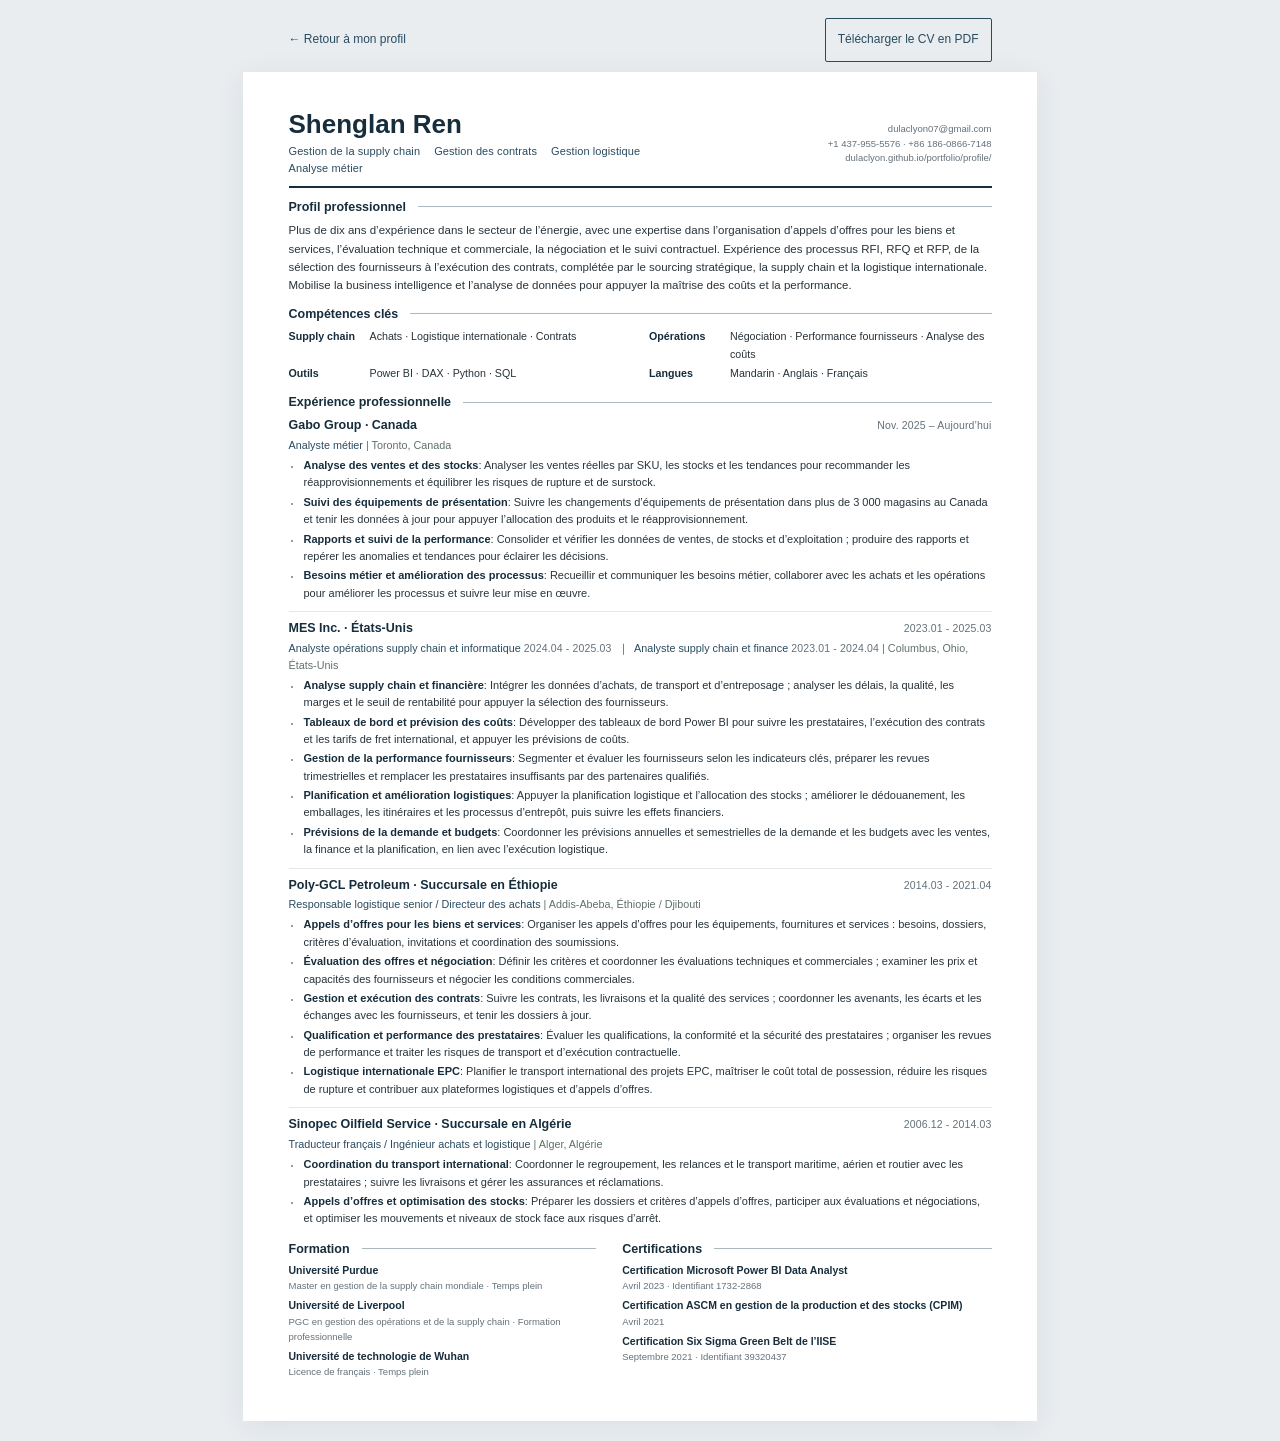
<file: profile/resume-fr.html>
<!doctype html><html lang="fr"><head><meta charset="utf-8"><meta name="viewport" content="width=device-width, initial-scale=1"><title>Shenglan Ren | CV</title><style>

:root{--ink:#27333b;--heading:#172d3c;--muted:#64717a;--line:#a9b7c0;--accent:#294b60}
*{box-sizing:border-box}html{background:#e9edf0}body{margin:0;color:var(--ink);font-family:"PingFang SC","Microsoft YaHei","Noto Sans CJK SC","Heiti SC",sans-serif;font-size:13px;line-height:1.65;-webkit-font-smoothing:antialiased;text-rendering:optimizeLegibility}
.paper{width:210mm;max-width:calc(100% - 40px);margin:20px auto;padding:10mm 12mm 11mm;background:#fff;box-shadow:0 5px 28px #192d3b12}
header{display:grid;grid-template-columns:1fr auto;gap:14px;align-items:center;padding-bottom:8px;border-bottom:2px solid var(--heading)}
h1{font-size:26px;letter-spacing:3px;margin:0 0 3px;line-height:1.15;font-weight:600;color:var(--heading)}.position{font-size:11px;letter-spacing:.1px;color:var(--accent);font-weight:500;margin:0}
.contact{text-align:right;font-size:9.5px;line-height:1.5;color:var(--muted);font-family:Arial,"PingFang SC",sans-serif}a{color:inherit;text-decoration:none}a:hover{text-decoration:underline}a:focus-visible{outline:2px solid var(--accent);outline-offset:3px}
section{margin-top:11px}h2{margin:0 0 6px;font-size:12.5px;font-weight:600;letter-spacing:1.5px;display:flex;align-items:center;gap:12px;color:var(--heading);line-height:1.3}h2:after{content:"";height:1px;background:var(--line);flex:1}
p{margin:0}.summary{font-size:11.5px;line-height:1.6;text-align:justify;overflow-wrap:break-word}
.skills{display:grid;grid-template-columns:1fr 1fr;column-gap:18px;row-gap:2px;font-size:10.7px;line-height:1.65}.skills p{display:grid;grid-template-columns:55px 1fr;gap:5px}.label{font-weight:600;color:var(--heading);white-space:nowrap}
.job{margin-top:9px;break-inside:avoid}.job:first-of-type{margin-top:0}.job+.job{padding-top:7px;border-top:1px solid #e3e8eb}.job-top{display:grid;grid-template-columns:minmax(0,1fr) auto;align-items:baseline;gap:16px}.company{font-size:12.5px;font-weight:600;line-height:1.5;margin:0;color:var(--heading)}.dates{font-family:Arial,sans-serif;font-size:10.5px;font-variant-numeric:tabular-nums;white-space:nowrap;color:var(--muted);letter-spacing:.15px}.role{font-size:10.8px;font-weight:500;color:var(--accent);margin-top:2px;line-height:1.5}.role+.role{margin-top:0}.location{font-size:10px;color:var(--muted);margin-top:2px}
ul{padding:0 0 0 13px;margin:4px 0 0;font-size:11px;line-height:1.58}li{padding-left:2px;margin:2px 0}li::marker{color:#6b808d;font-size:8px}li strong{font-weight:600;color:var(--heading)}
.bottom{display:grid;grid-template-columns:1fr 1.2fr;gap:26px;margin-top:0}.bottom section{margin-top:11px}.record{font-size:10.5px;line-height:1.45;margin-top:5px}.record strong{font-weight:550;color:var(--heading)}.detail{color:var(--muted);font-size:9.5px}
@page{size:A4;margin:10mm 12mm}@media print{html{background:#fff}body{print-color-adjust:exact;-webkit-print-color-adjust:exact}.paper{width:100%;max-width:none;margin:0;box-shadow:none;padding:0}header{padding-bottom:7px}section{margin-top:10px}.job{margin-top:8px}.job+.job{padding-top:6px}h2{margin-bottom:6px}.bottom section{margin-top:10px}a{color:inherit}}
@media screen and (max-width:650px){.paper{max-width:none;width:100%;margin:0;padding:25px 21px 32px;box-shadow:none}header{grid-template-columns:1fr;gap:7px}.contact{text-align:left;font-size:11px}.bottom{grid-template-columns:1fr;gap:0}.skills{grid-template-columns:1fr;font-size:11.5px;row-gap:5px}.company{font-size:12.5px}.dates{font-size:10px}.summary,ul{font-size:12px}.role{font-size:11px}.record{font-size:11.5px}.detail{font-size:10.5px}}
@media screen and (max-width:380px){.job-top{grid-template-columns:1fr;gap:1px}.dates{font-size:10.5px}.paper{padding-inline:18px}}

.resume-nav{max-width:210mm;margin:18px auto -10px;font-size:12px;padding:0 12mm;color:#294b60}.resume-nav a{display:inline-flex;align-items:center;min-height:44px}@media print{.resume-nav{display:none}}@media(max-width:650px){.resume-nav{margin:8px 0 0;padding:0 21px}}html:not([lang="zh-CN"]) body{font-family:-apple-system,BlinkMacSystemFont,"Segoe UI",Arial,sans-serif}html:not([lang="zh-CN"]) h1,html:not([lang="zh-CN"]) h2{letter-spacing:0}.skills p{grid-template-columns:76px minmax(0,1fr)}.company{overflow-wrap:break-word}.role .dates{white-space:normal}.summary{text-align:left}@media(max-width:650px){.job-top{grid-template-columns:1fr;gap:2px}.skills p{grid-template-columns:80px minmax(0,1fr)}}header{grid-template-columns:minmax(0,1fr) auto}.position{max-width:430px;line-height:1.6;text-wrap:balance}@media(max-width:650px){header{grid-template-columns:1fr}}.tag,.position{display:flex;flex-wrap:wrap;gap:0 14px}.tag{justify-content:center}.tag span,.position span{white-space:nowrap}.office-location{font-size:11px;line-height:1.5;color:#607168;margin:3px 0 2px}@media print{.office-location{font-size:9px}}@media(max-width:650px){.office-location{font-size:11px}}.role-location{font-weight:400;color:#607168;font-size:inherit}.resume-nav{display:flex;align-items:center;justify-content:space-between;gap:15px;flex-wrap:wrap}.pdf-download{padding:0 12px;border:1px solid #294b60;border-radius:2px}</style></head><body><nav class="resume-nav" aria-label="Navigation du CV"><a href="about-fr.html">← Retour à mon profil</a><a class="pdf-download" href="assets/Shenglan_Ren_CV_FR.pdf" download="Shenglan_Ren_CV_FR.pdf">Télécharger le CV en PDF</a></nav><main class="paper"><header><div><h1>Shenglan Ren</h1><p class="position"><span>Gestion de la supply chain</span><span>Gestion des contrats</span><span>Gestion logistique</span><span>Analyse métier</span></p></div><div class="contact"><div><a href="mailto:dulaclyon07@gmail.com">dulaclyon07@gmail.com</a></div><div>+1 437-955-5576 · +86 186-0866-7148</div><div><a href="https://dulaclyon.github.io/portfolio/profile/">dulaclyon.github.io/portfolio/profile/</a></div></div></header>
<section><h2>Profil professionnel</h2><p class="summary">Plus de dix ans d’expérience dans le secteur de l’énergie, avec une expertise dans l’organisation d’appels d’offres pour les biens et services, l’évaluation technique et commerciale, la négociation et le suivi contractuel. Expérience des processus RFI, RFQ et RFP, de la sélection des fournisseurs à l’exécution des contrats, complétée par le sourcing stratégique, la supply chain et la logistique internationale. Mobilise la business intelligence et l’analyse de données pour appuyer la maîtrise des coûts et la performance.</p></section>
<section><h2>Compétences clés</h2><div class="skills"><p><span class="label">Supply chain</span><span>Achats · Logistique internationale · Contrats</span></p><p><span class="label">Opérations</span><span>Négociation · Performance fournisseurs · Analyse des coûts</span></p><p><span class="label">Outils</span><span>Power BI · DAX · Python · SQL</span></p><p><span class="label">Langues</span><span>Mandarin · Anglais · Français</span></p></div></section>
<section><h2>Expérience professionnelle</h2>
<article class="job"><div class="job-top"><h3 class="company">Gabo Group · Canada</h3><span class="dates">Nov. 2025 – Aujourd’hui</span></div>
<p class="role">Analyste métier <span class="role-location"> | Toronto, Canada</span></p>
<ul>
<li><strong>Analyse des ventes et des stocks</strong>: Analyser les ventes réelles par SKU, les stocks et les tendances pour recommander les réapprovisionnements et équilibrer les risques de rupture et de surstock.</li>
<li><strong>Suivi des équipements de présentation</strong>: Suivre les changements d’équipements de présentation dans plus de 3 000 magasins au Canada et tenir les données à jour pour appuyer l’allocation des produits et le réapprovisionnement.</li>
<li><strong>Rapports et suivi de la performance</strong>: Consolider et vérifier les données de ventes, de stocks et d’exploitation ; produire des rapports et repérer les anomalies et tendances pour éclairer les décisions.</li>
<li><strong>Besoins métier et amélioration des processus</strong>: Recueillir et communiquer les besoins métier, collaborer avec les achats et les opérations pour améliorer les processus et suivre leur mise en œuvre.</li>
</ul>
</article>
<article class="job"><div class="job-top"><h3 class="company">MES Inc. · États-Unis</h3><span class="dates">2023.01 - 2025.03</span></div>
<p class="role">Analyste opérations supply chain et informatique <span class="dates">2024.04 - 2025.03</span>  ｜  Analyste supply chain et finance <span class="dates">2023.01 - 2024.04</span> <span class="role-location"> | Columbus, Ohio, États-Unis</span></p>
<ul>
<li><strong>Analyse supply chain et financière</strong>: Intégrer les données d’achats, de transport et d’entreposage ; analyser les délais, la qualité, les marges et le seuil de rentabilité pour appuyer la sélection des fournisseurs.</li>
<li><strong>Tableaux de bord et prévision des coûts</strong>: Développer des tableaux de bord Power BI pour suivre les prestataires, l’exécution des contrats et les tarifs de fret international, et appuyer les prévisions de coûts.</li>
<li><strong>Gestion de la performance fournisseurs</strong>: Segmenter et évaluer les fournisseurs selon les indicateurs clés, préparer les revues trimestrielles et remplacer les prestataires insuffisants par des partenaires qualifiés.</li>
<li><strong>Planification et amélioration logistiques</strong>: Appuyer la planification logistique et l’allocation des stocks ; améliorer le dédouanement, les emballages, les itinéraires et les processus d’entrepôt, puis suivre les effets financiers.</li>
<li><strong>Prévisions de la demande et budgets</strong>: Coordonner les prévisions annuelles et semestrielles de la demande et les budgets avec les ventes, la finance et la planification, en lien avec l’exécution logistique.</li>
</ul>
</article>
<article class="job"><div class="job-top"><h3 class="company">Poly-GCL Petroleum · Succursale en Éthiopie</h3><span class="dates">2014.03 - 2021.04</span></div>
<p class="role">Responsable logistique senior / Directeur des achats <span class="role-location"> | Addis-Abeba, Éthiopie / Djibouti</span></p>
<ul>
<li><strong>Appels d’offres pour les biens et services</strong>: Organiser les appels d’offres pour les équipements, fournitures et services : besoins, dossiers, critères d’évaluation, invitations et coordination des soumissions.</li>
<li><strong>Évaluation des offres et négociation</strong>: Définir les critères et coordonner les évaluations techniques et commerciales ; examiner les prix et capacités des fournisseurs et négocier les conditions commerciales.</li>
<li><strong>Gestion et exécution des contrats</strong>: Suivre les contrats, les livraisons et la qualité des services ; coordonner les avenants, les écarts et les échanges avec les fournisseurs, et tenir les dossiers à jour.</li>
<li><strong>Qualification et performance des prestataires</strong>: Évaluer les qualifications, la conformité et la sécurité des prestataires ; organiser les revues de performance et traiter les risques de transport et d’exécution contractuelle.</li>
<li><strong>Logistique internationale EPC</strong>: Planifier le transport international des projets EPC, maîtriser le coût total de possession, réduire les risques de rupture et contribuer aux plateformes logistiques et d’appels d’offres.</li>
</ul>
</article>
<article class="job"><div class="job-top"><h3 class="company">Sinopec Oilfield Service · Succursale en Algérie</h3><span class="dates">2006.12 - 2014.03</span></div>
<p class="role">Traducteur français / Ingénieur achats et logistique <span class="role-location"> | Alger, Algérie</span></p>
<ul>
<li><strong>Coordination du transport international</strong>: Coordonner le regroupement, les relances et le transport maritime, aérien et routier avec les prestataires ; suivre les livraisons et gérer les assurances et réclamations.</li>
<li><strong>Appels d’offres et optimisation des stocks</strong>: Préparer les dossiers et critères d’appels d’offres, participer aux évaluations et négociations, et optimiser les mouvements et niveaux de stock face aux risques d’arrêt.</li>
</ul>
</article>
</section><div class="bottom"><section><h2>Formation</h2>
<p class="record"><strong>Université Purdue</strong><br><span class="detail">Master en gestion de la supply chain mondiale · Temps plein</span></p>
<p class="record"><strong>Université de Liverpool</strong><br><span class="detail">PGC en gestion des opérations et de la supply chain · Formation professionnelle</span></p>
<p class="record"><strong>Université de technologie de Wuhan</strong><br><span class="detail">Licence de français · Temps plein</span></p>
</section><section><h2>Certifications</h2>
<p class="record"><strong>Certification Microsoft Power BI Data Analyst</strong><br><span class="detail">Avril 2023 · Identifiant 1732-2868</span></p>
<p class="record"><strong>Certification ASCM en gestion de la production et des stocks (CPIM)</strong><br><span class="detail">Avril 2021</span></p>
<p class="record"><strong>Certification Six Sigma Green Belt de l’IISE</strong><br><span class="detail">Septembre 2021 · Identifiant 39320437</span></p>
</section></div></main></body></html>
</file>
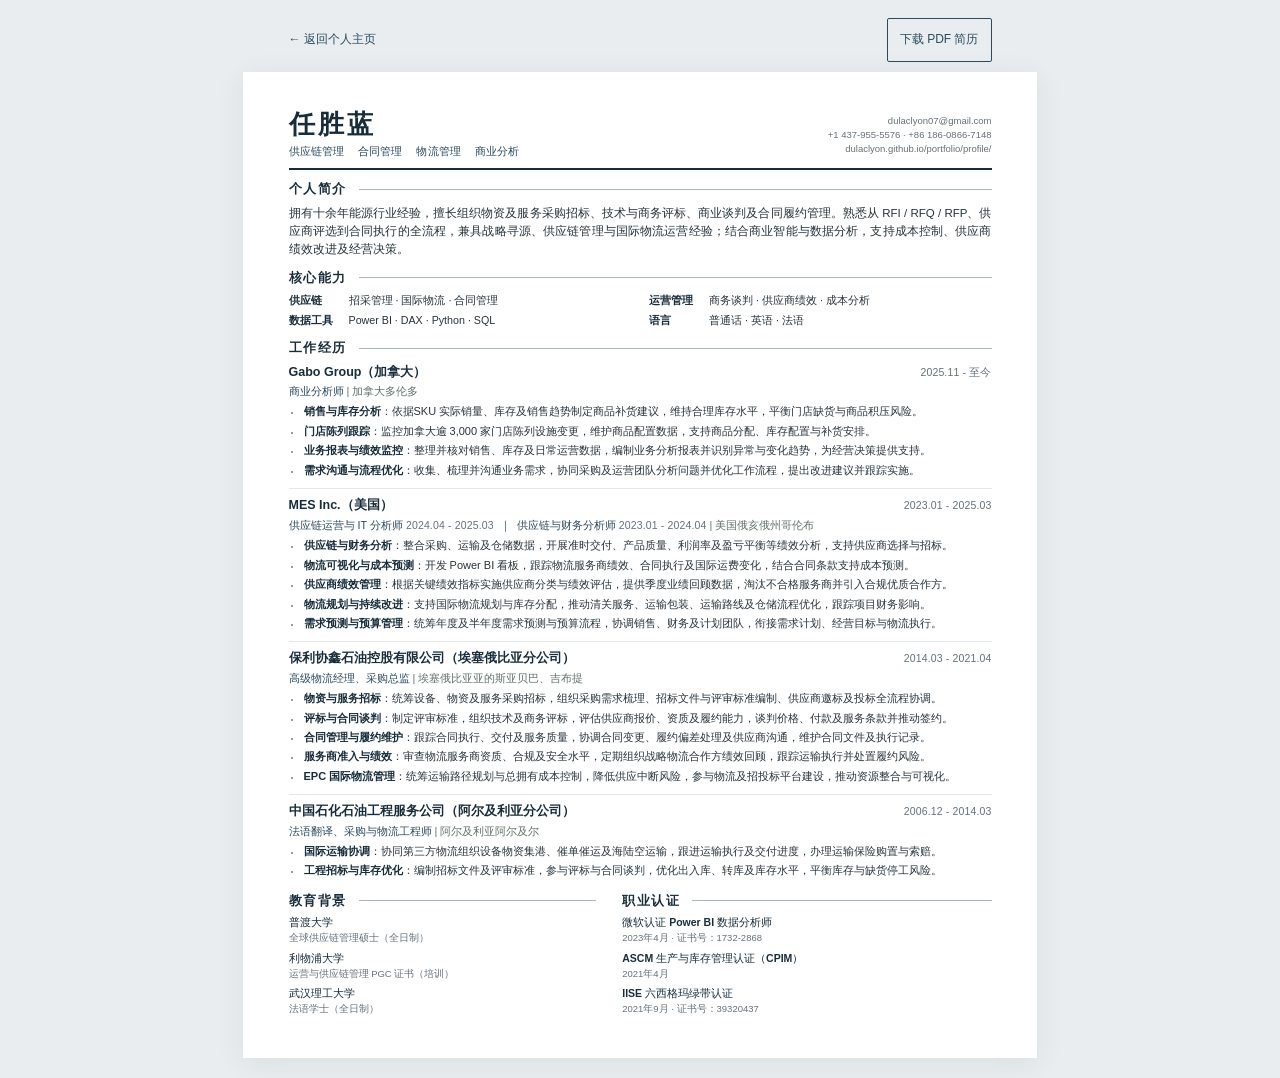
<file: profile/resume.html>
<!doctype html><html lang="zh-CN"><head><meta charset="utf-8"><meta name="viewport" content="width=device-width, initial-scale=1"><title>任胜蓝 | 中文简历</title><style>

:root{--ink:#27333b;--heading:#172d3c;--muted:#64717a;--line:#a9b7c0;--accent:#294b60}
*{box-sizing:border-box}html{background:#e9edf0}body{margin:0;color:var(--ink);font-family:"PingFang SC","Microsoft YaHei","Noto Sans CJK SC","Heiti SC",sans-serif;font-size:13px;line-height:1.65;-webkit-font-smoothing:antialiased;text-rendering:optimizeLegibility}
.paper{width:210mm;max-width:calc(100% - 40px);margin:20px auto;padding:10mm 12mm 11mm;background:#fff;box-shadow:0 5px 28px #192d3b12}
header{display:grid;grid-template-columns:1fr auto;gap:14px;align-items:center;padding-bottom:8px;border-bottom:2px solid var(--heading)}
h1{font-size:26px;letter-spacing:3px;margin:0 0 3px;line-height:1.15;font-weight:600;color:var(--heading)}.position{font-size:11px;letter-spacing:.1px;color:var(--accent);font-weight:500;margin:0}
.contact{text-align:right;font-size:9.5px;line-height:1.5;color:var(--muted);font-family:Arial,"PingFang SC",sans-serif}a{color:inherit;text-decoration:none}a:hover{text-decoration:underline}a:focus-visible{outline:2px solid var(--accent);outline-offset:3px}
section{margin-top:11px}h2{margin:0 0 6px;font-size:12.5px;font-weight:600;letter-spacing:1.5px;display:flex;align-items:center;gap:12px;color:var(--heading);line-height:1.3}h2:after{content:"";height:1px;background:var(--line);flex:1}
p{margin:0}.summary{font-size:11.5px;line-height:1.6;text-align:justify;overflow-wrap:break-word}
.skills{display:grid;grid-template-columns:1fr 1fr;column-gap:18px;row-gap:2px;font-size:10.7px;line-height:1.65}.skills p{display:grid;grid-template-columns:55px 1fr;gap:5px}.label{font-weight:600;color:var(--heading);white-space:nowrap}
.job{margin-top:9px;break-inside:avoid}.job:first-of-type{margin-top:0}.job+.job{padding-top:7px;border-top:1px solid #e3e8eb}.job-top{display:grid;grid-template-columns:minmax(0,1fr) auto;align-items:baseline;gap:16px}.company{font-size:12.5px;font-weight:600;line-height:1.5;margin:0;color:var(--heading)}.dates{font-family:Arial,sans-serif;font-size:10.5px;font-variant-numeric:tabular-nums;white-space:nowrap;color:var(--muted);letter-spacing:.15px}.role{font-size:10.8px;font-weight:500;color:var(--accent);margin-top:2px;line-height:1.5}.role+.role{margin-top:0}.location{font-size:10px;color:var(--muted);margin-top:2px}
ul{padding:0 0 0 13px;margin:4px 0 0;font-size:11px;line-height:1.58}li{padding-left:2px;margin:2px 0}li::marker{color:#6b808d;font-size:8px}li strong{font-weight:600;color:var(--heading)}
.bottom{display:grid;grid-template-columns:1fr 1.2fr;gap:26px;margin-top:0}.bottom section{margin-top:11px}.record{font-size:10.5px;line-height:1.45;margin-top:5px}.record strong{font-weight:550;color:var(--heading)}.detail{color:var(--muted);font-size:9.5px}
@page{size:A4;margin:10mm 12mm}@media print{html{background:#fff}body{print-color-adjust:exact;-webkit-print-color-adjust:exact}.paper{width:100%;max-width:none;margin:0;box-shadow:none;padding:0}header{padding-bottom:7px}section{margin-top:10px}.job{margin-top:8px}.job+.job{padding-top:6px}h2{margin-bottom:6px}.bottom section{margin-top:10px}a{color:inherit}}
@media screen and (max-width:650px){.paper{max-width:none;width:100%;margin:0;padding:25px 21px 32px;box-shadow:none}header{grid-template-columns:1fr;gap:7px}.contact{text-align:left;font-size:11px}.bottom{grid-template-columns:1fr;gap:0}.skills{grid-template-columns:1fr;font-size:11.5px;row-gap:5px}.company{font-size:12.5px}.dates{font-size:10px}.summary,ul{font-size:12px}.role{font-size:11px}.record{font-size:11.5px}.detail{font-size:10.5px}}
@media screen and (max-width:380px){.job-top{grid-template-columns:1fr;gap:1px}.dates{font-size:10.5px}.paper{padding-inline:18px}}

.resume-nav{max-width:210mm;margin:18px auto -10px;font-size:12px;padding:0 12mm;color:#294b60}.resume-nav a{display:inline-flex;align-items:center;min-height:44px}@media print{.resume-nav{display:none}}@media(max-width:650px){.resume-nav{margin:8px 0 0;padding:0 21px}}header{grid-template-columns:minmax(0,1fr) auto}.position{max-width:430px;line-height:1.6;text-wrap:balance}@media(max-width:650px){header{grid-template-columns:1fr}}.tag,.position{display:flex;flex-wrap:wrap;gap:0 14px}.tag{justify-content:center}.tag span,.position span{white-space:nowrap}.office-location{font-size:11px;line-height:1.5;color:#607168;margin:3px 0 2px}@media print{.office-location{font-size:9px}}@media(max-width:650px){.office-location{font-size:11px}}.role-location{font-weight:400;color:#607168;font-size:inherit}.resume-nav{display:flex;align-items:center;justify-content:space-between;gap:15px;flex-wrap:wrap}.pdf-download{padding:0 12px;border:1px solid #294b60;border-radius:2px}</style></head><body><nav class="resume-nav" aria-label="简历导航"><a href="about.html">← 返回个人主页</a><a class="pdf-download" href="assets/Shenglan_Ren_CV_ZH.pdf" download="Shenglan_Ren_CV_ZH.pdf">下载 PDF 简历</a></nav><main class="paper"><header><div><h1>任胜蓝</h1><p class="position"><span>供应链管理</span><span>合同管理</span><span>物流管理</span><span>商业分析</span></p></div><div class="contact"><div><a href="mailto:dulaclyon07@gmail.com">dulaclyon07@gmail.com</a></div><div>+1 437-955-5576 · +86 186-0866-7148</div><div><a href="https://dulaclyon.github.io/portfolio/profile/">dulaclyon.github.io/portfolio/profile/</a></div></div></header>
<section><h2>个人简介</h2><p class="summary">拥有十余年能源行业经验，擅长组织物资及服务采购招标、技术与商务评标、商业谈判及合同履约管理。熟悉从 RFI / RFQ / RFP、供应商评选到合同执行的全流程，兼具战略寻源、供应链管理与国际物流运营经验；结合商业智能与数据分析，支持成本控制、供应商绩效改进及经营决策。</p></section>
<section><h2>核心能力</h2><div class="skills"><p><span class="label">供应链</span><span>招采管理 · 国际物流 · 合同管理</span></p><p><span class="label">运营管理</span><span>商务谈判 · 供应商绩效 · 成本分析</span></p><p><span class="label">数据工具</span><span>Power BI · DAX · Python · SQL</span></p><p><span class="label">语言</span><span>普通话 · 英语 · 法语</span></p></div></section>
<section><h2>工作经历</h2>
<article class="job"><div class="job-top"><h3 class="company">Gabo Group（加拿大）</h3><span class="dates">2025.11 - 至今</span></div>
<p class="role">商业分析师 <span class="role-location"> | 加拿大多伦多</span></p>
<ul>
<li><strong>销售与库存分析</strong>：依据SKU 实际销量、库存及销售趋势制定商品补货建议，维持合理库存水平，平衡门店缺货与商品积压风险。</li>
<li><strong>门店陈列跟踪</strong>：监控加拿大逾 3,000 家门店陈列设施变更，维护商品配置数据，支持商品分配、库存配置与补货安排。</li>
<li><strong>业务报表与绩效监控</strong>：整理并核对销售、库存及日常运营数据，编制业务分析报表并识别异常与变化趋势，为经营决策提供支持。</li>
<li><strong>需求沟通与流程优化</strong>：收集、梳理并沟通业务需求，协同采购及运营团队分析问题并优化工作流程，提出改进建议并跟踪实施。</li>
</ul>
</article>
<article class="job"><div class="job-top"><h3 class="company">MES Inc.（美国）</h3><span class="dates">2023.01 - 2025.03</span></div>
<p class="role">供应链运营与 IT 分析师 <span class="dates">2024.04 - 2025.03</span> &nbsp;｜&nbsp; 供应链与财务分析师 <span class="dates">2023.01 - 2024.04</span> <span class="role-location"> | 美国俄亥俄州哥伦布</span></p>
<ul>
<li><strong>供应链与财务分析</strong>：整合采购、运输及仓储数据，开展准时交付、产品质量、利润率及盈亏平衡等绩效分析，支持供应商选择与招标。</li>
<li><strong>物流可视化与成本预测</strong>：开发 Power BI 看板，跟踪物流服务商绩效、合同执行及国际运费变化，结合合同条款支持成本预测。</li>
<li><strong>供应商绩效管理</strong>：根据关键绩效指标实施供应商分类与绩效评估，提供季度业绩回顾数据，淘汰不合格服务商并引入合规优质合作方。</li>
<li><strong>物流规划与持续改进</strong>：支持国际物流规划与库存分配，推动清关服务、运输包装、运输路线及仓储流程优化，跟踪项目财务影响。</li>
<li><strong>需求预测与预算管理</strong>：统筹年度及半年度需求预测与预算流程，协调销售、财务及计划团队，衔接需求计划、经营目标与物流执行。</li>
</ul>
</article>
<article class="job"><div class="job-top"><h3 class="company">保利协鑫石油控股有限公司（埃塞俄比亚分公司）</h3><span class="dates">2014.03 - 2021.04</span></div>
<p class="role">高级物流经理、采购总监 <span class="role-location"> | 埃塞俄比亚亚的斯亚贝巴、吉布提</span></p>
<ul>
<li><strong>物资与服务招标</strong>：统筹设备、物资及服务采购招标，组织采购需求梳理、招标文件与评审标准编制、供应商邀标及投标全流程协调。</li>
<li><strong>评标与合同谈判</strong>：制定评审标准，组织技术及商务评标，评估供应商报价、资质及履约能力，谈判价格、付款及服务条款并推动签约。</li>
<li><strong>合同管理与履约维护</strong>：跟踪合同执行、交付及服务质量，协调合同变更、履约偏差处理及供应商沟通，维护合同文件及执行记录。</li>
<li><strong>服务商准入与绩效</strong>：审查物流服务商资质、合规及安全水平，定期组织战略物流合作方绩效回顾，跟踪运输执行并处置履约风险。</li>
<li><strong>EPC 国际物流管理</strong>：统筹运输路径规划与总拥有成本控制，降低供应中断风险，参与物流及招投标平台建设，推动资源整合与可视化。</li>
</ul>
</article>
<article class="job"><div class="job-top"><h3 class="company">中国石化石油工程服务公司（阿尔及利亚分公司）</h3><span class="dates">2006.12 - 2014.03</span></div>
<p class="role">法语翻译、采购与物流工程师 <span class="role-location"> | 阿尔及利亚阿尔及尔</span></p>
<ul>
<li><strong>国际运输协调</strong>：协同第三方物流组织设备物资集港、催单催运及海陆空运输，跟进运输执行及交付进度，办理运输保险购置与索赔。</li>
<li><strong>工程招标与库存优化</strong>：编制招标文件及评审标准，参与评标与合同谈判，优化出入库、转库及库存水平，平衡库存与缺货停工风险。</li>
</ul>
</article>
</section><div class="bottom"><section><h2>教育背景</h2>
<p class="record"><strong>普渡大学</strong><br><span class="detail">全球供应链管理硕士（全日制）</span></p>
<p class="record"><strong>利物浦大学</strong><br><span class="detail">运营与供应链管理 PGC 证书（培训）</span></p>
<p class="record"><strong>武汉理工大学</strong><br><span class="detail">法语学士（全日制）</span></p>
</section><section><h2>职业认证</h2>
<p class="record"><strong>微软认证 Power BI 数据分析师</strong><br><span class="detail">2023年4月 · 证书号：1732-2868</span></p>
<p class="record"><strong>ASCM 生产与库存管理认证（CPIM）</strong><br><span class="detail">2021年4月</span></p>
<p class="record"><strong>IISE 六西格玛绿带认证</strong><br><span class="detail">2021年9月 · 证书号：39320437</span></p>
</section></div></main></body></html>
</file>
<file: style.css>
/* === Global Styles === */
body {
  margin: 0;
  font-family: "Segoe UI", Roboto, Arial, sans-serif;
  display: flex;
  height: 100vh;
  overflow: hidden;
  background-color: #f9f9f9;
}

/* === Sidebar === */
.sidebar {
  width: 250px;
  background: #1f1f1f; /* Dark background */
  padding: 25px 20px;
  box-shadow: 2px 0 10px rgba(0, 0, 0, 0.2);
  overflow-y: auto;
}

.sidebar h2 {
  font-size: 20px;
  color: #ffffff;
  margin-bottom: 25px;
  border-bottom: 1px solid #444;
  padding-bottom: 10px;
}

.sidebar ul {
  list-style: none;
  padding: 0;
  margin: 0;
}

.sidebar li {
  margin-bottom: 10px;
}

.sidebar .folder {
  font-weight: 600;
  font-size: 16px;
  color: #ffffff;
  padding: 8px 12px;
  border-radius: 6px;
  cursor: pointer;
  background-color: #333333;
  transition: background-color 0.3s ease;
  display: block;
}

.sidebar .folder:hover {
  background-color: #444444;
}

/* === Submenu Items === */
.submenu {
  list-style: none;
  padding-left: 15px;
  margin-top: 6px;
  border-left: 2px solid #555;
}

.submenu li {
  margin-bottom: 8px;
}

.submenu li a {
  font-size: 15px;
  color: #dddddd;
  padding: 6px 12px;
  display: block;
  text-decoration: none;
  border-radius: 4px;
  transition: background-color 0.2s ease, color 0.2s ease;
}

.submenu li a:hover,
.submenu li a.active {
  background-color: #2c3e50;
  color: #ffffff;
  font-weight: bold;
}

/* === Main Content === */
.main {
  flex: 1;
  padding: 30px;
  overflow-y: auto;
  background-color: #ffffff;
}

h1 {
  margin-top: 0;
  font-size: 26px;
  color: #2c3e50;
}

/* === Report Frame === */
iframe {
  width: 100%;
  height: 85vh;
  border: none;
  border-radius: 8px;
  box-shadow: 0 0 10px rgba(0,0,0,0.05);
}

/* === Footer Note === */
.note {
  margin-top: 15px;
  font-size: 14px;
  color: #666;
}

/* === Responsive Design === */
@media (max-width: 768px) {
  body {
    flex-direction: column;
  }

  .sidebar {
    width: 100%;
    box-shadow: none;
    border-bottom: 1px solid #ccc;
  }

  .main {
    padding: 15px;
  }

  iframe {
    height: 70vh;
  }

.sidebar .submenu li em {
  color: white !important;
}
</file>
<file: profile/assets/profile-refinements.css>
/* Shared hierarchy and document gallery for the three profile languages. */
:root{--profile-ink:#253b43;--profile-green:#284e45;--profile-muted:#586c64;--profile-rule:#cbd3cd}
.section h2,.education h2{font-size:25px;font-weight:500;line-height:1.35;letter-spacing:0}
.section-head{grid-template-columns:230px minmax(0,1fr)}
.expertise h3,.credential h3{font-size:16px;font-weight:500;line-height:1.5}
.expertise p,.bodycopy{font-size:14px;line-height:1.8;color:var(--profile-muted)}
.navlinks{gap:22px;flex-wrap:wrap;justify-content:flex-end}
.education-records{display:grid;grid-template-columns:repeat(3,minmax(0,1fr));gap:30px;margin-top:30px}
.education-records .record{margin:0;font-size:15px;line-height:1.6}
.education-records .detail{display:inline-block;margin-top:7px;font-size:13px}
.credential-grid{display:grid;grid-template-columns:repeat(2,minmax(0,1fr));gap:28px;margin-top:32px}
.credential{min-width:0;border:1px solid var(--profile-rule);background:#fff}
.credential-link{display:flex;flex-direction:column;height:100%}
.credential-image{aspect-ratio:16/11;background:#eeeee8;padding:18px;border-bottom:1px solid var(--profile-rule);display:grid;place-items:center;overflow:hidden}
.credential-image img{display:block;width:100%;height:100%;object-fit:contain;min-height:0}
.credential-copy{padding:22px 24px;display:flex;flex-direction:column;flex:1;align-items:flex-start}
.credential-copy .sub{font-size:10px;letter-spacing:1.5px;line-height:1.6}
.credential h3{margin:9px 0 10px;color:var(--profile-ink)}
.credential-copy p{font-size:12px;color:var(--profile-muted);line-height:1.7;margin:0 0 18px}
.credential-action{margin-top:auto;display:inline-flex;align-items:center;min-height:44px;font-size:13px;color:var(--profile-green);border-bottom:1px solid #a8b7a9}
.credential-link:hover .credential-action{border-color:var(--profile-green)}
.credential-link:hover{background:#fafbf8}
.credential-link:focus-visible{outline:3px solid #a36c44;outline-offset:4px}
.credential-note{font-size:12px;color:var(--profile-muted);line-height:1.8;margin:22px 0 0}
.certificate-dialog{width:min(1100px,calc(100% - 40px));max-height:92dvh;padding:24px;border:1px solid var(--profile-rule);background:#f7f6f2;color:var(--profile-ink);overscroll-behavior:contain}
.certificate-dialog::backdrop{background:rgb(18 35 31 / .78)}
.certificate-toolbar{display:flex;gap:20px;justify-content:space-between;align-items:flex-start;margin-bottom:20px}
.certificate-toolbar h2{font-size:20px;font-weight:500;line-height:1.5;margin:0}
.certificate-close{flex-shrink:0;min-height:44px;padding:8px 14px;border:1px solid var(--profile-green);background:transparent;color:var(--profile-green);font:inherit;font-size:14px;cursor:pointer}
.certificate-close:focus-visible,.certificate-original:focus-visible{outline:2px solid #a36c44;outline-offset:4px}
.certificate-full{display:block;width:100%;height:auto;background:#fff}
.certificate-caption{font-size:13px;line-height:1.7;color:var(--profile-muted);margin:18px 0 5px}
.certificate-original{display:inline-flex;align-items:center;min-height:44px;text-decoration:underline;font-size:13px;color:var(--profile-green)}
html:has(.certificate-dialog[open]){overflow:hidden}
@media(max-width:760px){
 .section-head{grid-template-columns:1fr}
 .section h2,.education h2{font-size:24px}
 .education-records{grid-template-columns:1fr;gap:22px}
 .credential-grid{gap:20px}
 .credential-copy{padding:18px}
 .credential-image{padding:12px}
 .navlinks{justify-content:flex-start;gap:4px 18px}
}
@media(max-width:560px){
 .credential-grid{grid-template-columns:1fr}
 .certificate-dialog{width:calc(100% - 20px);padding:16px;max-height:94dvh}
 .certificate-toolbar{gap:12px}
 .certificate-toolbar h2{font-size:17px}
 .certificate-close{padding:8px 10px}
}
@media print{.certificate-dialog{display:none}.credential{break-inside:avoid}.credential-grid{grid-template-columns:1fr 1fr}}
</file>
